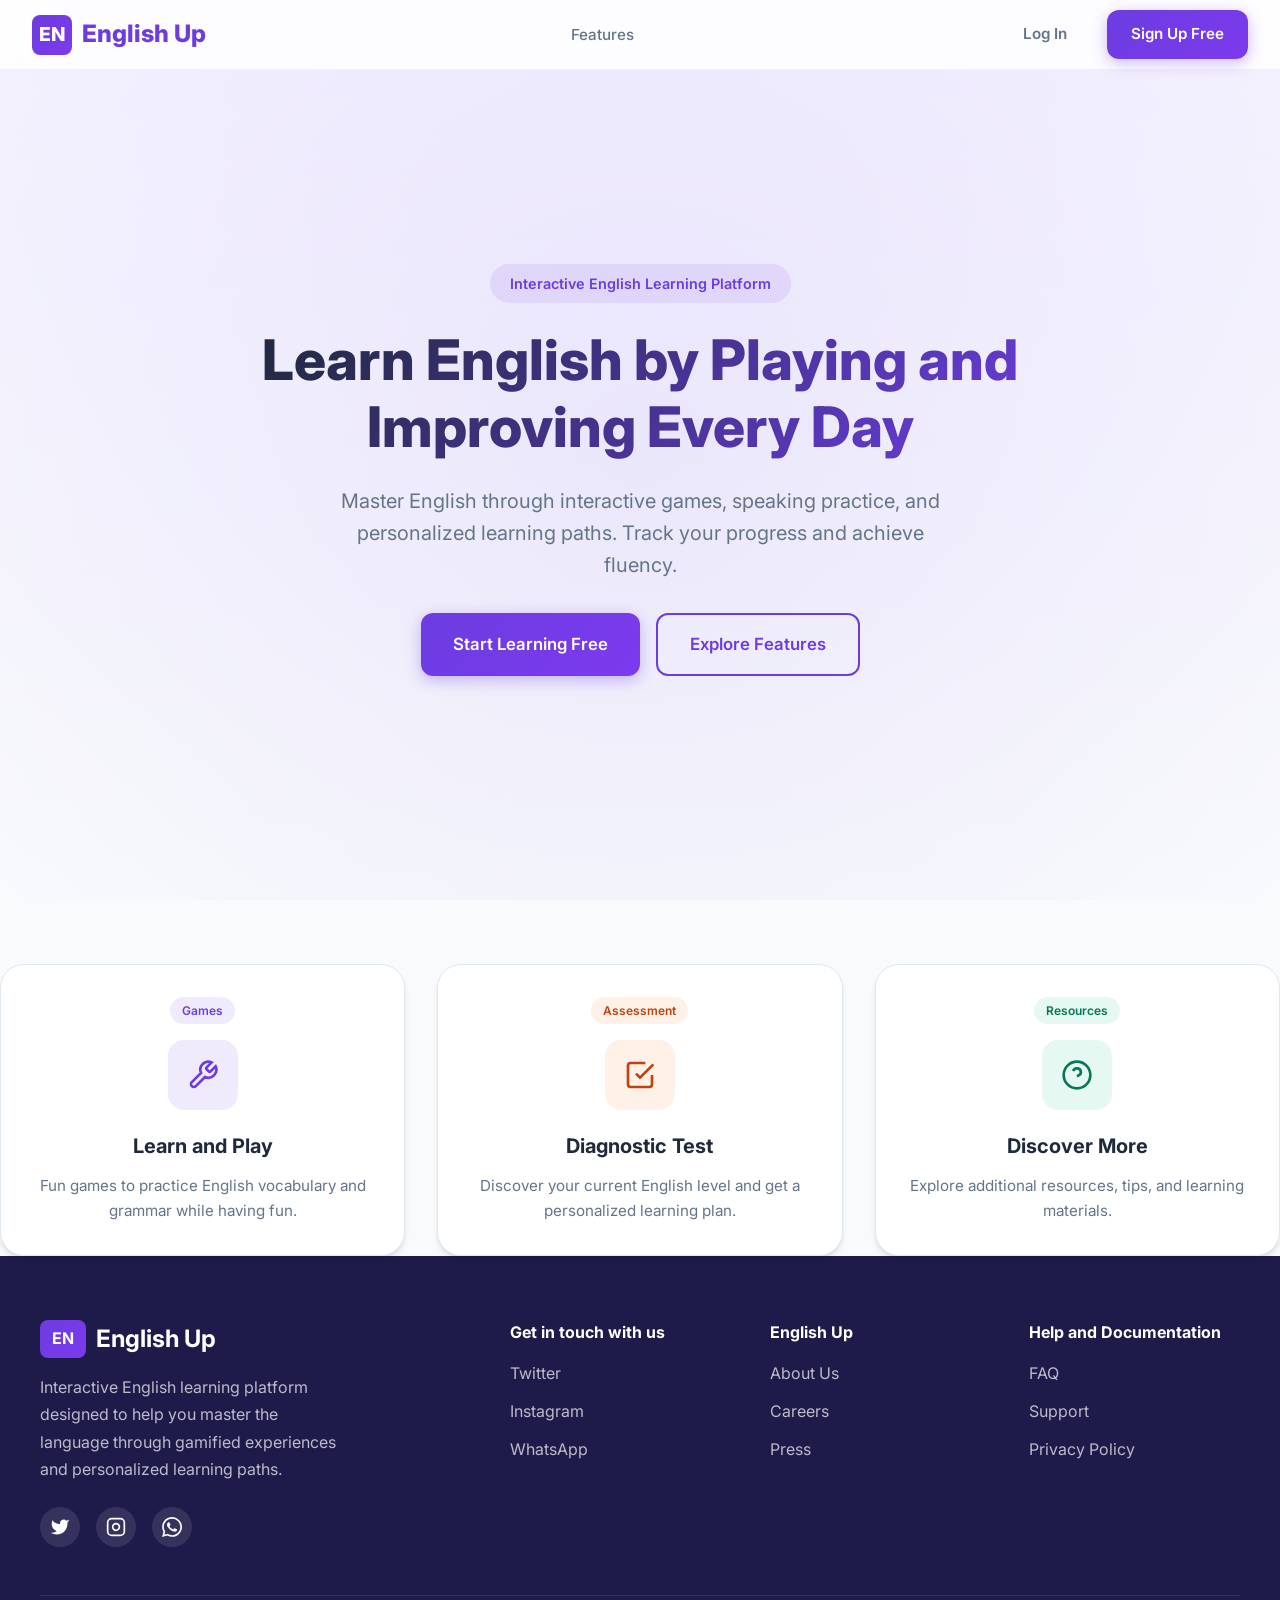
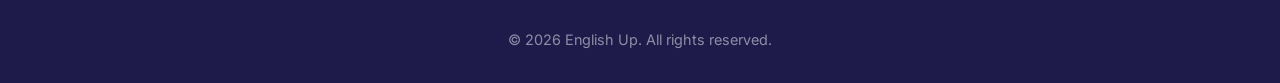
<file: index.html>
<!DOCTYPE html>
<html lang="en-US">
<head>
  <meta charset="UTF-8">
  <meta name="viewport" content="width=device-width, initial-scale=1.0">
  <title>English Up - Learn English by Playing</title>
  <link rel="preconnect" href="https://fonts.googleapis.com">
  <link rel="preconnect" href="https://fonts.gstatic.com" crossorigin>
  <link href="https://fonts.googleapis.com/css2?family=Inter:wght@400;500;600;700;800&display=swap" rel="stylesheet">
  <link rel="stylesheet" href="css/styles.css">
  <script>
    (function redirectAuthCallback() {
      const authParams = window.location.search + window.location.hash;
      const hasAuthCallback = /access_token|refresh_token|type=(signup|recovery)|error=/.test(authParams);
      if (hasAuthCallback) window.location.replace('login.html' + window.location.search + window.location.hash);
    })();
  </script></head>
<body>
  <a href="#main-content" class="skip-link">Skip to main content</a>
  <header>
  <nav class="navbar" id="navbar" aria-label="Main navigation">
    <a href="index.html" class="nav-brand">
      <span class="brand-icon" aria-hidden="true">EN</span>
      English Up
    </a>
    <ul class="nav-links">
      <li><a href="#features">Features</a></li>
    </ul>
    <div class="nav-actions">
      <a href="login.html" class="btn btn-ghost">Log In</a>
      <a href="login.html?mode=signup" class="btn btn-primary">Sign Up Free</a>
    </div>
  </nav>
  </header>

  <main id="main-content">
  <section class="hero">
    <div class="hero-content">
      <span class="hero-badge">Interactive English Learning Platform</span>
      <h1>Learn English by Playing and Improving Every Day</h1>
      <p>Master English through interactive games, speaking practice, and personalized learning paths. Track your progress and achieve fluency.</p>
      <div class="hero-buttons">
        <a href="login.html?mode=signup" class="btn btn-primary btn-lg">Start Learning Free</a>
        <a href="#features" class="btn btn-outline btn-lg">Explore Features</a>
      </div>
    </div>
  </section>

  <section class="hero-features" id="features" aria-label="Platform features">
    <div class="feature-card slide-up">
      <span class="feature-tag tag-purple">Games</span>
      <div class="feature-icon purple" aria-hidden="true">
        <svg width="32" height="32" fill="none" stroke="currentColor" stroke-width="2" viewBox="0 0 24 24"><path d="M14.7 6.3a1 1 0 0 0 0 1.4l1.6 1.6a1 1 0 0 0 1.4 0l3.77-3.77a6 6 0 0 1-7.94 7.94l-6.91 6.91a2.12 2.12 0 0 1-3-3l6.91-6.91a6 6 0 0 1 7.94-7.94l-3.76 3.76z"/></svg>
      </div>
      <h3>Learn and Play</h3>
      <p>Fun games to practice English vocabulary and grammar while having fun.</p>
    </div>
    <a href="login.html?mode=signup" class="feature-card slide-up" style="animation-delay: 0.1s; text-decoration: none; color: inherit;">
      <span class="feature-tag tag-orange">Assessment</span>
      <div class="feature-icon orange" aria-hidden="true">
        <svg width="32" height="32" fill="none" stroke="currentColor" stroke-width="2" viewBox="0 0 24 24"><path d="M9 11l3 3L22 4"/><path d="M21 12v7a2 2 0 0 1-2 2H5a2 2 0 0 1-2-2V5a2 2 0 0 1 2-2h11"/></svg>
      </div>
      <h3>Diagnostic Test</h3>
      <p>Discover your current English level and get a personalized learning plan.</p>
    </a>
    <div class="feature-card slide-up" style="animation-delay: 0.2s">
      <span class="feature-tag tag-green">Resources</span>
      <div class="feature-icon green" aria-hidden="true">
        <svg width="32" height="32" fill="none" stroke="currentColor" stroke-width="2" viewBox="0 0 24 24"><circle cx="12" cy="12" r="10"/><path d="M9.09 9a3 3 0 0 1 5.83 1c0 2-3 3-3 3"/><path d="M12 17h.01"/></svg>
      </div>
      <h3>Discover More</h3>
      <p>Explore additional resources, tips, and learning materials.</p>
    </div>
  </section>
  </main>

  <footer class="footer" id="footer" role="contentinfo">
    <div class="footer-content">
      <div class="footer-brand">
        <h3>
          <span class="brand-icon" style="background: var(--primary-gradient); color: white; padding: 6px 12px; border-radius: 8px; font-size: 1rem;" aria-hidden="true">EN</span>
          English Up
        </h3>
        <p>Interactive English learning platform designed to help you master the language through gamified experiences and personalized learning paths.</p>
        <div class="social-links">
          <span aria-hidden="true">
            <svg width="20" height="20" fill="currentColor" viewBox="0 0 24 24" aria-hidden="true"><path d="M23 3a10.9 10.9 0 0 1-3.14 1.53 4.48 4.48 0 0 0-7.86 3v1A10.66 10.66 0 0 1 3 4s-4 9 5 13a11.64 11.64 0 0 1-7 2c9 5 20 0 20-11.5a4.5 4.5 0 0 0-.08-.83A7.72 7.72 0 0 0 23 3z"/></svg>
          </span>
          <span aria-hidden="true">
            <svg width="20" height="20" fill="none" stroke="currentColor" stroke-width="2" viewBox="0 0 24 24" aria-hidden="true"><rect x="2" y="2" width="20" height="20" rx="5" ry="5"/><path d="M16 11.37A4 4 0 1 1 12.63 8 4 4 0 0 1 16 11.37z"/><line x1="17.5" y1="6.5" x2="17.51" y2="6.5"/></svg>
          </span>
          <span aria-hidden="true">
            <svg width="20" height="20" fill="currentColor" viewBox="0 0 24 24" aria-hidden="true"><path d="M17.472 14.382c-.297-.149-1.758-.867-2.03-.967-.273-.099-.471-.148-.67.15-.197.297-.767.966-.94 1.164-.173.199-.347.223-.644.075-.297-.15-1.255-.463-2.39-1.475-.883-.788-1.48-1.761-1.653-2.059-.173-.297-.018-.458.13-.606.134-.133.298-.347.446-.52.149-.174.198-.298.298-.497.099-.198.05-.371-.025-.52-.075-.149-.669-1.612-.916-2.207-.242-.579-.487-.5-.669-.51-.173-.008-.371-.01-.57-.01-.198 0-.52.074-.792.372-.272.297-1.04 1.016-1.04 2.479 0 1.462 1.065 2.875 1.213 3.074.149.198 2.096 3.2 5.077 4.487.709.306 1.262.489 1.694.625.712.227 1.36.195 1.871.118.571-.085 1.758-.719 2.006-1.413.248-.694.248-1.289.173-1.413-.074-.124-.272-.198-.57-.347m-5.421 7.403h-.004a9.87 9.87 0 01-5.031-1.378l-.361-.214-3.741.982.998-3.648-.235-.374a9.86 9.86 0 01-1.51-5.26c.001-5.45 4.436-9.884 9.888-9.884 2.64 0 5.122 1.03 6.988 2.898a9.825 9.825 0 012.893 6.994c-.003 5.45-4.437 9.884-9.885 9.884m8.413-18.297A11.815 11.815 0 0012.05 0C5.495 0 .16 5.335.157 11.892c0 2.096.547 4.142 1.588 5.945L.057 24l6.305-1.654a11.882 11.882 0 005.683 1.448h.005c6.554 0 11.89-5.335 11.893-11.893a11.821 11.821 0 00-3.48-8.413z"/></svg>
          </span>
        </div>
      </div>
      <div class="footer-links">
        <h4>Get in touch with us</h4>
        <ul>
          <li><span>Twitter</span></li>
          <li><span>Instagram</span></li>
          <li><span>WhatsApp</span></li>
        </ul>
      </div>
      <div class="footer-links">
        <h4>English Up</h4>
        <ul>
          <li><span>About Us</span></li>
          <li><span>Careers</span></li>
          <li><span>Press</span></li>
        </ul>
      </div>
      <div class="footer-links">
        <h4>Help and Documentation</h4>
        <ul>
          <li><span>FAQ</span></li>
          <li><span>Support</span></li>
          <li><span>Privacy Policy</span></li>
        </ul>
      </div>
    </div>
    <div class="footer-bottom">
      <p>&copy; <script>document.write(new Date().getFullYear())</script> English Up. All rights reserved.</p>
    </div>
  </footer>

  <script src="js/supabase.js"></script>
  <script src="js/supabase-config.js"></script>
  <script src="js/main.js"></script>
</body>
</html>
</file>
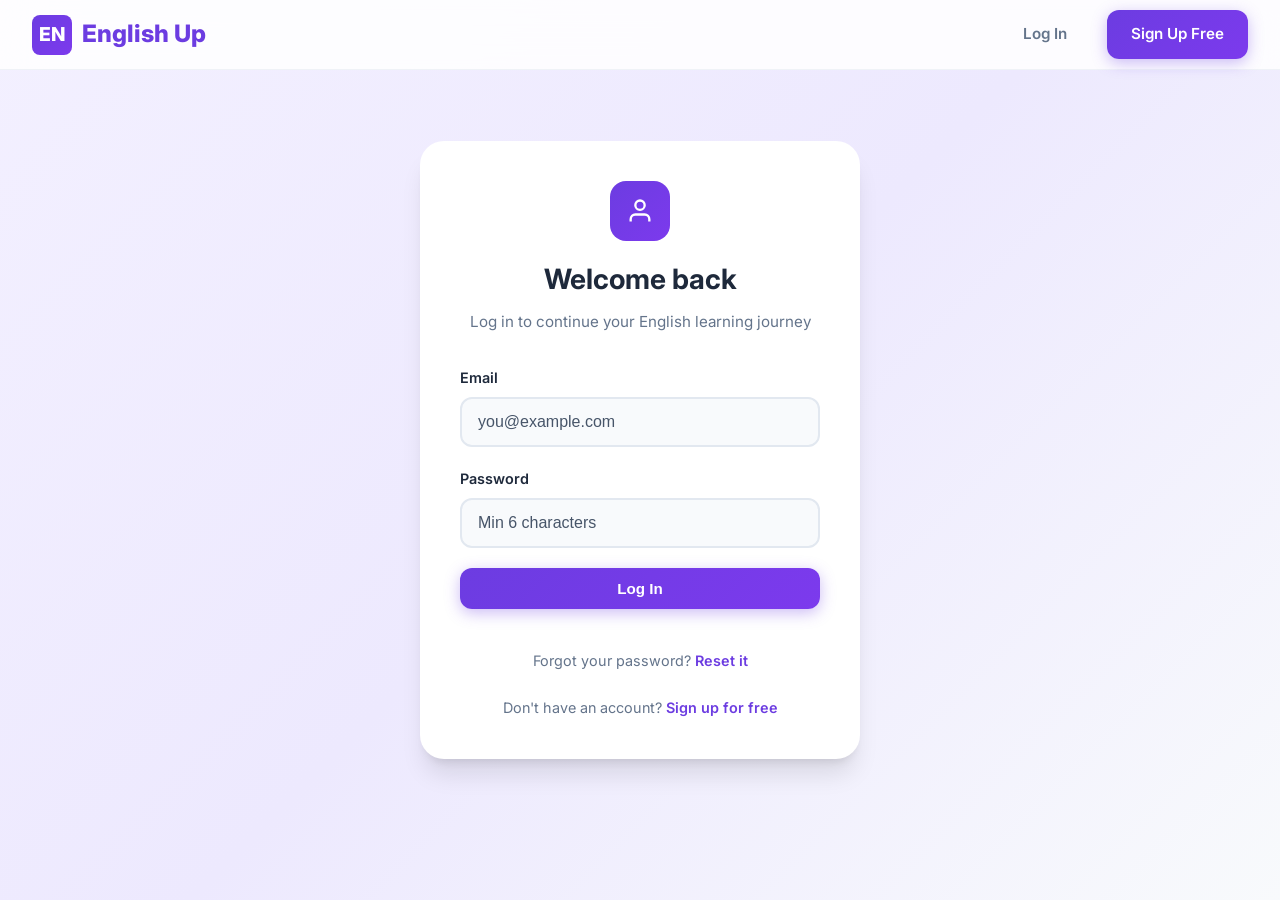
<file: activities.html>
<!DOCTYPE html>
<html lang="en-US">
<head>
  <meta charset="UTF-8">
  <meta name="viewport" content="width=device-width, initial-scale=1.0">
  <title>Activities - English Up</title>
  <link rel="preconnect" href="https://fonts.googleapis.com">
  <link rel="preconnect" href="https://fonts.gstatic.com" crossorigin>
  <link href="https://fonts.googleapis.com/css2?family=Inter:wght@400;500;600;700;800&display=swap" rel="stylesheet">
  <link rel="stylesheet" href="css/styles.css">
</head>
<body data-managed-page-focus>
  <a href="#main-content" class="skip-link">Skip to main content</a>
  <header>
  <nav class="navbar" id="navbar" aria-label="Main navigation">
    <a href="index.html" class="nav-brand">
      <span class="brand-icon" aria-hidden="true">EN</span>
      English Up
    </a>
    <ul class="nav-links">
      <li><a href="dashboard.html">Home</a></li>
      <li><a href="activities.html" class="active" aria-current="page">Activities</a></li>
      <li><a href="progress.html">Progress</a></li>
      <li><a href="speaking.html">Speaking</a></li>
      <li><a href="grammar.html">Writing</a></li>
      <li><a href="reading.html">Reading</a></li>
    </ul>
    <div class="nav-actions">
      <div class="nav-user" id="userMenu" aria-labelledby="userName">
        <div class="nav-user-avatar" id="userAvatar" aria-hidden="true">--</div>
        <span id="userName">Loading...</span>
      </div>
      <button class="btn btn-ghost btn-sm" onclick="handleLogout()" aria-label="Log out">
        <svg width="18" height="18" fill="none" stroke="currentColor" stroke-width="2" viewBox="0 0 24 24" aria-hidden="true"><path d="M9 21H5a2 2 0 0 1-2-2V5a2 2 0 0 1 2-2h4"/><polyline points="16 17 21 12 16 7"/><line x1="21" y1="12" x2="9" y2="12"/></svg>
      </button>
    </div>
  </nav>
  </header>

  <main id="main-content">
  <div class="activities-page">
    <div class="activities-container">
      <aside class="sidebar" aria-label="Module navigation">
        <p class="sidebar-title" id="modules-nav-title">Modules</p>
        <ul class="sidebar-menu" aria-labelledby="modules-nav-title">
          <li><a href="#" class="active" data-module="grammar" onclick="loadModule('grammar', this); return false;" aria-current="page">
            <svg width="18" height="18" fill="none" stroke="currentColor" stroke-width="2" viewBox="0 0 24 24" aria-hidden="true"><rect x="3" y="3" width="18" height="18" rx="2" ry="2"/><line x1="3" y1="9" x2="21" y2="9"/><line x1="9" y1="21" x2="9" y2="9"/></svg>
            Grammar
          </a></li>
          <li><a href="#" data-module="vocabulary" onclick="loadModule('vocabulary', this); return false;">
            <svg width="18" height="18" fill="none" stroke="currentColor" stroke-width="2" viewBox="0 0 24 24" aria-hidden="true"><path d="M4 19.5A2.5 2.5 0 0 1 6.5 17H20"/><path d="M6.5 2H20v20H6.5A2.5 2.5 0 0 1 4 19.5v-15A2.5 2.5 0 0 1 6.5 2z"/></svg>
            Vocabulary
          </a></li>
          <li><a href="#" data-module="writing" onclick="loadModule('writing', this); return false;">
            <svg width="18" height="18" fill="none" stroke="currentColor" stroke-width="2" viewBox="0 0 24 24" aria-hidden="true"><path d="M11 4H4a2 2 0 0 0-2 2v14a2 2 0 0 0 2 2h14a2 2 0 0 0 2-2v-7"/><path d="M18.5 2.5a2.121 2.121 0 0 1 3 3L12 15l-4 1 1-4 9.5-9.5z"/></svg>
            Writing
          </a></li>
        </ul>
      </aside>

      <div class="activity-main">
        <div class="activity-header">
          <h1 id="moduleTitle" tabindex="0">Grammar Exercises</h1>
          <span style="color: var(--text-secondary);" id="questionCounter" tabindex="0">Question 1 of 0</span>
        </div>

        <div class="activity-content" id="exerciseContent">
          <div style="text-align: center; padding: 3rem; color: var(--text-secondary);">
            <p>Loading exercises...</p>
          </div>
        </div>

        <div class="stats-sidebar" aria-label="Session statistics">
          <h3>
            <svg width="20" height="20" fill="none" stroke="currentColor" stroke-width="2" viewBox="0 0 24 24" aria-hidden="true"><path d="M18 20V10M12 20V4M6 20v-6"/></svg>
            Stats
          </h3>
          <div class="stat-row">
            <span class="stat-label">Correct Answers</span>
            <span class="stat-number green" id="correctCount">0</span>
          </div>
          <div class="stat-row">
            <span class="stat-label">Incorrect Answers</span>
            <span class="stat-number red" id="incorrectCount">0</span>
          </div>
          <div class="stat-row">
            <span class="stat-label">Practice Grade</span>
            <span class="stat-number" style="color: var(--primary);" id="practiceGrade">--</span>
          </div>
        </div>
      </div>
    </div>
  </main>

  <script src="js/supabase.js"></script>
  <script src="js/supabase-config.js"></script>
  <script src="js/main.js"></script>
  <script>
    let currentUser = null;
    let currentModule = 'grammar';
    let exercises = [];
    let currentIndex = 0;
    let correctAnswers = 0;
    let incorrectAnswers = 0;
    let userLevel = 'A1';
    let hasRenderedInitialExercise = false;

    async function init() {
      currentUser = await getUser();
      if (!currentUser) {
        window.location.href = 'login.html';
        return;
      }

      const diagnosticDone = await hasCompletedDiagnostic(currentUser.id);
      if (!diagnosticDone) {
        window.location.href = 'diagnostic.html';
        return;
      }

      let profile = await getProfile(currentUser.id);
      if (!profile) {
        profile = { full_name: currentUser.email, level: 'A1', streak: 0, total_exercises: 0, accuracy: 0 };
      }
      const initials = profile.full_name ? profile.full_name.split(' ').map(n => n[0]).join('').toUpperCase() : currentUser.email[0].toUpperCase();
      document.getElementById('userAvatar').textContent = initials;
      document.getElementById('userName').textContent = profile.full_name || currentUser.email;
      userLevel = profile.level || 'A1';

      const params = new URLSearchParams(window.location.search);
      const moduleParam = params.get('module');
      if (moduleParam) currentModule = moduleParam;

      document.querySelectorAll('.sidebar-menu a').forEach(a => {
        a.classList.remove('active');
        a.removeAttribute('aria-current');
      });
      const activeModuleLink = document.querySelector(`[data-module="${currentModule}"]`);
      activeModuleLink?.classList.add('active');
      activeModuleLink?.setAttribute('aria-current', 'page');
      await loadModule(currentModule);
    }

    async function loadModule(module, el) {
      if (el) {
        document.querySelectorAll('.sidebar-menu a').forEach(a => {
          a.classList.remove('active');
          a.removeAttribute('aria-current');
        });
        el.classList.add('active');
        el.setAttribute('aria-current', 'page');
      }
      currentModule = module;
      currentIndex = 0;
      correctAnswers = 0;
      incorrectAnswers = 0;
      updateStats();

      const titles = { grammar: 'Grammar Exercises', vocabulary: 'Vocabulary Exercises', writing: 'Writing Exercises' };
      document.getElementById('moduleTitle').textContent = titles[module] || 'Exercises';

      try {
        exercises = await getExercises(module, userLevel);
        if (exercises.length === 0) {
          document.getElementById('exerciseContent').innerHTML = '<div style="text-align:center;padding:3rem;color:var(--text-secondary);"><p>No exercises available yet for this module.</p></div>';
          document.getElementById('questionCounter').textContent = 'No exercises';
          return;
        }
        renderExercise();
      } catch (error) {
        console.error('Error loading exercises:', error);
      }
    }

    function renderExercise() {
      if (currentIndex >= exercises.length) {
        showResults();
        return;
      }

      const ex = exercises[currentIndex];
      const options = ex.options || [];
      document.getElementById('questionCounter').textContent = `Question ${currentIndex + 1} of ${exercises.length}`;

      let optionsHtml = '';
      if (options.length > 0) {
        optionsHtml = '<div class="options-list" aria-label="Answer choices">' + options.map((opt, i) =>
          `<button type="button" class="option-item" aria-pressed="false" data-value="${opt}" onclick="selectOption(this, '${opt.replace(/'/g, "\\'")}')">
            <div class="option-radio" aria-hidden="true"></div>
            <span class="option-text">${opt}</span>
          </button>`
        ).join('') + '</div>';
      }

      document.getElementById('exerciseContent').innerHTML = `
        <div class="question-card fade-in">
          <div class="question-number" id="activityQuestionNumber" tabindex="0">Question ${currentIndex + 1} of ${exercises.length}</div>
          <div class="question-text" tabindex="0">${ex.question}</div>
          ${optionsHtml}
        </div>
        <div id="feedbackArea" role="status" aria-live="polite" aria-atomic="true"></div>
        <div style="display: flex; gap: 1rem; margin-top: 1.5rem;">
          <button class="btn btn-ghost" onclick="prevExercise()" ${currentIndex === 0 ? 'disabled' : ''} style="flex:1;">
            <svg width="18" height="18" fill="none" stroke="currentColor" stroke-width="2" viewBox="0 0 24 24"><path d="M19 12H5M12 19l-7-7 7-7"/></svg>
            Previous
          </button>
          <button class="btn btn-primary" id="checkBtn" onclick="checkAnswer()" style="flex:2;">
            Check Answer
          </button>
        </div>
      `;

      if (!hasRenderedInitialExercise) {
        document.getElementById('moduleTitle')?.focus();
        hasRenderedInitialExercise = true;
      } else {
        document.getElementById('activityQuestionNumber')?.focus();
      }
    }

    function selectOption(el, value) {
      document.querySelectorAll('.option-item').forEach(o => {
        o.classList.remove('selected');
        o.setAttribute('aria-pressed', 'false');
      });
      el.classList.add('selected');
      el.setAttribute('aria-pressed', 'true');
    }

    async function checkAnswer() {
      const selected = document.querySelector('.option-item.selected');
      if (!selected) {
        document.getElementById('feedbackArea').textContent = 'Select an answer before checking.';
        return;
      }

      const ex = exercises[currentIndex];
      const answer = selected.dataset.value;
      const isCorrect = answer === ex.correct_answer;

      document.querySelectorAll('.option-item').forEach(opt => {
        opt.disabled = true;
        if (opt.dataset.value === ex.correct_answer) opt.classList.add('correct');
        else if (opt.classList.contains('selected') && !isCorrect) opt.classList.add('incorrect');
      });

      if (isCorrect) correctAnswers++;
      else incorrectAnswers++;

      try {
        await saveProgress(currentUser.id, ex.id, isCorrect, answer);
        await updateStreak(currentUser.id);
      } catch(e) { console.error(e); }

      const feedbackArea = document.getElementById('feedbackArea');
      feedbackArea.innerHTML = `
        <div class="feedback-box ${isCorrect ? 'correct' : 'incorrect'}" style="margin-top:1rem;" role="status" aria-live="polite">
          <div class="feedback-title">
            <svg width="20" height="20" fill="currentColor" viewBox="0 0 24 24">${isCorrect
              ? '<path d="M22 11.08V12a10 10 0 1 1-5.93-9.14"/><polyline points="22 4 12 14.01 9 11.01"/>'
              : '<circle cx="12" cy="12" r="10"/><line x1="15" y1="9" x2="9" y2="15"/><line x1="9" y1="9" x2="15" y2="15"/>'}
            </svg>
            ${isCorrect ? 'Correct!' : 'Incorrect'}
          </div>
          <p class="feedback-text">${ex.explanation || (isCorrect ? 'Well done!' : 'The correct answer is: ' + ex.correct_answer)}</p>
        </div>
      `;

      document.getElementById('checkBtn').textContent = 'Next Exercise';
      document.getElementById('checkBtn').onclick = nextExercise;

      updateStats();
    }

    function nextExercise() {
      currentIndex++;
      renderExercise();
    }

    function prevExercise() {
      if (currentIndex > 0) {
        currentIndex--;
        renderExercise();
      }
    }

    function updateStats() {
      document.getElementById('correctCount').textContent = correctAnswers;
      document.getElementById('incorrectCount').textContent = incorrectAnswers;
      const total = correctAnswers + incorrectAnswers;
      if (total > 0) {
        const grade = correctAnswers / total >= 0.9 ? 'A+' : correctAnswers / total >= 0.8 ? 'A' : correctAnswers / total >= 0.7 ? 'B' : correctAnswers / total >= 0.6 ? 'C' : 'D';
        document.getElementById('practiceGrade').textContent = grade;
      }
    }

    function showResults() {
      const percentage = exercises.length > 0 ? Math.round((correctAnswers / exercises.length) * 100) : 0;
      saveScore(currentUser.id, correctAnswers, exercises.length, currentModule).catch(console.error);

      document.getElementById('exerciseContent').innerHTML = `
        <div class="question-card fade-in" style="text-align:center;">
          <div style="font-size:4rem;margin-bottom:1rem;">${percentage >= 70 ? '🎉' : '📚'}</div>
          <h2 id="activityResultsTitle" tabindex="-1" style="margin-bottom:1rem;">Module Complete!</h2>
          <div class="stat-value green" style="font-size:3rem;margin-bottom:1rem;">${percentage}%</div>
          <p style="color:var(--text-secondary);margin-bottom:2rem;">You got ${correctAnswers} out of ${exercises.length} correct</p>
          <div style="display:flex;gap:1rem;justify-content:center;">
            <button class="btn btn-outline" onclick="loadModule('${currentModule}')">Try Again</button>
            <a href="dashboard.html" class="btn btn-primary">Back to Dashboard</a>
          </div>
        </div>
      `;
      document.getElementById('questionCounter').textContent = 'Complete!';
      document.getElementById('activityResultsTitle')?.focus();
    }

    async function handleLogout() {
      await signOut();
      window.location.href = 'index.html';
    }

    init();
  </script>
</body>
</html>
</file>
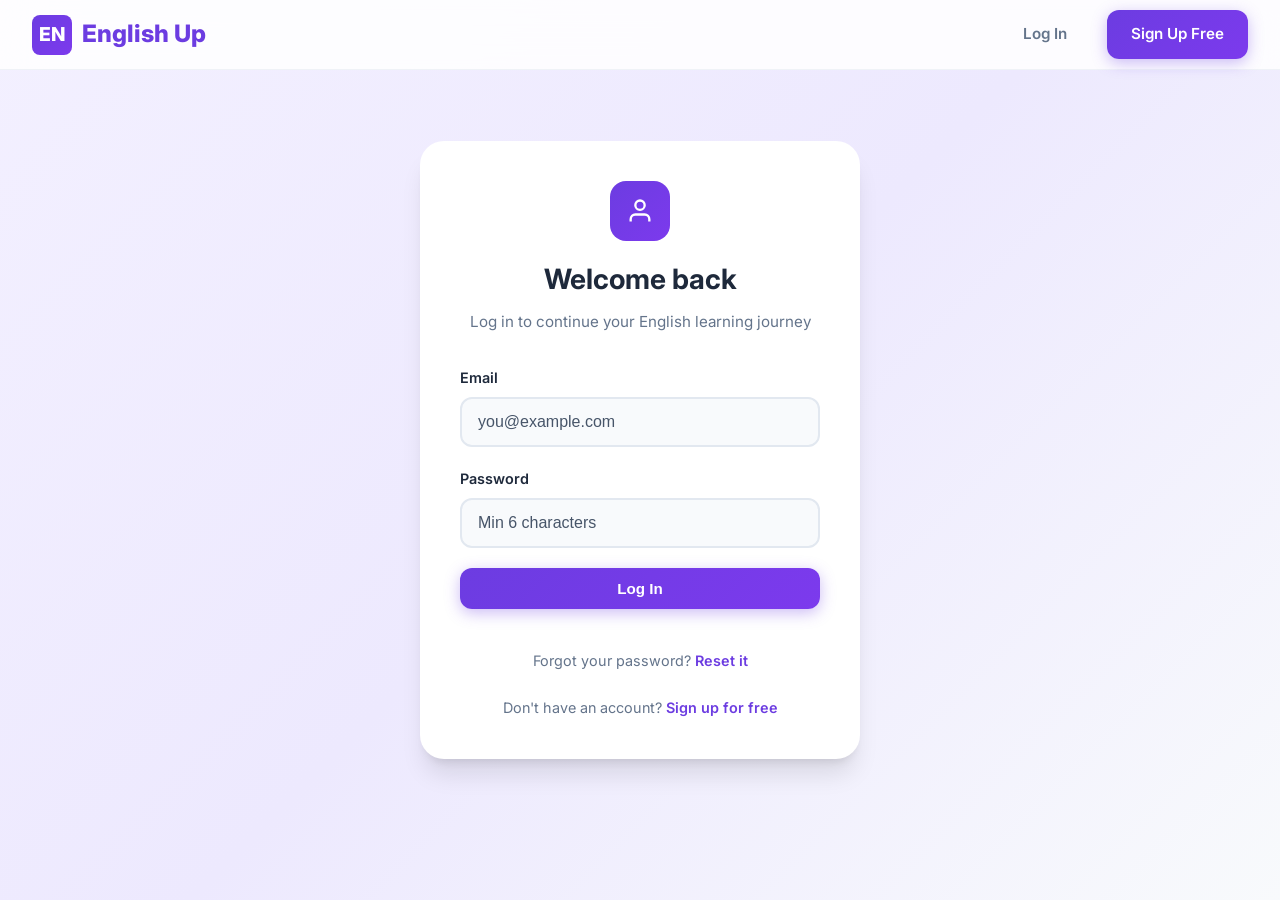
<file: dashboard.html>
<!DOCTYPE html>
<html lang="en-US">
<head>
  <meta charset="UTF-8">
  <meta name="viewport" content="width=device-width, initial-scale=1.0">
  <title>Dashboard - English Up</title>
  <link rel="preconnect" href="https://fonts.googleapis.com">
  <link rel="preconnect" href="https://fonts.gstatic.com" crossorigin>
  <link href="https://fonts.googleapis.com/css2?family=Inter:wght@400;500;600;700;800&display=swap" rel="stylesheet">
  <link rel="stylesheet" href="css/styles.css">
</head>
<body>
<a href="#main-content" class="skip-link">Skip to main content</a>
<header>
  <nav class="navbar" id="navbar" aria-label="Main navigation">
    <a href="index.html" class="nav-brand">
      <span class="brand-icon" aria-hidden="true">EN</span>
      English Up
    </a>
    <ul class="nav-links">
      <li><a href="dashboard.html" class="active" aria-current="page">Home</a></li>
      <li><a href="activities.html">Activities</a></li>
      <li><a href="progress.html">Progress</a></li>
      <li><a href="speaking.html">Speaking</a></li>
      <li><a href="grammar.html">Writing</a></li>
      <li><a href="reading.html">Reading</a></li>
    </ul>
    <div class="nav-actions">
      <div class="nav-user" id="userMenu" aria-labelledby="userName">
        <div class="nav-user-avatar" id="userAvatar" aria-hidden="true">--</div>
        <span id="userName">Loading...</span>
      </div>
      <button class="btn btn-ghost btn-sm" onclick="handleLogout()" aria-label="Log out">
        <svg width="18" height="18" fill="none" stroke="currentColor" stroke-width="2" viewBox="0 0 24 24" aria-hidden="true"><path d="M9 21H5a2 2 0 0 1-2-2V5a2 2 0 0 1 2-2h4"/><polyline points="16 17 21 12 16 7"/><line x1="21" y1="12" x2="9" y2="12"/></svg>
      </button>
    </div>
  </nav>
</header>

<main id="main-content" tabindex="-1">

  <div class="dashboard">
    <div class="dashboard-header">
      <h1>Welcome <span id="welcomeName">User</span></h1>
      <p>Keep learning by your side</p>
    </div>

    <div class="dashboard-content">
      <p class="section-title" id="modules-heading" role="heading" aria-level="2">Learn and Play</p>
      <div class="modules-grid" role="region" aria-labelledby="modules-heading">
        <a href="activities.html?module=grammar" class="module-card learn" style="text-decoration: none;">
          <div class="module-icon purple" aria-hidden="true">
            <svg width="24" height="24" fill="none" stroke="currentColor" stroke-width="2" viewBox="0 0 24 24"><polygon points="5 3 19 12 5 21 5 3"/></svg>
          </div>
          <h3>Learn & Play</h3>
          <p>Practice vocabulary and grammar through interactive exercises.</p>
          <div class="module-progress">
            <div class="progress-bar" role="progressbar" aria-valuenow="0" aria-valuemin="0" aria-valuemax="100" aria-label="Grammar progress">
              <div class="progress-fill" id="grammarProgress" style="width: 0%"></div>
            </div>
            <div class="progress-text">
              <span id="grammarText">Loading...</span>
              <span id="grammarPercent">0%</span>
            </div>
          </div>
        </a>

        <a href="speaking.html" class="module-card speaking" style="text-decoration: none; color: inherit;">
          <div class="module-icon green" aria-hidden="true">
            <svg width="24" height="24" fill="none" stroke="currentColor" stroke-width="2" viewBox="0 0 24 24"><path d="M12 1a3 3 0 0 0-3 3v8a3 3 0 0 0 6 0V4a3 3 0 0 0-3-3z"/><path d="M19 10v2a7 7 0 0 1-14 0v-2"/><line x1="12" y1="19" x2="12" y2="23"/><line x1="8" y1="23" x2="16" y2="23"/></svg>
          </div>
          <h3>Speaking</h3>
          <p>Improve your pronunciation with AI-powered feedback.</p>
          <div class="module-progress">
            <div class="progress-bar" role="progressbar" aria-valuenow="0" aria-valuemin="0" aria-valuemax="100" aria-label="Speaking progress">
              <div class="progress-fill green" id="speakingProgress" style="width: 0%"></div>
            </div>
            <div class="progress-text">
              <span id="speakingText">Loading...</span>
              <span id="speakingPercent">0%</span>
            </div>
          </div>
        </a>

        <a href="activities.html?module=vocabulary" class="module-card writing" style="text-decoration: none; color: inherit;">
          <div class="module-icon yellow" aria-hidden="true">
            <svg width="24" height="24" fill="none" stroke="currentColor" stroke-width="2" viewBox="0 0 24 24"><path d="M11 4H4a2 2 0 0 0-2 2v14a2 2 0 0 0 2 2h14a2 2 0 0 0 2-2v-7"/><path d="M18.5 2.5a2.121 2.121 0 0 1 3 3L12 15l-4 1 1-4 9.5-9.5z"/></svg>
          </div>
          <h3>Vocabulary</h3>
          <p>Build your vocabulary with fun exercises and quizzes.</p>
          <div class="module-progress">
            <div class="progress-bar" role="progressbar" aria-valuenow="0" aria-valuemin="0" aria-valuemax="100" aria-label="Vocabulary progress">
              <div class="progress-fill yellow" id="vocabProgress" style="width: 0%"></div>
            </div>
            <div class="progress-text">
              <span id="vocabText">Loading...</span>
              <span id="vocabPercent">0%</span>
            </div>
          </div>
        </a>

        <a href="activities.html?module=writing" class="module-card challenge" style="text-decoration: none; color: inherit;">
          <div class="module-icon red" aria-hidden="true">
            <svg width="24" height="24" fill="none" stroke="currentColor" stroke-width="2" viewBox="0 0 24 24"><polygon points="13 2 3 14 12 14 11 22 21 10 12 10 13 2"/></svg>
          </div>
          <h3>Writing</h3>
          <p>Practice writing skills with guided exercises.</p>
          <div class="module-progress">
            <div class="progress-bar" role="progressbar" aria-valuenow="0" aria-valuemin="0" aria-valuemax="100" aria-label="Writing progress">
              <div class="progress-fill red" id="writingProgress" style="width: 0%"></div>
            </div>
            <div class="progress-text">
              <span id="writingText">Loading...</span>
              <span id="writingPercent">0%</span>
            </div>
          </div>
        </a>

        <a href="reading.html" class="module-card" style="text-decoration: none; color: inherit; border: 1px solid var(--border);">
          <div class="module-icon orange" aria-hidden="true">
            <svg width="24" height="24" fill="none" stroke="currentColor" stroke-width="2" viewBox="0 0 24 24"><path d="M4 19.5A2.5 2.5 0 0 1 6.5 17H20"/><path d="M6.5 2H20v20H6.5A2.5 2.5 0 0 1 4 19.5v-15A2.5 2.5 0 0 1 6.5 2z"/></svg>
          </div>
          <h3>Reading</h3>
          <p>Practice reading comprehension with passages.</p>
          <div class="module-progress">
            <div class="progress-bar" role="progressbar" aria-valuenow="0" aria-valuemin="0" aria-valuemax="100" aria-label="Reading progress">
              <div class="progress-fill" id="readingProgress" style="width: 0%"></div>
            </div>
            <div class="progress-text">
              <span id="readingText">0 exercises done</span>
              <span id="readingPercent">0%</span>
            </div>
          </div>
        </a>
      </div>

      <div class="challenge-banner">
        <div class="challenge-info" tabindex="0" aria-labelledby="challengeTitle" aria-describedby="challengeDescription">
          <h3 id="challengeTitle">
            <svg width="24" height="24" fill="currentColor" viewBox="0 0 24 24" aria-hidden="true"><polygon points="13 2 3 14 12 14 11 22 21 10 12 10 13 2"/></svg>
            Challenge of the Day
          </h3>
          <p id="challengeDescription">Test your skills with today's special challenge and earn bonus points!</p>
        </div>
        <div>
          <div class="challenge-timer" id="challengeTimer" tabindex="0">
            <svg width="16" height="16" fill="none" stroke="currentColor" stroke-width="2" viewBox="0 0 24 24" aria-hidden="true"><circle cx="12" cy="12" r="10"/><polyline points="12 6 12 12 16 14"/></svg>
            Expires in 14h 32m
          </div>
          <a href="activities.html?module=grammar" class="btn btn-secondary btn-sm" style="margin-top: 0.5rem;">Accept Challenge</a>
        </div>
      </div>

      <p class="section-title" id="stats-heading" role="heading" aria-level="2" tabindex="0">Your Stats</p>
      <div class="stats-row">
        <div class="stat-card" tabindex="0" aria-labelledby="accuracyHeading" aria-describedby="statAccuracy">
          <h4 id="accuracyHeading" role="heading" aria-level="3">Overall Accuracy</h4>
          <div class="stat-value green" id="statAccuracy">0%</div>
        </div>
        <div class="stat-card" tabindex="0" aria-labelledby="exercisesHeading" aria-describedby="statExercises">
          <h4 id="exercisesHeading" role="heading" aria-level="3">Exercises Done</h4>
          <div class="stat-value" id="statExercises">0</div>
        </div>
        <div class="stat-card" tabindex="0" aria-labelledby="levelHeading" aria-describedby="statLevel">
          <h4 id="levelHeading" role="heading" aria-level="3">Current Level</h4>
          <div class="stat-value orange" id="statLevel">A1</div>
        </div>
      </div>

      <p class="section-title" id="streak-heading" role="heading" aria-level="2" tabindex="0">Daily Streak</p>
      <div class="streak-section">
        <div class="streak-header">
          <h3 tabindex="0">
            <svg width="20" height="20" fill="currentColor" viewBox="0 0 24 24" aria-hidden="true"><path d="M13 2L3 14h9l-1 8 10-12h-9l1-8z"/></svg>
            <span id="streakText">0-day streak</span> — keep it going!
          </h3>
        </div>
        <div class="streak-days" id="streakDays" role="list" aria-label="Activity during the last seven days">
          <!-- Filled by JS -->
        </div>
      </div>
    </div>
  </div>
</main>

<script src="js/supabase.js"></script>
<script src="js/supabase-config.js"></script>
<script src="js/main.js"></script>
<script>
  async function waitForUser(maxAttempts = 5, delayMs = 150) {
    for (let attempt = 0; attempt < maxAttempts; attempt++) {
      const session = await getSession().catch(() => null);
      if (session?.user) return session.user;
      const user = await getUser().catch(() => null);
      if (user) return user;
      await new Promise(resolve => setTimeout(resolve, delayMs));
    }
    return null;
  }

  async function loadDashboard() {
    const user = await waitForUser();
    if (!user) {
      window.location.replace('login.html');
      return;
    }

    try {
      const diagnosticDone = await hasCompletedDiagnostic(user.id);
      if (!diagnosticDone) {
        window.location.replace('diagnostic.html');
        return;
      }

      let profile = await getProfile(user.id);
      if (!profile) {
        profile = { full_name: user.email, level: 'A1', streak: 0, total_exercises: 0, accuracy: 0 };
      }
      const initials = profile.full_name ? profile.full_name.split(' ').map(n => n[0]).join('').toUpperCase() : user.email[0].toUpperCase();

      document.getElementById('userAvatar').textContent = initials;
      document.getElementById('userName').textContent = profile.full_name || user.email;
      document.getElementById('welcomeName').textContent = profile.full_name || user.email;

      document.getElementById('statAccuracy').textContent = profile.accuracy + '%';
      document.getElementById('statExercises').textContent = profile.total_exercises;
      document.getElementById('statLevel').textContent = profile.level || 'A1';
      document.getElementById('streakText').textContent = (profile.streak || 0) + '-day streak';

      // Load module progress
      const modules = ['grammar', 'speaking', 'vocabulary', 'writing', 'reading'];
      const colors = ['', 'green', 'yellow', 'red'];
      const ids = ['grammar', 'speaking', 'vocab', 'writing', 'reading'];

      for (let i = 0; i < modules.length; i++) {
        try {
          const progress = await getModuleProgress(user.id, modules[i]);
          document.getElementById(ids[i] + 'Progress').style.width = progress.percentage + '%';
          document.getElementById(ids[i] + 'Progress').parentElement.setAttribute('aria-valuenow', progress.percentage);
          document.getElementById(ids[i] + 'Text').textContent = progress.completed + ' exercises done';
          document.getElementById(ids[i] + 'Percent').textContent = progress.percentage + '%';
        } catch(e) {
          document.getElementById(ids[i] + 'Text').textContent = '0 exercises done';
        }
      }

      // Load streak days
      const streakDates = await getStreakDays(user.id);
      const dayNames = ['Sun', 'Mon', 'Tue', 'Wed', 'Thu', 'Fri', 'Sat'];
      const streakContainer = document.getElementById('streakDays');
      streakContainer.innerHTML = '';

      for (let i = 6; i >= 0; i--) {
        const date = new Date(Date.now() - i * 86400000);
        const dateStr = date.toISOString().split('T')[0];
        const dayName = dayNames[date.getDay()];
        const isCompleted = streakDates.includes(dateStr);
        const isToday = i === 0;

        const dayEl = document.createElement('div');
        dayEl.className = 'streak-day' + (isCompleted ? ' completed' : '') + (isToday ? ' today' : '');
        dayEl.setAttribute('role', 'listitem');
        dayEl.setAttribute('tabindex', '0');
        dayEl.setAttribute('aria-label', dayName + ', day ' + (7 - i) + (isCompleted ? ', completed' : ', not completed') + (isToday ? ', today' : ''));
        dayEl.innerHTML = `<span class="day-label">${dayName}</span><span>${7 - i}</span>`;
        streakContainer.appendChild(dayEl);
      }

      if (window.announcePageContext) {
        window.announcePageContext();
      }

    } catch (error) {
      console.error('Error loading dashboard:', error);
    }
  }

  async function handleLogout() {
    await signOut();
    window.location.href = 'index.html';
  }

  loadDashboard();
</script>
</body>
</html>
</file>
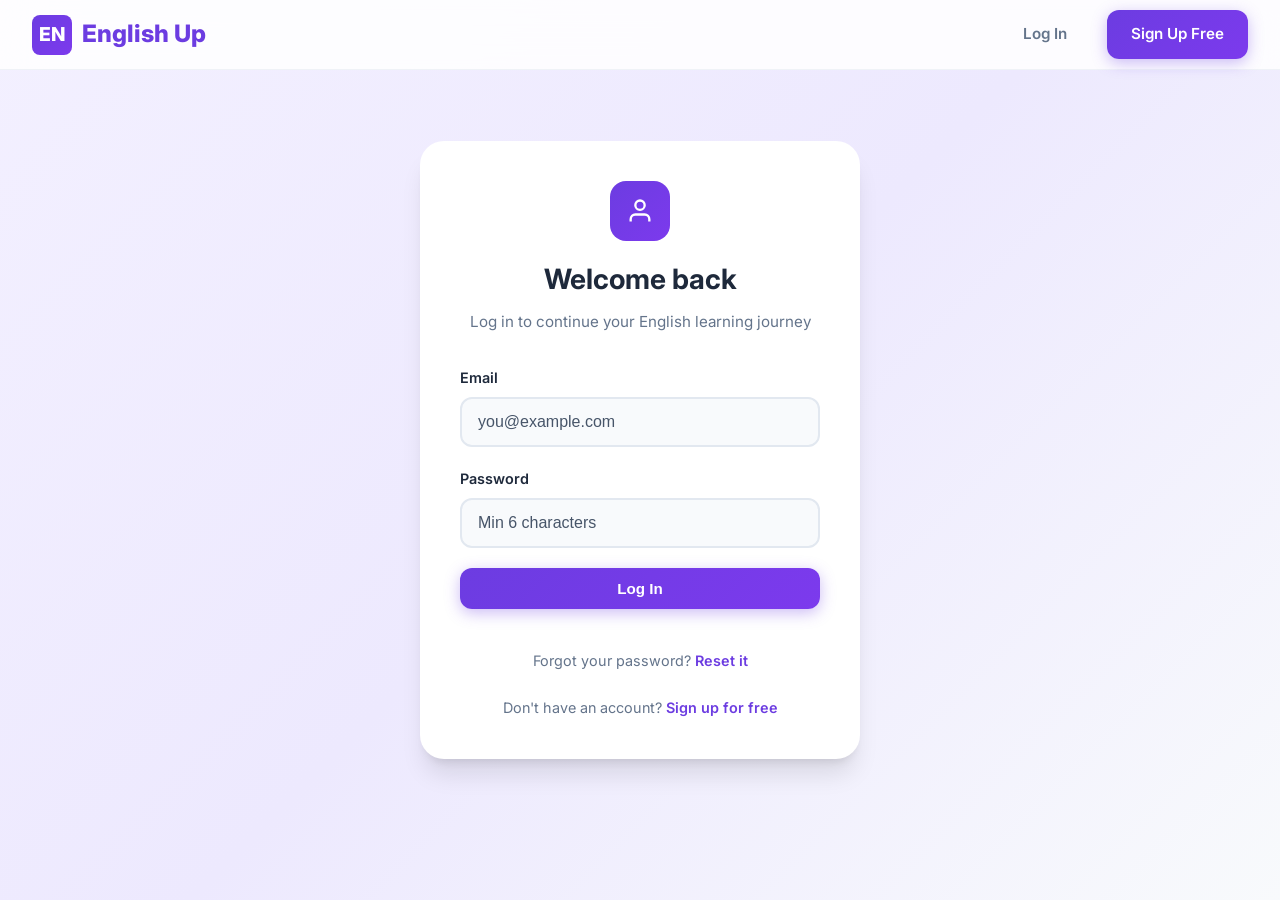
<file: diagnostic.html>
<!DOCTYPE html>
<html lang="en-US">
<head>
  <meta charset="UTF-8">
  <meta name="viewport" content="width=device-width, initial-scale=1.0">
  <title>Diagnostic Test - English Up</title>
  <link rel="preconnect" href="https://fonts.googleapis.com">
  <link rel="preconnect" href="https://fonts.gstatic.com" crossorigin>
  <link href="https://fonts.googleapis.com/css2?family=Inter:wght@400;500;600;700;800&display=swap" rel="stylesheet">
  <link rel="stylesheet" href="css/styles.css">
</head>
<body>
  <a href="#main-content" class="skip-link">Skip to main content</a>
  <header>
  <nav class="navbar" id="navbar" aria-label="Main navigation">
    <a href="index.html" class="nav-brand">
      <span class="brand-icon" aria-hidden="true">EN</span>
      English Up
    </a>
    <ul class="nav-links">
      <li><a href="dashboard.html">Home</a></li>
      <li><a href="activities.html">Activities</a></li>
      <li><a href="progress.html">Progress</a></li>
      <li><a href="speaking.html">Speaking</a></li>
      <li><a href="grammar.html">Writing</a></li>
      <li><a href="reading.html">Reading</a></li>
    </ul>
    <div class="nav-actions">
      <div class="nav-user" id="userMenu" aria-labelledby="userName">
        <div class="nav-user-avatar" id="userAvatar" aria-hidden="true">--</div>
        <span id="userName">Loading...</span>
      </div>
      <button class="btn btn-ghost btn-sm" onclick="handleLogout()" aria-label="Log out">
        <svg width="18" height="18" fill="none" stroke="currentColor" stroke-width="2" viewBox="0 0 24 24" aria-hidden="true"><path d="M9 21H5a2 2 0 0 1-2-2V5a2 2 0 0 1 2-2h4"/><polyline points="16 17 21 12 16 7"/><line x1="21" y1="12" x2="9" y2="12"/></svg>
      </button>
    </div>
  </nav>
  </header>

  <main id="main-content">
  <div class="test-page">
    <div class="test-container">
      <div class="test-header">
        <h1 id="diagnosticTitle" tabindex="0">Diagnostic Test</h1>
        <p id="diagnosticInstructions" tabindex="0">Answer all questions carefully. Your results will determine your starting level.</p>
      </div>

      <div id="diagnosticAnnounce" class="sr-only" lang="en-US" aria-live="polite" aria-atomic="true"></div>

      <div class="test-progress" id="testProgress" role="progressbar" tabindex="0" aria-valuenow="0" aria-valuemin="0" aria-valuemax="100" aria-label="Test progress">
        <div class="test-progress-bar">
          <div class="test-progress-fill" id="testProgressFill" style="width: 0%"></div>
        </div>
        <span class="test-progress-text" id="testProgressText">0/0</span>
      </div>

      <div id="questionContainer" lang="en-US">
        <div style="text-align: center; padding: 3rem; color: var(--text-secondary);">
          <p>Loading diagnostic questions...</p>
        </div>
      </div>

      <div class="question-nav">
        <button class="btn btn-ghost" id="prevBtn" onclick="prevQuestion()" disabled aria-label="Previous question">
          <svg width="20" height="20" fill="none" stroke="currentColor" stroke-width="2" viewBox="0 0 24 24" aria-hidden="true"><path d="M19 12H5M12 19l-7-7 7-7"/></svg>
          Previous
        </button>
        <button class="btn btn-primary" id="nextBtn" onclick="nextQuestion()" aria-label="Next question">
          Next question
          <svg width="20" height="20" fill="none" stroke="currentColor" stroke-width="2" viewBox="0 0 24 24" aria-hidden="true"><path d="M5 12h14M12 5l7 7-7 7"/></svg>
        </button>
      </div>
    </div>
  </div>
  </main>

  <script src="js/supabase.js"></script>
  <script src="js/supabase-config.js"></script>
  <script src="js/main.js"></script>
  <script>
    let currentUser = null;
    let questions = [];
    let currentQuestion = 0;
    let hasPositionedInitialFocus = false;
    let answers = {};
    let correctCount = 0;

    async function init() {
      currentUser = await getUser();
      if (!currentUser) {
        window.location.href = 'login.html';
        return;
      }

      let profile = await getProfile(currentUser.id);
      if (!profile) {
        profile = { full_name: currentUser.email, level: 'A1', streak: 0, total_exercises: 0, accuracy: 0 };
      }
      const initials = profile.full_name ? profile.full_name.split(' ').map(n => n[0]).join('').toUpperCase() : currentUser.email[0].toUpperCase();
      document.getElementById('userAvatar').textContent = initials;
      document.getElementById('userName').textContent = profile.full_name || currentUser.email;

      try {
        const grammarExercises = await getExercises('grammar');
        const vocabExercises = await getExercises('vocabulary');
        questions = [...grammarExercises.slice(0, 5), ...vocabExercises.slice(0, 5)];

        if (questions.length === 0) {
          document.getElementById('questionContainer').innerHTML = '<div style="text-align:center;padding:3rem;color:var(--text-secondary);"><p>No diagnostic questions available.</p><a href="dashboard.html" class="btn btn-primary" style="margin-top:1rem;">Go to Dashboard</a></div>';
          return;
        }

        document.getElementById('testProgressText').textContent = `0/${questions.length}`;
        document.getElementById('testProgressText').setAttribute('aria-label', 'Diagnostic test, question 0 of ' + questions.length);
        renderQuestion();
      } catch (error) {
        console.error('Error loading diagnostic:', error);
      }
    }

    function announceDiagnostic(message) {
      const liveRegion = document.getElementById('diagnosticAnnounce');
      if (!liveRegion) return;
      liveRegion.textContent = '';
      setTimeout(function() {
        liveRegion.textContent = message;
      }, 50);
    }

    function renderQuestion() {
      if (currentQuestion >= questions.length) {
        finishTest();
        return;
      }

      const q = questions[currentQuestion];
      const options = q.options || [];
      const progress = ((currentQuestion + 1) / questions.length) * 100;
      document.getElementById('testProgressFill').style.width = progress + '%';
      document.getElementById('testProgress').setAttribute('aria-valuenow', Math.round(progress));
      document.getElementById('testProgressText').textContent = `${currentQuestion + 1}/${questions.length}`;
      document.getElementById('testProgressText').setAttribute('aria-label', 'Diagnostic test, question ' + (currentQuestion + 1) + ' of ' + questions.length);

      document.getElementById('prevBtn').disabled = currentQuestion === 0;

      if (currentQuestion === questions.length - 1) {
        document.getElementById('nextBtn').innerHTML = 'Finish Test <svg width="20" height="20" fill="none" stroke="currentColor" stroke-width="2" viewBox="0 0 24 24"><path d="M20 6L9 17l-5-5"/></svg>';
      } else {
        document.getElementById('nextBtn').innerHTML = 'Next question <svg width="20" height="20" fill="none" stroke="currentColor" stroke-width="2" viewBox="0 0 24 24"><path d="M5 12h14M12 5l7 7-7 7"/></svg>';
      }

      const selectedAnswer = answers[q.id] || '';

      document.getElementById('questionContainer').innerHTML = `
        <div class="question-card fade-in" id="questionCard" tabindex="-1">
          <div class="question-number" id="questionNumber" tabindex="0">Question ${currentQuestion + 1} of ${questions.length}</div>
          <div class="question-text" id="questionText" lang="en-US" tabindex="0" role="heading" aria-level="2">${q.question}</div>
          <div class="options-list" aria-label="Answer choices for question ${currentQuestion + 1}">
            ${options.map(opt => `
              <button type="button" class="option-item ${selectedAnswer === opt ? 'selected' : ''}" lang="en-US" aria-pressed="${selectedAnswer === opt}" data-value="${opt}" onclick="selectAnswer('${q.id}', '${opt.replace(/'/g, "\\'")}', this)">
                <div class="option-radio" aria-hidden="true"></div>
                <span class="option-text">${opt}</span>
              </button>
            `).join('')}
          </div>
        </div>
      `;

      const questionNumber = document.getElementById('questionNumber');
      const questionText = document.getElementById('questionText');
      if (!hasPositionedInitialFocus) {
        const diagnosticTitle = document.getElementById('diagnosticTitle');
        if (diagnosticTitle) diagnosticTitle.focus();
        hasPositionedInitialFocus = true;
      } else {
        if (questionNumber) questionNumber.focus();
      }
    }

    function selectAnswer(qId, answer, el) {
      document.querySelectorAll('.option-item').forEach(o => {
        o.classList.remove('selected');
        o.setAttribute('aria-pressed', 'false');
      });
      el.classList.add('selected');
      el.setAttribute('aria-pressed', 'true');
      answers[qId] = answer;
    }

    function nextQuestion() {
      if (currentQuestion < questions.length - 1) {
        currentQuestion++;
        renderQuestion();
      } else {
        finishTest();
      }
    }

    function prevQuestion() {
      if (currentQuestion > 0) {
        currentQuestion--;
        renderQuestion();
      }
    }

    async function finishTest() {
      correctCount = 0;
      for (const q of questions) {
        if (answers[q.id] === q.correct_answer) {
          correctCount++;
          await saveProgress(currentUser.id, q.id, true, answers[q.id]);
        } else if (answers[q.id]) {
          await saveProgress(currentUser.id, q.id, false, answers[q.id]);
        }
      }

      const percentage = Math.round((correctCount / questions.length) * 100);
      let level = 'A1';
      if (percentage >= 90) level = 'C1';
      else if (percentage >= 80) level = 'B2';
      else if (percentage >= 70) level = 'B1+';
      else if (percentage >= 60) level = 'B1';
      else if (percentage >= 50) level = 'A2';

      await updateProfile(currentUser.id, { level });
      await saveScore(currentUser.id, correctCount, questions.length, 'diagnostic');
      await updateStreak(currentUser.id);

      document.getElementById('questionContainer').innerHTML = `
        <div class="question-card fade-in" style="text-align: center;">
          <div style="font-size: 4rem; margin-bottom: 1rem;">🏆</div>
          <h2 style="margin-bottom: 1rem;">Test Complete!</h2>
          <div class="stat-value green" style="font-size: 3rem; margin-bottom: 0.5rem;">${percentage}%</div>
          <p style="color: var(--text-secondary); margin-bottom: 1rem;">You got ${correctCount} out of ${questions.length} correct</p>
          <div class="level-badge" style="display: inline-flex; margin-bottom: 2rem;">
            Your Level: ${level}
          </div>
          <div style="display: flex; gap: 1rem; justify-content: center;">
            <a href="dashboard.html" class="btn btn-primary">Go to Dashboard</a>
            <a href="activities.html?module=grammar" class="btn btn-outline">Start Learning</a>
          </div>
        </div>
      `;

      document.getElementById('testProgressFill').style.width = '100%';
      document.getElementById('testProgress').setAttribute('aria-valuenow', '100');
      document.getElementById('testProgressText').textContent = 'Complete!';
      document.getElementById('testProgressText').setAttribute('aria-label', 'Diagnostic test complete');
      document.querySelector('.question-nav').style.display = 'none';
      announceDiagnostic('Diagnostic test complete. Your level is ' + level + '. You answered ' + correctCount + ' out of ' + questions.length + ' correctly.');
    }

    async function handleLogout() { await signOut(); window.location.href = 'index.html'; }

    init();
  </script>
</body>
</html>
</file>
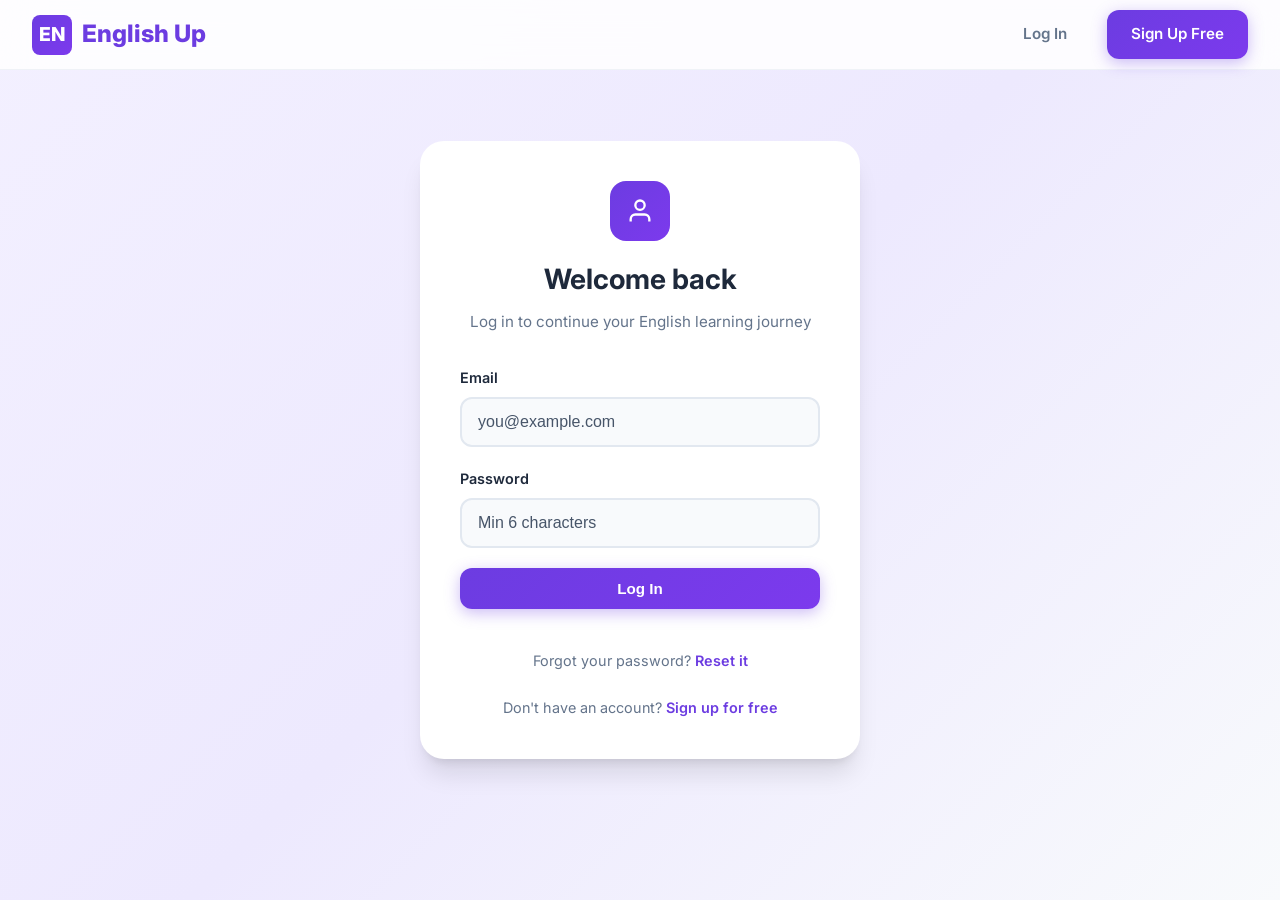
<file: grammar.html>
<!DOCTYPE html>
<html lang="en-US">
<head>
  <meta charset="UTF-8">
  <meta name="viewport" content="width=device-width, initial-scale=1.0">
  <title>Writing Practice - English Up</title>
  <link rel="preconnect" href="https://fonts.googleapis.com">
  <link rel="preconnect" href="https://fonts.gstatic.com" crossorigin>
  <link href="https://fonts.googleapis.com/css2?family=Inter:wght@400;500;600;700;800&display=swap" rel="stylesheet">
  <link rel="stylesheet" href="css/styles.css">
</head>
<body data-managed-page-focus>
  <a href="#main-content" class="skip-link">Skip to main content</a>
  <header>
  <nav class="navbar" id="navbar" aria-label="Main navigation">
    <a href="index.html" class="nav-brand">
      <span class="brand-icon" aria-hidden="true">EN</span>
      English Up
    </a>
    <ul class="nav-links">
      <li><a href="dashboard.html">Home</a></li>
      <li><a href="activities.html">Activities</a></li>
      <li><a href="progress.html">Progress</a></li>
      <li><a href="speaking.html">Speaking</a></li>
      <li><a href="grammar.html" class="active" aria-current="page">Writing</a></li>
      <li><a href="reading.html">Reading</a></li>
    </ul>
    <div class="nav-actions">
      <div class="nav-user" id="userMenu" aria-labelledby="userName">
        <div class="nav-user-avatar" id="userAvatar" aria-hidden="true">--</div>
        <span id="userName">Loading...</span>
      </div>
      <button class="btn btn-ghost btn-sm" onclick="handleLogout()" aria-label="Log out">
        <svg width="18" height="18" fill="none" stroke="currentColor" stroke-width="2" viewBox="0 0 24 24" aria-hidden="true"><path d="M9 21H5a2 2 0 0 1-2-2V5a2 2 0 0 1 2-2h4"/><polyline points="16 17 21 12 16 7"/><line x1="21" y1="12" x2="9" y2="12"/></svg>
      </button>
    </div>
  </nav>
  </header>

  <main id="main-content">
  <div class="activities-page">
    <div class="activities-container">
      <aside class="sidebar" aria-label="Writing module navigation">
        <p class="sidebar-title">Writing Module</p>
        <ul class="sidebar-menu">
          <li><a href="grammar.html" class="active" aria-current="page">
            <svg width="18" height="18" fill="none" stroke="currentColor" stroke-width="2" viewBox="0 0 24 24" aria-hidden="true"><path d="M11 4H4a2 2 0 0 0-2 2v14a2 2 0 0 0 2 2h14a2 2 0 0 0 2-2v-7"/><path d="M18.5 2.5a2.121 2.121 0 0 1 3 3L12 15l-4 1 1-4 9.5-9.5z"/></svg>
            Writing Exercises
          </a></li>
        </ul>
      </aside>

      <div class="activity-main">
        <div class="activity-header">
          <h1 id="writingTitle" tabindex="0">Writing Practice</h1>
          <span style="color: var(--text-secondary);" id="questionCounter" tabindex="0">Question 1 of 0</span>
        </div>

        <div class="activity-content" id="exerciseContent">
          <div style="text-align: center; padding: 3rem; color: var(--text-secondary);">
            <p>Loading exercises...</p>
          </div>
        </div>

        <div id="screenReaderAnnounce" class="sr-only" aria-live="assertive" aria-atomic="true"></div>

        <div class="stats-sidebar" aria-label="Session statistics">
          <h3>
            <svg width="20" height="20" fill="none" stroke="currentColor" stroke-width="2" viewBox="0 0 24 24" aria-hidden="true"><path d="M18 20V10M12 20V4M6 20v-6"/></svg>
            Stats
          </h3>
          <div class="stat-row">
            <span class="stat-label">Your Session</span>
            <span class="stat-number" style="color: var(--primary);" id="sessionTotal">0</span>
          </div>
          <div class="stat-row">
            <span class="stat-label">Correct</span>
            <span class="stat-number green" id="correctCount">0</span>
          </div>
          <div class="stat-row">
            <span class="stat-label">Incorrect</span>
            <span class="stat-number red" id="incorrectCount">0</span>
          </div>
          <div class="stat-row">
            <span class="stat-label">Grade</span>
            <span class="stat-number" style="color: var(--primary);" id="practiceGrade">--</span>
          </div>
        </div>
      </div>
    </div>
  </main>

  <script src="js/supabase.js"></script>
  <script src="js/supabase-config.js"></script>
  <script src="js/main.js"></script>
  <script>
    var currentUser = null;
    var exercises = [];
    var currentIndex = 0;
    var hasAnnouncedInitialContext = false;
    var correctAnswers = 0;
    var incorrectAnswers = 0;
    var announceTimeout = null;

    function announce(text) {
      var el = document.getElementById('screenReaderAnnounce');
      if (announceTimeout) clearTimeout(announceTimeout);
      el.textContent = '';
      announceTimeout = setTimeout(function() { el.textContent = text; }, 100);
    }

    async function init() {
      currentUser = await getUser();
      if (!currentUser) { window.location.href = 'login.html'; return; }

      var diagnosticDone = await hasCompletedDiagnostic(currentUser.id);
      if (!diagnosticDone) { window.location.href = 'diagnostic.html'; return; }

      var profile = await getProfile(currentUser.id);
      if (!profile) profile = { full_name: currentUser.email, level: 'A1', streak: 0, total_exercises: 0, accuracy: 0 };
      var initials = profile.full_name ? profile.full_name.split(' ').map(function(n) { return n[0]; }).join('').toUpperCase() : currentUser.email[0].toUpperCase();
      document.getElementById('userAvatar').textContent = initials;
      document.getElementById('userName').textContent = profile.full_name || currentUser.email;

      try {
        exercises = await getExercises('writing', profile.level);
        if (exercises.length === 0) {
          document.getElementById('exerciseContent').innerHTML = '<div style="text-align:center;padding:3rem;color:var(--text-secondary);"><p>No writing exercises available yet.</p></div>';
          return;
        }
        renderExercise();
      } catch (error) { console.error('Error loading writing exercises:', error); }
    }

    function normalizeAnswer(str) {
      return str.trim().replace(/\s+/g, ' ').replace(/[^a-zA-Z0-9\s'-]/g, '').toLowerCase();
    }

    function isAnswerCorrect(userAnswer, correctAnswer) {
      var normalized = normalizeAnswer(userAnswer);
      var correct = normalizeAnswer(correctAnswer);
      if (normalized === correct) return true;
      var normWords = normalized.split(/\s+/);
      var correctWords = correct.split(/\s+/);
      if (normWords.length === 1 && correctWords.length >= 3) {
        return normWords[0] === correctWords[0] || normWords[0] === correctWords[correctWords.length - 1];
      }
      if (correctWords.length >= 3) {
        var matchCount = 0;
        for (var i = 0; i < correctWords.length; i++) {
          for (var j = 0; j < normWords.length; j++) {
            if (normWords[j] === correctWords[i]) { matchCount++; break; }
          }
        }
        if (matchCount >= Math.ceil(correctWords.length * 0.6)) return true;
      }
      return false;
    }

    function renderExercise() {
      if (currentIndex >= exercises.length) { showResults(); return; }

      var ex = exercises[currentIndex];
      document.getElementById('questionCounter').textContent = 'Question ' + (currentIndex + 1) + ' of ' + exercises.length;
      document.getElementById('questionCounter').setAttribute('aria-label', 'Question ' + (currentIndex + 1) + ' of ' + exercises.length);
      document.getElementById('sessionTotal').textContent = currentIndex + 1;

      document.getElementById('exerciseContent').innerHTML =
        '<div class="question-card fade-in" role="region" aria-label="Exercise ' + (currentIndex + 1) + '" tabindex="-1" id="questionCard">' +
          '<div class="question-number" id="writingQuestionNumber" tabindex="0">Question ' + (currentIndex + 1) + ' of ' + exercises.length + '</div>' +
          '<div class="question-text" id="questionText" tabindex="0">' + ex.question + '</div>' +
          '<div style="margin-top: 1.5rem;">' +
            '<label for="answerInput" style="font-weight: 600; display: block; margin-bottom: 0.5rem;">Type your answer:</label>' +
            '<input type="text" id="answerInput" name="answer" autocomplete="off" spellcheck="true" ' +
              'style="width: 100%; padding: 0.85rem 1rem; font-size: 1rem; border: 2px solid var(--border); border-radius: var(--radius-md); background: var(--bg-card); color: var(--text-primary); transition: border-color 0.2s;" ' +
              'placeholder="Write your answer here..." aria-describedby="questionText">' +
          '</div>' +
        '</div>' +
        '<div id="feedbackArea" role="status" aria-live="polite" aria-atomic="true"></div>' +
        '<div style="display: flex; gap: 1rem; margin-top: 1.5rem;">' +
          '<button class="btn btn-ghost" onclick="prevExercise()" ' + (currentIndex === 0 ? 'disabled' : '') + ' style="flex:1;" aria-label="Previous exercise">' +
            '<svg width="18" height="18" fill="none" stroke="currentColor" stroke-width="2" viewBox="0 0 24 24" aria-hidden="true"><path d="M19 12H5M12 19l-7-7 7-7"/></svg>' +
            ' Previous' +
          '</button>' +
          '<button class="btn btn-primary" id="checkBtn" onclick="checkAnswer()" style="flex:2;">Check Answer</button>' +
        '</div>';

      var input = document.getElementById('answerInput');
      input.addEventListener('keydown', function(e) {
        if (e.key === 'Enter') {
          e.preventDefault();
          checkAnswer();
        }
      });
      if (!hasAnnouncedInitialContext) {
        document.getElementById('writingTitle').focus();
        hasAnnouncedInitialContext = true;
      } else {
        document.getElementById('writingQuestionNumber').focus();
      }
    }

    async function checkAnswer() {
      var input = document.getElementById('answerInput');
      if (!input) return;
      var userAnswer = input.value.trim();
      if (!userAnswer) {
        announce('Please type your answer before checking.');
        return;
      }

      var ex = exercises[currentIndex];
      var isCorrect = isAnswerCorrect(userAnswer, ex.correct_answer);

      input.disabled = true;
      input.style.borderColor = isCorrect ? 'var(--success)' : 'var(--danger)';

      if (isCorrect) correctAnswers++;
      else incorrectAnswers++;

      try {
        await saveProgress(currentUser.id, ex.id, isCorrect, userAnswer);
        await updateStreak(currentUser.id);
      } catch(e) { console.error(e); }

      var feedbackArea = document.getElementById('feedbackArea');
      feedbackArea.innerHTML =
        '<div class="feedback-box ' + (isCorrect ? 'correct' : 'incorrect') + '" style="margin-top:1rem;">' +
          '<div class="feedback-title">' +
            '<svg width="20" height="20" fill="currentColor" viewBox="0 0 24 24" aria-hidden="true">' + (isCorrect
              ? '<path d="M22 11.08V12a10 10 0 1 1-5.93-9.14"/><polyline points="22 4 12 14.01 9 11.01"/>'
              : '<circle cx="12" cy="12" r="10"/><line x1="15" y1="9" x2="9" y2="15"/><line x1="9" y1="9" x2="15" y2="15"/>') +
            '</svg>' +
            (isCorrect ? 'Correct!' : 'Incorrect') +
          '</div>' +
          '<p class="feedback-text">' + (isCorrect
            ? (ex.explanation || 'Well done!')
            : 'The correct answer is: <strong>' + ex.correct_answer + '</strong>. ' + (ex.explanation || '')) + '</p>' +
          '<p style="margin-top:0.5rem;font-size:0.85rem;color:var(--text-secondary);">Your answer: "' + userAnswer + '"</p>' +
        '</div>';

      var btn = document.getElementById('checkBtn');
      btn.textContent = 'Next Exercise';
      btn.onclick = nextExercise;
      btn.focus();
      updateStats();
      announce(isCorrect ? 'Correct! Moving to next exercise.' : 'Incorrect. The correct answer is ' + ex.correct_answer + '. Moving to next exercise.');
    }

    function nextExercise() {
      currentIndex++;
      renderExercise();
    }

    function prevExercise() {
      if (currentIndex > 0) { currentIndex--; renderExercise(); }
    }

    function updateStats() {
      document.getElementById('correctCount').textContent = correctAnswers;
      document.getElementById('incorrectCount').textContent = incorrectAnswers;
      var total = correctAnswers + incorrectAnswers;
      if (total > 0) {
        var grade = correctAnswers / total >= 0.9 ? 'A+' : correctAnswers / total >= 0.8 ? 'A' : correctAnswers / total >= 0.7 ? 'B' : correctAnswers / total >= 0.6 ? 'C' : 'D';
        document.getElementById('practiceGrade').textContent = grade;
      }
    }

    function showResults() {
      var percentage = exercises.length > 0 ? Math.round((correctAnswers / exercises.length) * 100) : 0;
      saveScore(currentUser.id, correctAnswers, exercises.length, 'writing').catch(console.error);

      document.getElementById('exerciseContent').innerHTML =
        '<div class="question-card fade-in" style="text-align:center;">' +
          '<div style="font-size:4rem;margin-bottom:1rem;" aria-hidden="true">' + (percentage >= 70 ? '\uD83C\uDF89' : '\uD83D\uDCDA') + '</div>' +
          '<h2 style="margin-bottom:1rem;">Module Complete!</h2>' +
          '<div class="stat-value green" style="font-size:3rem;margin-bottom:1rem;" role="text" aria-label="Score ' + percentage + ' percent">' + percentage + '%</div>' +
          '<p style="color:var(--text-secondary);margin-bottom:2rem;">You got ' + correctAnswers + ' out of ' + exercises.length + ' correct</p>' +
          '<div style="display:flex;gap:1rem;justify-content:center;">' +
            '<button class="btn btn-outline" onclick="location.reload()">Try Again</button>' +
            '<a href="dashboard.html" class="btn btn-primary">Back to Dashboard</a>' +
          '</div>' +
        '</div>';
      document.getElementById('questionCounter').textContent = 'Complete!';
      document.getElementById('questionCounter').setAttribute('aria-label', 'Module complete');
      announce('Module complete. You scored ' + percentage + ' percent.');
    }

    async function handleLogout() {
      await signOut();
      window.location.href = 'index.html';
    }

    init();
  </script>
</body>
</html>
</file>
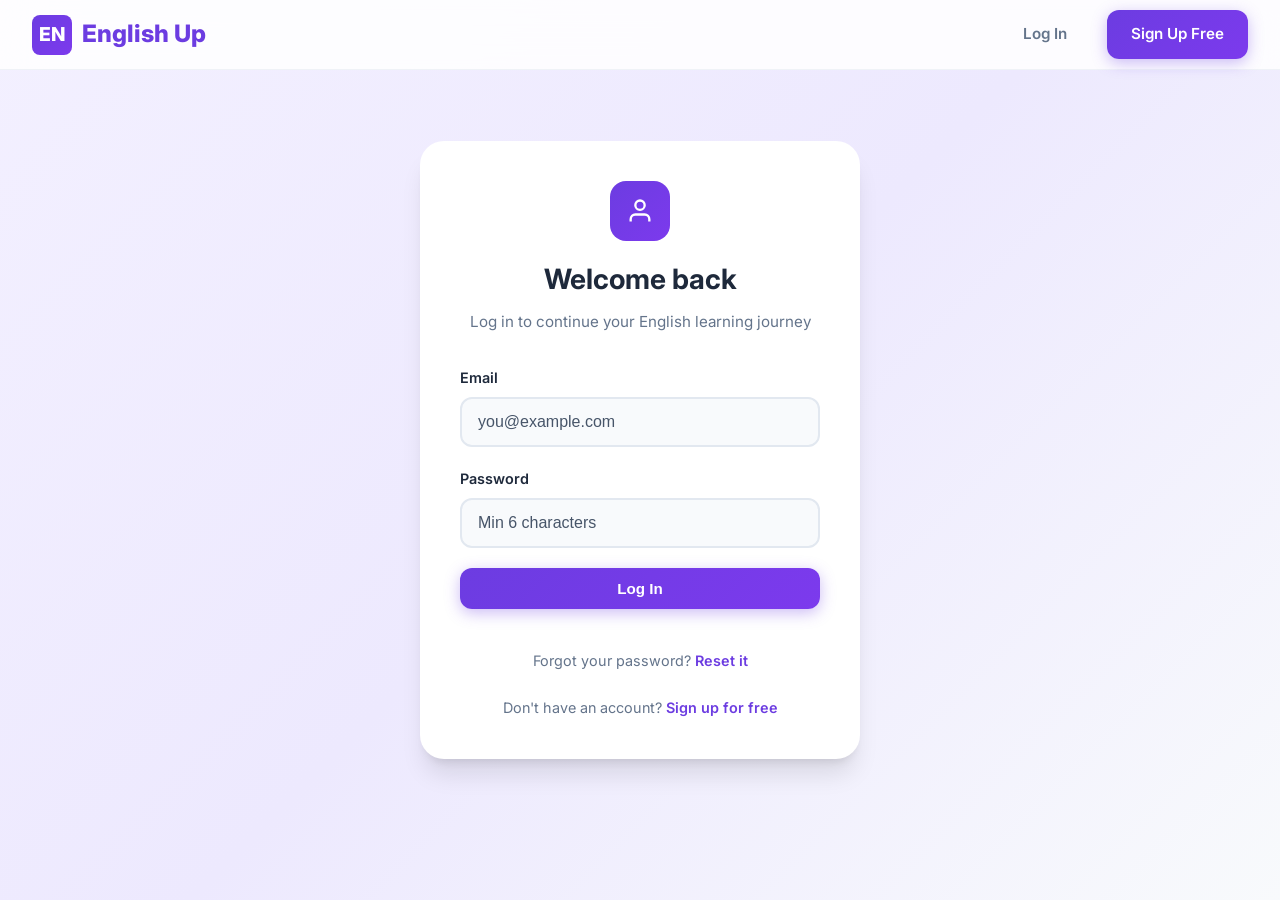
<file: login.html>
<!DOCTYPE html>
<html lang="en-US">
<head>
  <meta charset="UTF-8">
  <meta name="viewport" content="width=device-width, initial-scale=1.0">
  <title>Login - English Up</title>
  <link rel="preconnect" href="https://fonts.googleapis.com">
  <link rel="preconnect" href="https://fonts.gstatic.com" crossorigin>
  <link href="https://fonts.googleapis.com/css2?family=Inter:wght@400;500;600;700;800&display=swap" rel="stylesheet">
  <link rel="stylesheet" href="css/styles.css">
</head>
<body>
  <a href="#main-content" class="skip-link">Skip to main content</a>
  <header>
  <nav class="navbar" aria-label="Main navigation">
    <a href="index.html" class="nav-brand">
      <span class="brand-icon" aria-hidden="true">EN</span>
      English Up
    </a>
    <div class="nav-actions">
      <a href="login.html" class="btn btn-ghost">Log In</a>
      <a href="login.html?mode=signup" class="btn btn-primary">Sign Up Free</a>
    </div>
  </nav>
  </header>

  <main id="main-content">
  <div class="auth-page">
    <div class="auth-container">
      <div class="auth-card">
        <div class="auth-header">
          <div class="auth-icon" aria-hidden="true">
            <svg width="28" height="28" fill="none" stroke="currentColor" stroke-width="2" viewBox="0 0 24 24"><path d="M20 21v-2a4 4 0 0 0-4-4H8a4 4 0 0 0-4 4v2"/><circle cx="12" cy="7" r="4"/></svg>
          </div>
          <h1 id="authTitle">Welcome back</h1>
          <p id="authSubtitle">Log in to continue your English learning journey</p>
        </div>

        <div id="errorMsg" role="alert" aria-live="assertive" style="display:none;background:rgba(239,68,68,0.1);border:1px solid rgba(239,68,68,0.3);color:#EF4444;padding:12px;border-radius:8px;margin-bottom:1rem;font-size:0.9rem;"></div>
        <div id="successMsg" role="status" aria-live="polite" style="display:none;background:rgba(16,185,129,0.1);border:1px solid rgba(16,185,129,0.3);color:#10B981;padding:12px;border-radius:8px;margin-bottom:1rem;font-size:0.9rem;"></div>

        <form id="authForm">
          <div class="form-group" id="nameGroup" style="display:none;">
            <label for="fullName">Full name</label>
            <input type="text" id="fullName" class="form-input" placeholder="Your full name">
          </div>
          <div class="form-group">
            <label for="email">Email</label>
            <input type="email" id="email" class="form-input" placeholder="you@example.com" required>
          </div>
          <div class="form-group" id="passwordGroup">
            <label for="password">Password</label>
            <input type="password" id="password" class="form-input" placeholder="Min 6 characters" required minlength="6">
          </div>
          <div class="form-group" id="newPasswordGroup" style="display:none;">
            <label for="newPassword">New password</label>
            <input type="password" id="newPassword" class="form-input" placeholder="Min 6 characters" minlength="6">
          </div>
          <button type="submit" class="btn btn-primary" style="width:100%;margin-bottom:1rem;" id="submitBtn">
            <span id="submitText">Log In</span>
          </button>
        </form>

        <div class="auth-footer" id="forgotGroup" style="margin-bottom:0.75rem;">
          <span>Forgot your password?</span>
          <a href="#" id="forgotLink">Reset it</a>
        </div>
        <div class="auth-footer">
          <span id="toggleText">Don't have an account?</span>
          <a href="#" id="toggleLink">Sign up for free</a>
        </div>
        <div class="auth-footer" id="resendGroup" style="display:none;margin-top:0.75rem;">
          <span>Didn't get the email?</span>
          <a href="#" id="resendLink">Resend confirmation</a>
        </div>
      </div>
    </div>
  </div>
  </main>

  <script src="js/supabase.js"></script>
  <script src="js/supabase-config.js"></script>
  <script src="js/main.js"></script>
  <script>
    let isSignUp = false;
    let isResetMode = false;
    const $ = id => document.getElementById(id);

    async function waitForAuthenticatedUser(maxAttempts = 5, delayMs = 150) {
      for (let attempt = 0; attempt < maxAttempts; attempt++) {
        const user = await getUser().catch(() => null);
        if (user) return user;
        await new Promise(resolve => setTimeout(resolve, delayMs));
      }
      return null;
    }

    function showError(message) {
      $('errorMsg').textContent = message;
      $('errorMsg').style.display = 'block';
    }

    function showSuccess(message) {
      $('successMsg').textContent = message;
      $('successMsg').style.display = 'block';
    }

    function clearMessages() {
      $('errorMsg').style.display = 'none';
      $('successMsg').style.display = 'none';
    }

    function setMode(signup) {
      isSignUp = signup;
      isResetMode = false;
      $('authTitle').textContent = signup ? 'Create account' : 'Welcome back';
      $('authSubtitle').textContent = signup ? 'Start your English learning journey' : 'Log in to continue';
      $('submitText').textContent = signup ? 'Sign Up' : 'Log In';
      $('toggleText').textContent = signup ? 'Already have an account?' : "Don't have an account?";
      $('toggleLink').textContent = signup ? 'Log in' : 'Sign up for free';
      $('nameGroup').style.display = signup ? 'block' : 'none';
      $('passwordGroup').style.display = 'block';
      $('newPasswordGroup').style.display = 'none';
      $('forgotGroup').style.display = signup ? 'none' : 'block';
      $('resendGroup').style.display = 'none';
      $('password').required = true;
      $('newPassword').required = false;
      clearMessages();
    }

    function setResetMode() {
      isSignUp = false;
      isResetMode = true;
      $('authTitle').textContent = 'Create new password';
      $('authSubtitle').textContent = 'Enter your new password to recover access';
      $('submitText').textContent = 'Update Password';
      $('toggleText').textContent = 'Remember your password?';
      $('toggleLink').textContent = 'Log in';
      $('nameGroup').style.display = 'none';
      $('passwordGroup').style.display = 'none';
      $('newPasswordGroup').style.display = 'block';
      $('forgotGroup').style.display = 'none';
      $('resendGroup').style.display = 'none';
      $('password').required = false;
      $('newPassword').required = true;
      clearMessages();
    }

    function getAuthParams() {
      const search = new URLSearchParams(window.location.search);
      const hash = new URLSearchParams(window.location.hash.replace(/^#/, ''));
      return { search, hash };
    }

    function isExistingAccountResponse(data) {
      return Boolean(data?.user && Array.isArray(data.user.identities) && data.user.identities.length === 0);
    }

    $('toggleLink').addEventListener('click', function(e) {
      e.preventDefault();
      setMode(isResetMode ? false : !isSignUp);
    });

    $('forgotLink').addEventListener('click', async function(e) {
      e.preventDefault();
      clearMessages();

      const email = $('email').value.trim();
      if (!email) {
        showError('Enter your email first, then request the password reset.');
        return;
      }

      try {
        if (!initSupabase()) throw new Error('Supabase client failed to initialize. Reload the page.');
        await resetPassword(email);
        showSuccess('Password reset email sent. Check your inbox and spam folder.');
      } catch (err) {
        showError(err.message || 'Could not send the password reset email. Try again later.');
      }
    });

    $('resendLink').addEventListener('click', async function(e) {
      e.preventDefault();
      clearMessages();

      const email = $('email').value.trim();
      if (!email) {
        showError('Enter your email first, then request the confirmation again.');
        return;
      }

      try {
        if (!initSupabase()) throw new Error('Supabase client failed to initialize. Reload the page.');
        await resendConfirmation(email);
        showSuccess('Confirmation email sent again. Check your inbox and spam folder.');
      } catch (err) {
        showError(err.message || 'Could not resend the confirmation email. Try again later.');
      }
    });

    $('authForm').addEventListener('submit', async function(e) {
      e.preventDefault();
      clearMessages();

      const email = $('email').value.trim();
      const password = $('password').value;
      const newPassword = $('newPassword').value;
      const btn = $('submitBtn');
      btn.disabled = true;
      btn.textContent = 'Processing...';

      try {
        if (!initSupabase()) throw new Error('Supabase client failed to initialize. Reload the page.');

        if (isResetMode) {
          if (newPassword.length < 6) throw new Error('Password must have at least 6 characters.');
          await updateUserPassword(newPassword);
          showSuccess('Password updated. You can log in with your new password.');
          $('newPassword').value = '';
          setTimeout(() => setMode(false), 2500);
        } else if (isSignUp) {
          const fullName = $('fullName').value || email.split('@')[0];
          const data = await signUp(email, password, fullName);
          if (isExistingAccountResponse(data)) {
            showError('Esta cuenta ya esta registrada. Inicia sesion o usa Reset it si olvidaste tu contrasena.');
            $('forgotGroup').style.display = 'block';
            setTimeout(() => setMode(false), 2500);
            return;
          }
          showSuccess('Account created! Check your email to confirm it. If it does not arrive, use Resend confirmation.');
          $('resendGroup').style.display = 'block';
          setTimeout(() => setMode(false), 4000);
        } else {
          const result = await signIn(email, password);
          const user = result?.session?.user || await waitForAuthenticatedUser();
          if (!user) throw new Error('Login succeeded, but the user session was not ready. Try again.');
          const diagnosticDone = await hasCompletedDiagnostic(user.id);
          if (!diagnosticDone) {
            window.location.replace('diagnostic.html');
          } else {
            window.location.replace('dashboard.html');
          }
        }
      } catch (err) {
        const message = (err.message || '').toLowerCase();
        if (isSignUp && (message.includes('already') || message.includes('registered') || message.includes('exists'))) {
          showError('Esta cuenta ya esta registrada. Inicia sesion o usa Reset it si olvidaste tu contrasena.');
          $('forgotGroup').style.display = 'block';
          setTimeout(() => setMode(false), 2500);
        } else {
          showError(err.message || 'Something went wrong. Try again.');
        }
      } finally {
        btn.disabled = false;
        btn.innerHTML = '<span id="submitText">' + (isResetMode ? 'Update Password' : isSignUp ? 'Sign Up' : 'Log In') + '</span>';
      }
    });

    document.addEventListener('DOMContentLoaded', async function() {
      const { search, hash } = getAuthParams();
      if (search.get('mode') === 'signup') setMode(true);

      if (search.get('type') === 'recovery' || hash.get('type') === 'recovery') {
        setResetMode();
        showSuccess('Email verified. Set your new password.');
      } else if (search.get('type') === 'signup' || hash.get('type') === 'signup') {
        showSuccess('Email confirmed. You can log in now.');
      }

      if (!initSupabase()) {
        showError('Supabase library not loaded. Reload the page.');
      }
    });
  </script>
</body>
</html>
</file>
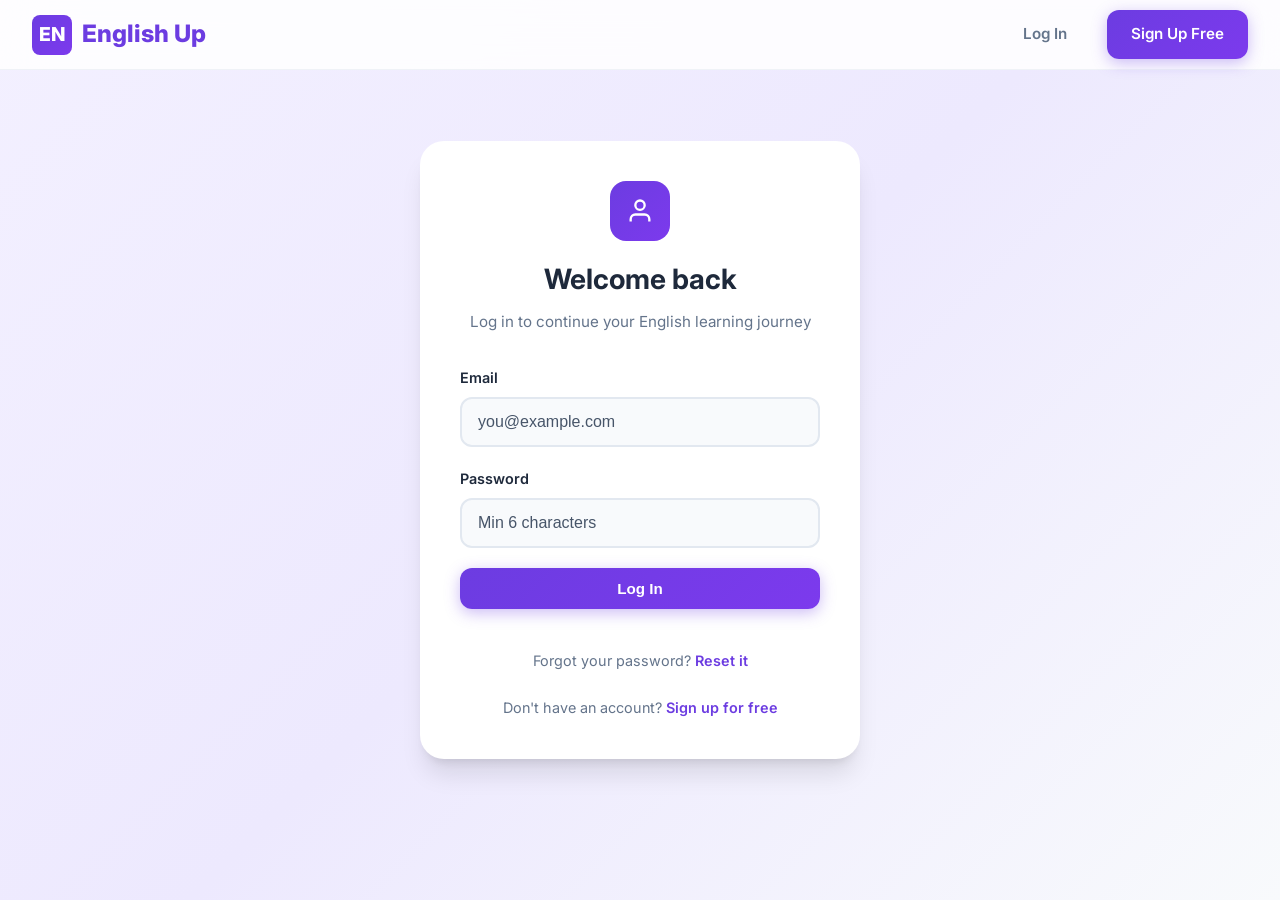
<file: progress.html>
<!DOCTYPE html>
<html lang="en-US">
<head>
  <meta charset="UTF-8">
  <meta name="viewport" content="width=device-width, initial-scale=1.0">
  <title>Progress - English Up</title>
  <link rel="preconnect" href="https://fonts.googleapis.com">
  <link rel="preconnect" href="https://fonts.gstatic.com" crossorigin>
  <link href="https://fonts.googleapis.com/css2?family=Inter:wght@400;500;600;700;800&display=swap" rel="stylesheet">
  <link rel="stylesheet" href="css/styles.css">
</head>
<body data-managed-page-focus>
  <a href="#main-content" class="skip-link">Skip to main content</a>
  <header>
  <nav class="navbar" id="navbar" aria-label="Main navigation">
    <a href="index.html" class="nav-brand">
      <span class="brand-icon" aria-hidden="true">EN</span>
      English Up
    </a>
    <ul class="nav-links">
      <li><a href="dashboard.html">Home</a></li>
      <li><a href="activities.html">Activities</a></li>
      <li><a href="progress.html" class="active" aria-current="page">Progress</a></li>
      <li><a href="speaking.html">Speaking</a></li>
      <li><a href="grammar.html">Writing</a></li>
      <li><a href="reading.html">Reading</a></li>
    </ul>
    <div class="nav-actions">
      <div class="nav-user" id="userMenu" aria-labelledby="userName">
        <div class="nav-user-avatar" id="userAvatar" aria-hidden="true">--</div>
        <span id="userName">Loading...</span>
      </div>
      <button class="btn btn-ghost btn-sm" onclick="handleLogout()" aria-label="Log out">
        <svg width="18" height="18" fill="none" stroke="currentColor" stroke-width="2" viewBox="0 0 24 24" aria-hidden="true"><path d="M9 21H5a2 2 0 0 1-2-2V5a2 2 0 0 1 2-2h4"/><polyline points="16 17 21 12 16 7"/><line x1="21" y1="12" x2="9" y2="12"/></svg>
      </button>
    </div>
  </nav>
  </header>

  <main id="main-content">
  <div class="progress-page">
    <div class="progress-container">
      <div class="progress-header">
        <h1 id="progressTitle" tabindex="0">Your Learning Progress</h1>
        <div class="progress-tabs" role="tablist" aria-label="Progress view tabs">
          <button class="progress-tab active" role="tab" tabindex="0" aria-selected="true" aria-controls="resumeContent" id="tab-resume" onclick="showTab('resume', this)">Resume</button>
          <button class="progress-tab" role="tab" tabindex="-1" aria-selected="false" aria-controls="modulesContent" id="tab-modules" onclick="showTab('modules', this)">By Module</button>
          <button class="progress-tab" role="tab" tabindex="-1" aria-selected="false" aria-controls="historyContent" id="tab-history" onclick="showTab('history', this)">History</button>
        </div>
      </div>

      <div class="level-badge" tabindex="0">
        Current level: <span id="currentLevel">A1</span>
      </div>

      <div class="overview-grid">
        <div class="overview-card" tabindex="0">
          <div class="icon purple" aria-hidden="true">
            <svg width="24" height="24" fill="none" stroke="currentColor" stroke-width="2" viewBox="0 0 24 24"><rect x="3" y="4" width="18" height="18" rx="2" ry="2"/><line x1="16" y1="2" x2="16" y2="6"/><line x1="8" y1="2" x2="8" y2="6"/><line x1="3" y1="10" x2="21" y2="10"/></svg>
          </div>
          <div class="value" id="totalActivities">0</div>
          <div class="label">Activities carried out</div>
        </div>
        <div class="overview-card" tabindex="0">
          <div class="icon green" aria-hidden="true">
            <svg width="24" height="24" fill="none" stroke="currentColor" stroke-width="2" viewBox="0 0 24 24"><path d="M22 11.08V12a10 10 0 1 1-5.93-9.14"/><polyline points="22 4 12 14.01 9 11.01"/></svg>
          </div>
          <div class="value" id="overallAccuracy">0%</div>
          <div class="label">Overall Accuracy</div>
        </div>
        <div class="overview-card" tabindex="0">
          <div class="icon orange" aria-hidden="true">
            <svg width="24" height="24" fill="none" stroke="currentColor" stroke-width="2" viewBox="0 0 24 24"><path d="M13 2L3 14h9l-1 8 10-12h-9l1-8z"/></svg>
          </div>
          <div class="value" id="currentStreak">0</div>
          <div class="label">Day Streak</div>
        </div>
        <div class="overview-card" tabindex="0">
          <div class="icon blue" aria-hidden="true">
            <svg width="24" height="24" fill="none" stroke="currentColor" stroke-width="2" viewBox="0 0 24 24"><polygon points="12 2 15.09 8.26 22 9.27 17 14.14 18.18 21.02 12 17.77 5.82 21.02 7 14.14 2 9.27 8.91 8.26 12 2"/></svg>
          </div>
          <div class="value" id="bestScore">0%</div>
          <div class="label">Best Score</div>
        </div>
      </div>

      <div id="resumeContent" role="tabpanel" tabindex="0" aria-labelledby="tab-resume">
        <div class="modules-overview">
          <div class="module-overview-card" tabindex="0">
            <div class="module-overview-header">
              <h3>Grammar</h3>
              <span class="percentage" id="grammarPercent">0%</span>
            </div>
            <div class="progress-bar" role="progressbar" aria-valuenow="0" aria-valuemin="0" aria-valuemax="100" aria-label="Grammar progress">
              <div class="progress-fill" id="grammarBar" style="width: 0%"></div>
            </div>
          </div>
          <div class="module-overview-card" tabindex="0">
            <div class="module-overview-header">
              <h3>Vocabulary</h3>
              <span class="percentage" id="vocabPercent">0%</span>
            </div>
            <div class="progress-bar" role="progressbar" aria-valuenow="0" aria-valuemin="0" aria-valuemax="100" aria-label="Vocabulary progress">
              <div class="progress-fill green" id="vocabBar" style="width: 0%"></div>
            </div>
          </div>
          <div class="module-overview-card" tabindex="0">
            <div class="module-overview-header">
              <h3>Speaking</h3>
              <span class="percentage" id="speakingPercent">0%</span>
            </div>
            <div class="progress-bar" role="progressbar" aria-valuenow="0" aria-valuemin="0" aria-valuemax="100" aria-label="Speaking progress">
              <div class="progress-fill yellow" id="speakingBar" style="width: 0%"></div>
            </div>
          </div>
          <div class="module-overview-card" tabindex="0">
            <div class="module-overview-header">
              <h3>Writing</h3>
              <span class="percentage" id="writingPercent">0%</span>
            </div>
            <div class="progress-bar" role="progressbar" aria-valuenow="0" aria-valuemin="0" aria-valuemax="100" aria-label="Writing progress">
              <div class="progress-fill" id="writingBar" style="width: 0%"></div>
            </div>
          </div>
        </div>

        <div class="card" style="margin-bottom: 2rem;">
          <h3 style="font-size: 1.1rem; font-weight: 700; margin-bottom: 1.5rem;">Accuracy by Skill</h3>
          <div class="accuracy-bars">
            <div class="accuracy-item" tabindex="0">
              <span class="label">Grammar</span>
              <div class="bar"><div class="fill purple" id="grammarAccuracy" style="width: 0%"></div></div>
              <span class="value" id="grammarAccVal">0%</span>
            </div>
            <div class="accuracy-item" tabindex="0">
              <span class="label">Vocabulary</span>
              <div class="bar"><div class="fill green" id="vocabAccuracy" style="width: 0%"></div></div>
              <span class="value" id="vocabAccVal">0%</span>
            </div>
            <div class="accuracy-item" tabindex="0">
              <span class="label">Speaking</span>
              <div class="bar"><div class="fill yellow" id="speakingAccuracy" style="width: 0%"></div></div>
              <span class="value" id="speakingAccVal">0%</span>
            </div>
            <div class="accuracy-item" tabindex="0">
              <span class="label">Writing</span>
              <div class="bar"><div class="fill blue" id="writingAccuracy" style="width: 0%"></div></div>
              <span class="value" id="writingAccVal">0%</span>
            </div>
          </div>
        </div>
      </div>

      <div id="modulesContent" hidden role="tabpanel" tabindex="0" aria-labelledby="tab-modules">
        <div class="card">
          <h3 style="font-size: 1.1rem; font-weight: 700; margin-bottom: 1.5rem;">Module Progress</h3>
          <div id="moduleDetails"></div>
        </div>
      </div>

      <div id="historyContent" hidden role="tabpanel" tabindex="0" aria-labelledby="tab-history">
        <div class="card">
          <h3 style="font-size: 1.1rem; font-weight: 700; margin-bottom: 1.5rem;">Recent Activity</h3>
          <div id="historyList"></div>
        </div>
      </div>
    </div>
  </div>
  </main>

  <script src="js/supabase.js"></script>
  <script src="js/supabase-config.js"></script>
  <script src="js/main.js"></script>
  <script>
    let currentUser = null;

    function showTab(tab, el) {
      document.querySelectorAll('.progress-tab').forEach(t => {
        t.classList.remove('active');
        t.setAttribute('aria-selected', 'false');
        t.setAttribute('tabindex', '-1');
      });
      el.classList.add('active');
      el.setAttribute('aria-selected', 'true');
      el.setAttribute('tabindex', '0');
      document.getElementById('resumeContent').hidden = tab !== 'resume';
      document.getElementById('modulesContent').hidden = tab !== 'modules';
      document.getElementById('historyContent').hidden = tab !== 'history';
    }

    async function loadProgress() {
      currentUser = await getUser();
      if (!currentUser) {
        window.location.href = 'login.html';
        return;
      }

      try {
        const diagnosticDone = await hasCompletedDiagnostic(currentUser.id);
        if (!diagnosticDone) {
          window.location.href = 'diagnostic.html';
          return;
        }

        let profile = await getProfile(currentUser.id);
      if (!profile) {
        profile = { full_name: currentUser.email, level: 'A1', streak: 0, total_exercises: 0, accuracy: 0 };
      }
        const initials = profile.full_name ? profile.full_name.split(' ').map(n => n[0]).join('').toUpperCase() : currentUser.email[0].toUpperCase();
        document.getElementById('userAvatar').textContent = initials;
        document.getElementById('userName').textContent = profile.full_name || currentUser.email;

        document.getElementById('currentLevel').textContent = profile.level || 'A1';
        document.getElementById('totalActivities').textContent = profile.total_exercises || 0;
        document.getElementById('overallAccuracy').textContent = (profile.accuracy || 0) + '%';
        document.getElementById('currentStreak').textContent = profile.streak || 0;

        // Load module progress
        const modules = ['grammar', 'vocabulary', 'speaking', 'writing'];
        const barIds = ['grammar', 'vocab', 'speaking', 'writing'];
        let bestScore = 0;

        for (let i = 0; i < modules.length; i++) {
          try {
            const progress = await getModuleProgress(currentUser.id, modules[i]);
            document.getElementById(barIds[i] + 'Bar').style.width = progress.percentage + '%';
            document.getElementById(barIds[i] + 'Bar').parentElement.setAttribute('aria-valuenow', progress.percentage);
            document.getElementById(barIds[i] + 'Percent').textContent = progress.percentage + '%';
          } catch(e) {}
        }

        // Load scores for accuracy and history
        const scores = await getUserScores(currentUser.id);
        if (scores.length > 0) {
          bestScore = Math.max(...scores.map(s => s.percentage));
          document.getElementById('bestScore').textContent = bestScore + '%';

          // Module accuracy from scores
          const moduleScores = {};
          scores.forEach(s => {
            if (!moduleScores[s.module]) moduleScores[s.module] = [];
            moduleScores[s.module].push(s.percentage);
          });

          const accModules = ['grammar', 'vocabulary', 'speaking', 'writing'];
          const accIds = ['grammar', 'vocab', 'speaking', 'writing'];
          for (let i = 0; i < accModules.length; i++) {
            const modScores = moduleScores[accModules[i]] || [];
            const avg = modScores.length > 0 ? Math.round(modScores.reduce((a, b) => a + b, 0) / modScores.length) : 0;
            document.getElementById(accIds[i] + 'Accuracy').style.width = avg + '%';
            document.getElementById(accIds[i] + 'AccVal').textContent = avg + '%';
          }

          // History
          const historyHtml = scores.slice(0, 10).map(s => `
            <div tabindex="0" style="display:flex;justify-content:space-between;align-items:center;padding:12px 0;border-bottom:1px solid var(--border);">
              <div>
                <strong style="text-transform:capitalize;">${s.module || 'General'}</strong>
                <span style="color:var(--text-secondary);font-size:0.85rem;margin-left:8px;">${new Date(s.created_at).toLocaleDateString()}</span>
              </div>
              <div style="display:flex;align-items:center;gap:12px;">
                <span style="color:var(--text-secondary);">${s.score}/${s.total_questions}</span>
                <strong style="color:${s.percentage >= 70 ? 'var(--success)' : 'var(--danger)'};">${s.percentage}%</strong>
              </div>
            </div>
          `).join('');
          document.getElementById('historyList').innerHTML = historyHtml || '<p style="color:var(--text-secondary);text-align:center;padding:2rem;">No activity yet</p>';

          // Module details
          const moduleDetailsHtml = accModules.map((mod, i) => {
            const modScores = moduleScores[mod] || [];
            const avg = modScores.length > 0 ? Math.round(modScores.reduce((a, b) => a + b, 0) / modScores.length) : 0;
            return `
              <div tabindex="0" style="display:flex;justify-content:space-between;align-items:center;padding:16px 0;border-bottom:1px solid var(--border);">
                <div>
                  <strong style="text-transform:capitalize;">${mod}</strong>
                  <span style="color:var(--text-secondary);font-size:0.85rem;margin-left:8px;">${modScores.length} exercises</span>
                </div>
                <div style="display:flex;align-items:center;gap:12px;">
                  <div style="width:120px;height:8px;background:var(--bg-main);border-radius:9999px;overflow:hidden;">
                    <div style="width:${avg}%;height:100%;background:var(--primary-gradient);border-radius:9999px;"></div>
                  </div>
                  <strong style="min-width:45px;text-align:right;">${avg}%</strong>
                </div>
              </div>
            `;
          }).join('');
          document.getElementById('moduleDetails').innerHTML = moduleDetailsHtml;
        } else {
          document.getElementById('bestScore').textContent = '0%';
          document.getElementById('historyList').innerHTML = '<p style="color:var(--text-secondary);text-align:center;padding:2rem;">No activity yet. Start learning!</p>';
          document.getElementById('moduleDetails').innerHTML = '<p style="color:var(--text-secondary);text-align:center;padding:2rem;">No module data yet.</p>';
        }

        document.getElementById('progressTitle').focus();

      } catch (error) {
        console.error('Error loading progress:', error);
      }
    }

    async function handleLogout() {
      await signOut();
      window.location.href = 'index.html';
    }

    loadProgress();
  </script>
</body>
</html>
</file>
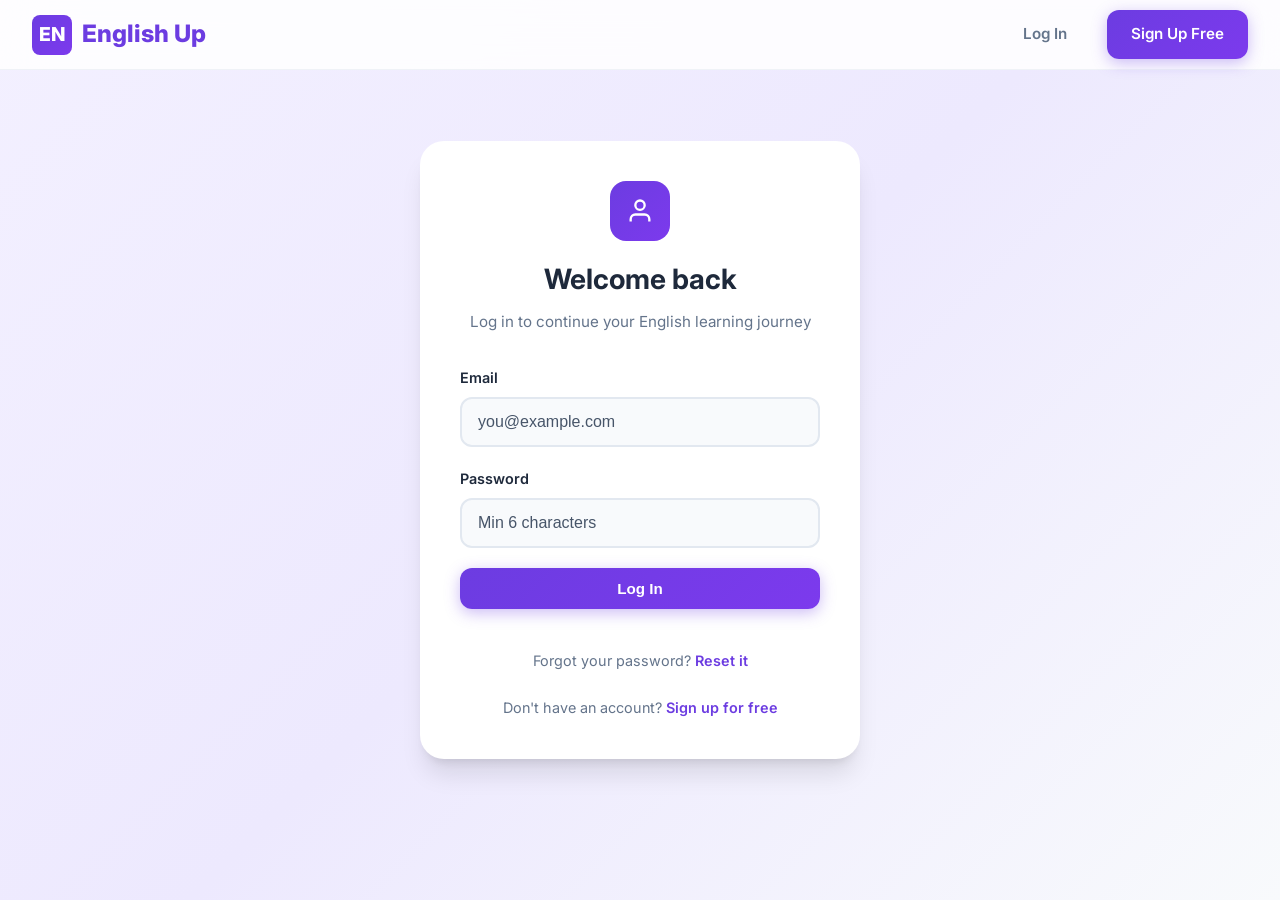
<file: reading.html>
<!DOCTYPE html>
<html lang="en-US">
<head>
  <meta charset="UTF-8">
  <meta name="viewport" content="width=device-width, initial-scale=1.0">
  <title>Reading Aloud - English Up</title>
  <link rel="preconnect" href="https://fonts.googleapis.com">
  <link rel="preconnect" href="https://fonts.gstatic.com" crossorigin>
  <link href="https://fonts.googleapis.com/css2?family=Inter:wght@400;500;600;700;800&display=swap" rel="stylesheet">
  <link rel="stylesheet" href="css/styles.css">
</head>
<body data-managed-page-focus>
  <a href="#main-content" class="skip-link">Skip to main content</a>
  <header>
  <nav class="navbar" id="navbar" aria-label="Main navigation">
    <a href="index.html" class="nav-brand">
      <span class="brand-icon" aria-hidden="true">EN</span>
      English Up
    </a>
    <ul class="nav-links">
      <li><a href="dashboard.html">Home</a></li>
      <li><a href="activities.html">Activities</a></li>
      <li><a href="progress.html">Progress</a></li>
      <li><a href="speaking.html">Speaking</a></li>
      <li><a href="grammar.html">Writing</a></li>
      <li><a href="reading.html" class="active" aria-current="page">Reading</a></li>
    </ul>
    <div class="nav-actions">
      <div class="nav-user" id="userMenu" aria-labelledby="userName">
        <div class="nav-user-avatar" id="userAvatar" aria-hidden="true">--</div>
        <span id="userName">Loading...</span>
      </div>
      <button class="btn btn-ghost btn-sm" onclick="handleLogout()" aria-label="Log out">
        <svg width="18" height="18" fill="none" stroke="currentColor" stroke-width="2" viewBox="0 0 24 24" aria-hidden="true"><path d="M9 21H5a2 2 0 0 1-2-2V5a2 2 0 0 1 2-2h4"/><polyline points="16 17 21 12 16 7"/><line x1="21" y1="12" x2="9" y2="12"/></svg>
      </button>
    </div>
  </nav>
  </header>

  <main id="main-content">
  <div class="speaking-page">
    <div class="speaking-container">
      <div class="speaking-content">
        <div style="display: flex; justify-content: space-between; align-items: center; margin-bottom: 2rem;">
          <h1 id="readingTitle" tabindex="0" style="font-size: 1.5rem; font-weight: 700;">Reading Aloud</h1>
          <span style="color: var(--text-secondary);" id="exerciseCounter" tabindex="0">1 / 0</span>
        </div>

        <div class="instruction-box" role="region" tabindex="0" aria-label="How this works">
          <h3 style="font-size: 1rem;">Reading Exercise</h3>
          <p>Read the sentence aloud and press the Record button. The browser will analyze your pronunciation and show a score.</p>
        </div>

        <div class="sentence-display" id="sentenceDisplay" role="heading" aria-level="2" tabindex="0">
          Loading...
        </div>

        <div class="recording-section" role="region" aria-label="Recording controls">
          <div class="mic-status" role="list" aria-label="Recording status steps">
            <div class="mic-indicator" role="listitem">
              <div class="mic-dot idle" id="micReady">
                <svg width="20" height="20" fill="none" stroke="currentColor" stroke-width="2" viewBox="0 0 24 24" aria-hidden="true"><path d="M12 1a3 3 0 0 0-3 3v8a3 3 0 0 0 6 0V4a3 3 0 0 0-3-3z"/></svg>
              </div>
              <span class="mic-label" id="micReadyLabel">Ready</span>
            </div>
            <div class="mic-indicator" role="listitem">
              <div class="mic-dot" id="micRecording">
                <svg width="20" height="20" fill="none" stroke="currentColor" stroke-width="2" viewBox="0 0 24 24" aria-hidden="true"><path d="M12 1a3 3 0 0 0-3 3v8a3 3 0 0 0 6 0V4a3 3 0 0 0-3-3z"/><path d="M19 10v2a7 7 0 0 1-14 0v-2"/></svg>
              </div>
              <span class="mic-label" id="micRecordingLabel">Listening</span>
            </div>
            <div class="mic-indicator" role="listitem">
              <div class="mic-dot" id="micComplete">
                <svg width="20" height="20" fill="none" stroke="currentColor" stroke-width="2" viewBox="0 0 24 24" aria-hidden="true"><path d="M22 11.08V12a10 10 0 1 1-5.93-9.14"/><polyline points="22 4 12 14.01 9 11.01"/></svg>
              </div>
              <span class="mic-label" id="micCompleteLabel">Complete</span>
            </div>
            <div class="mic-indicator" role="listitem">
              <div class="mic-dot" id="micAnalyzing">
                <svg width="20" height="20" fill="none" stroke="currentColor" stroke-width="2" viewBox="0 0 24 24" aria-hidden="true"><circle cx="12" cy="12" r="10"/><polyline points="12 6 12 12 16 14"/></svg>
              </div>
              <span class="mic-label" id="micAnalyzingLabel">Analyzing</span>
            </div>
          </div>

          <div id="screenReaderAnnounce" class="sr-only" aria-live="assertive" aria-atomic="true"></div>

          <div style="text-align: center;">
            <button class="record-btn" id="recordBtn" onclick="toggleRecording()" aria-label="Start recording">
              <svg width="32" height="32" fill="currentColor" viewBox="0 0 24 24" aria-hidden="true" focusable="false"><path d="M12 1a3 3 0 0 0-3 3v8a3 3 0 0 0 6 0V4a3 3 0 0 0-3-3z"/><path d="M19 10v2a7 7 0 0 1-14 0v-2"/></svg>
            </button>
            <p style="margin-top: 1rem; color: var(--text-secondary); font-size: 0.9rem;" id="recordLabel" aria-live="polite" aria-atomic="true">Press the Record button to start recording</p>
          </div>
        </div>

        <div class="pronunciation-score" id="scoreSection" style="display: none;" role="status" aria-live="polite" aria-atomic="true">
          <div class="score-value" id="scoreValue" role="text" aria-label="Score">0%</div>
          <div class="score-label">Pronunciation Accuracy</div>
        </div>

        <div class="tips-box" id="tipBox" role="region" aria-label="Pronunciation tip and feedback">
          <h3 style="font-size: 0.95rem;">
            <svg width="16" height="16" fill="currentColor" viewBox="0 0 24 24" aria-hidden="true"><path d="M12 2C6.48 2 2 6.48 2 12s4.48 10 10 10 10-4.48 10-10S17.52 2 12 2zm1 15h-2v-6h2v6zm0-8h-2V7h2v2z"/></svg>
            Pronunciation Feedback
          </h3>
          <div id="tipText" aria-live="polite" aria-atomic="true">Press Record and read the sentence aloud. Then press Stop to see your score.</div>
        </div>

        <div style="display: flex; gap: 1rem; margin-top: 1.5rem;">
          <button class="btn btn-ghost" onclick="listenExample()" style="flex: 1;" aria-label="Listen to example pronunciation">
            <svg width="18" height="18" fill="none" stroke="currentColor" stroke-width="2" viewBox="0 0 24 24" aria-hidden="true" focusable="false"><polygon points="19 20 9 12 19 4 19 20"/><line x1="5" y1="19" x2="5" y2="5"/></svg>
            Listen to example
          </button>
          <button class="btn btn-primary" onclick="nextExercise()" style="flex: 1;" aria-label="Next reading exercise">
            Next exercise
            <svg width="18" height="18" fill="none" stroke="currentColor" stroke-width="2" viewBox="0 0 24 24" aria-hidden="true" focusable="false"><path d="M5 12h14M12 5l7 7-7 7"/></svg>
          </button>
        </div>
      </div>
    </div>
  </div>
  </main>

  <script src="js/supabase.js"></script>
  <script src="js/supabase-config.js"></script>
  <script src="js/main.js"></script>
  <script>
    var currentUser = null;
    var exercises = [];
    var currentIndex = 0;
    var hasAnnouncedInitialContext = false;
    var isRecording = false;
    var liveTranscript = '';
    var announceTimeout = null;

    var SpeechRecognition = window.SpeechRecognition || window.webkitSpeechRecognition;
    var recognition = null;
    if (SpeechRecognition) {
      recognition = new SpeechRecognition();
      recognition.continuous = true;
      recognition.interimResults = true;
      recognition.lang = 'en-US';
    }

    function announce(text) {
      var el = document.getElementById('screenReaderAnnounce');
      if (announceTimeout) clearTimeout(announceTimeout);
      el.textContent = '';
      announceTimeout = setTimeout(function() { el.textContent = text; }, 100);
    }

    async function init() {
      currentUser = await getUser();
      if (!currentUser) { window.location.href = 'login.html'; return; }

      var diagnosticDone = await hasCompletedDiagnostic(currentUser.id);
      if (!diagnosticDone) { window.location.href = 'diagnostic.html'; return; }

      var profile = await getProfile(currentUser.id);
      if (!profile) profile = { full_name: currentUser.email, level: 'A1', streak: 0, total_exercises: 0, accuracy: 0 };
      var initials = profile.full_name ? profile.full_name.split(' ').map(function(n) { return n[0]; }).join('').toUpperCase() : currentUser.email[0].toUpperCase();
      document.getElementById('userAvatar').textContent = initials;
      document.getElementById('userName').textContent = profile.full_name || currentUser.email;

      try {
        exercises = await getExercises('speaking', profile.level);
        if (exercises.length === 0) {
          document.getElementById('sentenceDisplay').textContent = 'No reading exercises available yet.';
          return;
        }
        renderExercise();
      } catch (error) { console.error('Error loading reading exercises:', error); }
    }

    function renderExercise() {
      if (currentIndex >= exercises.length) {
        document.getElementById('sentenceDisplay').textContent = 'All exercises completed! Great job!';
        document.getElementById('exerciseCounter').textContent = 'Complete';
        document.getElementById('exerciseCounter').setAttribute('aria-label', 'All exercises complete');
        announce('All exercises completed. Great job!');
        return;
      }

      var ex = exercises[currentIndex];
      var cleanText = ex.question.replace('Read aloud: ', '').replace(/"/g, '');
      document.getElementById('exerciseCounter').textContent = (currentIndex + 1) + ' / ' + exercises.length;
      document.getElementById('exerciseCounter').setAttribute('aria-label', 'Exercise ' + (currentIndex + 1) + ' of ' + exercises.length);
      document.getElementById('sentenceDisplay').textContent = cleanText;

      document.getElementById('scoreSection').style.display = 'none';
      document.getElementById('scoreSection').setAttribute('aria-hidden', 'true');
      document.getElementById('tipText').innerHTML = ex.explanation || 'Press Record and read the sentence aloud. Then press Stop to see your score.';

      resetMicStatus();
      document.getElementById('recordLabel').textContent = 'Press the Record button to start recording';
      if (!hasAnnouncedInitialContext) {
        document.getElementById('readingTitle').focus();
        hasAnnouncedInitialContext = true;
      } else {
        document.getElementById('sentenceDisplay').focus();
      }
    }

    function resetMicStatus() {
      document.getElementById('micReady').className = 'mic-dot idle';
      document.getElementById('micReady').setAttribute('aria-current', 'step');
      document.getElementById('micRecording').className = 'mic-dot';
      document.getElementById('micRecording').removeAttribute('aria-current');
      document.getElementById('micComplete').className = 'mic-dot';
      document.getElementById('micComplete').removeAttribute('aria-current');
      document.getElementById('micAnalyzing').className = 'mic-dot';
      document.getElementById('micAnalyzing').removeAttribute('aria-current');
    }

    function toggleRecording() {
      if (!recognition) {
        var msg = 'Speech Recognition is not supported in this browser. Please use Google Chrome or Microsoft Edge for pronunciation analysis.';
        announce(msg);
        alert(msg);
        return;
      }

      if (!isRecording) {
        liveTranscript = '';
        startRecognition();
        isRecording = true;

        document.getElementById('recordBtn').classList.add('recording');
        document.getElementById('recordBtn').innerHTML = '<svg width="32" height="32" fill="currentColor" viewBox="0 0 24 24" aria-hidden="true"><rect x="6" y="6" width="12" height="12" rx="2"/></svg>';
        document.getElementById('recordBtn').setAttribute('aria-label', 'Stop recording');
        document.getElementById('recordLabel').textContent = 'Listening. Read the sentence aloud, then press Stop.';
        document.getElementById('micReady').className = 'mic-dot active';
        document.getElementById('micReady').setAttribute('aria-current', 'step');
        document.getElementById('micRecording').className = 'mic-dot recording';
        document.getElementById('micRecording').setAttribute('aria-current', 'step');

        announce('Recording started. Read the sentence aloud, then press the Stop button.');
      } else {
        stopRecognition();
        isRecording = false;

        document.getElementById('recordBtn').classList.remove('recording');
        document.getElementById('recordBtn').innerHTML = '<svg width="32" height="32" fill="currentColor" viewBox="0 0 24 24" aria-hidden="true"><path d="M12 1a3 3 0 0 0-3 3v8a3 3 0 0 0 6 0V4a3 3 0 0 0-3-3z"/><path d="M19 10v2a7 7 0 0 1-14 0v-2"/></svg>';
        document.getElementById('recordBtn').setAttribute('aria-label', 'Start recording');
        document.getElementById('recordLabel').textContent = 'Analyzing pronunciation...';
        document.getElementById('micRecording').className = 'mic-dot';
        document.getElementById('micRecording').removeAttribute('aria-current');
        document.getElementById('micAnalyzing').className = 'mic-dot pending';
        document.getElementById('micAnalyzing').setAttribute('aria-current', 'step');

        announce('Recording stopped. Analyzing your pronunciation.');
        setTimeout(function() { analyzeRecording(); }, 500);
      }
    }

    function startRecognition() {
      recognition.onresult = function(event) {
        var interim = '';
        for (var i = event.resultIndex; i < event.results.length; i++) {
          if (event.results[i].isFinal) {
            liveTranscript += event.results[i][0].transcript + ' ';
          } else {
            interim += event.results[i][0].transcript;
          }
        }
      };

      recognition.onerror = function(event) {
        if (event.error === 'not-allowed') {
          var msg = 'Microphone access was denied. Please allow microphone access in your browser settings, then try again.';
          announce(msg);
          alert(msg);
          isRecording = false;
          document.getElementById('recordBtn').classList.remove('recording');
          document.getElementById('recordBtn').innerHTML = '<svg width="32" height="32" fill="currentColor" viewBox="0 0 24 24" aria-hidden="true"><path d="M12 1a3 3 0 0 0-3 3v8a3 3 0 0 0 6 0V4a3 3 0 0 0-3-3z"/><path d="M19 10v2a7 7 0 0 1-14 0v-2"/></svg>';
          document.getElementById('recordBtn').setAttribute('aria-label', 'Start recording');
          document.getElementById('recordLabel').textContent = 'Press the Record button to start recording';
          resetMicStatus();
        }
      };

      recognition.onend = function() {
        if (isRecording) { try { recognition.start(); } catch(e) {} }
      };

      try { recognition.start(); } catch(e) {}
    }

    function stopRecognition() {
      recognition.onend = null;
      try { recognition.stop(); } catch(e) {}
    }

    async function analyzeRecording() {
      document.getElementById('micAnalyzing').className = 'mic-dot pending';

      var ex = exercises[currentIndex];
      var expected = ex.question.replace('Read aloud: ', '').replace(/"/g, '');

      try {
        var score = calculateScore(liveTranscript, expected);
        displayResults(score, liveTranscript, expected);

        await saveProgress(currentUser.id, ex.id, score >= 70, 'pronunciation_' + score);
        await updateStreak(currentUser.id);
      } catch (err) {
        console.error('Analysis error:', err);
        document.getElementById('micAnalyzing').className = 'mic-dot';
        document.getElementById('micComplete').className = 'mic-dot active';
        document.getElementById('recordLabel').textContent = 'Could not analyze. Try again.';
        document.getElementById('tipText').innerHTML = 'Sorry, an error occurred during analysis. Please try recording again.';
        announce('Analysis error. Please try recording again.');
      }
    }

    function calculateScore(transcript, expected) {
      var normalize = function(s) { return s.toLowerCase().replace(/[^a-z0-9\s]/g, '').trim(); };
      var t = normalize(transcript);
      var e = normalize(expected);

      if (!t) return 0;
      if (t === e) return 100;

      var distance = levenshtein(t, e);
      var maxLen = Math.max(t.length, e.length);
      return Math.round(((maxLen - distance) / maxLen) * 100);
    }

    function levenshtein(a, b) {
      var matrix = [];
      for (var i = 0; i <= a.length; i++) {
        matrix[i] = [];
        for (var j = 0; j <= b.length; j++) {
          if (i === 0) { matrix[i][j] = j; }
          else if (j === 0) { matrix[i][j] = i; }
          else {
            var cost = a[i-1] === b[j-1] ? 0 : 1;
            matrix[i][j] = Math.min(
              matrix[i-1][j] + 1,
              matrix[i][j-1] + 1,
              matrix[i-1][j-1] + cost
            );
          }
        }
      }
      return matrix[a.length][b.length];
    }

    function displayResults(score, transcript, expected) {
      var color = score >= 80 ? 'var(--success)' : score >= 60 ? 'var(--warning)' : 'var(--danger)';
      var gradeText = score >= 80 ? 'Great pronunciation' : score >= 60 ? 'Good effort' : 'Keep practicing';

      document.getElementById('micAnalyzing').className = 'mic-dot';
      document.getElementById('micAnalyzing').removeAttribute('aria-current');
      document.getElementById('micComplete').className = 'mic-dot active';
      document.getElementById('micComplete').setAttribute('aria-current', 'step');
      document.getElementById('recordLabel').textContent = 'Analysis complete!';

      var scoreSection = document.getElementById('scoreSection');
      scoreSection.style.display = 'block';
      scoreSection.removeAttribute('aria-hidden');
      document.getElementById('scoreValue').textContent = score + '%';
      document.getElementById('scoreValue').style.color = color;
      document.getElementById('scoreValue').setAttribute('aria-label', 'Score ' + score + ' percent. ' + gradeText + '.');

      var expectedWords = expected.split(/\s+/);
      var transcriptWords = (transcript || '').split(/\s+/).map(function(w) {
        return w.toLowerCase().replace(/[^a-z]/g, '');
      });

      var wordCount = 0;
      var foundCount = 0;
      var wordFeedback = expectedWords.map(function(word) {
        var clean = word.toLowerCase().replace(/[^a-z]/g, '');
        var found = transcriptWords.indexOf(clean) !== -1;
        wordCount++;
        if (found) foundCount++;
        var icon = found ? '\u2713' : '\u2717';
        var iconLabel = found ? 'Pronounced' : 'Not detected';
        return '<span style="color:' + (found ? 'var(--success)' : 'var(--danger)') + ';font-weight:600;" role="img" aria-label="' + iconLabel + ' ' + word + '">' + icon + ' ' + word + '</span>';
      }).join(' ');

      document.getElementById('tipText').innerHTML =
        '<p style="font-weight: 600; margin-bottom: 0.75rem;">' + gradeText + '! Score: ' + score + '%</p>' +
        '<p><strong>Words detected:</strong> ' + foundCount + ' of ' + wordCount + '</p>' +
        '<p style="margin-top: 0.75rem;"><strong>You said:</strong><br>"' + (transcript || 'No speech detected') + '"</p>' +
        '<p style="margin-top: 0.75rem;"><strong>Word analysis:</strong><br>' + wordFeedback + '</p>';

      announce('Analysis complete. Score ' + score + ' percent. ' + gradeText + '. You said ' + (transcript ? transcript.split(/\s+/).length + ' words' : 'no speech detected') + '.');
    }

    function listenExample() {
      if ('speechSynthesis' in window && currentIndex < exercises.length) {
        var text = document.getElementById('sentenceDisplay').textContent;
        var utterance = new SpeechSynthesisUtterance(text);
        utterance.lang = 'en-US';
        utterance.rate = 0.9;
        speechSynthesis.speak(utterance);
        announce('Playing example pronunciation.');
      } else {
        var msg = 'Text-to-speech is not supported in your browser.';
        announce(msg);
        alert(msg);
      }
    }

    function nextExercise() {
      currentIndex++;
      renderExercise();
    }

    async function handleLogout() {
      await signOut();
      window.location.href = 'index.html';
    }

    init();
  </script>
</body>
</html>
</file>
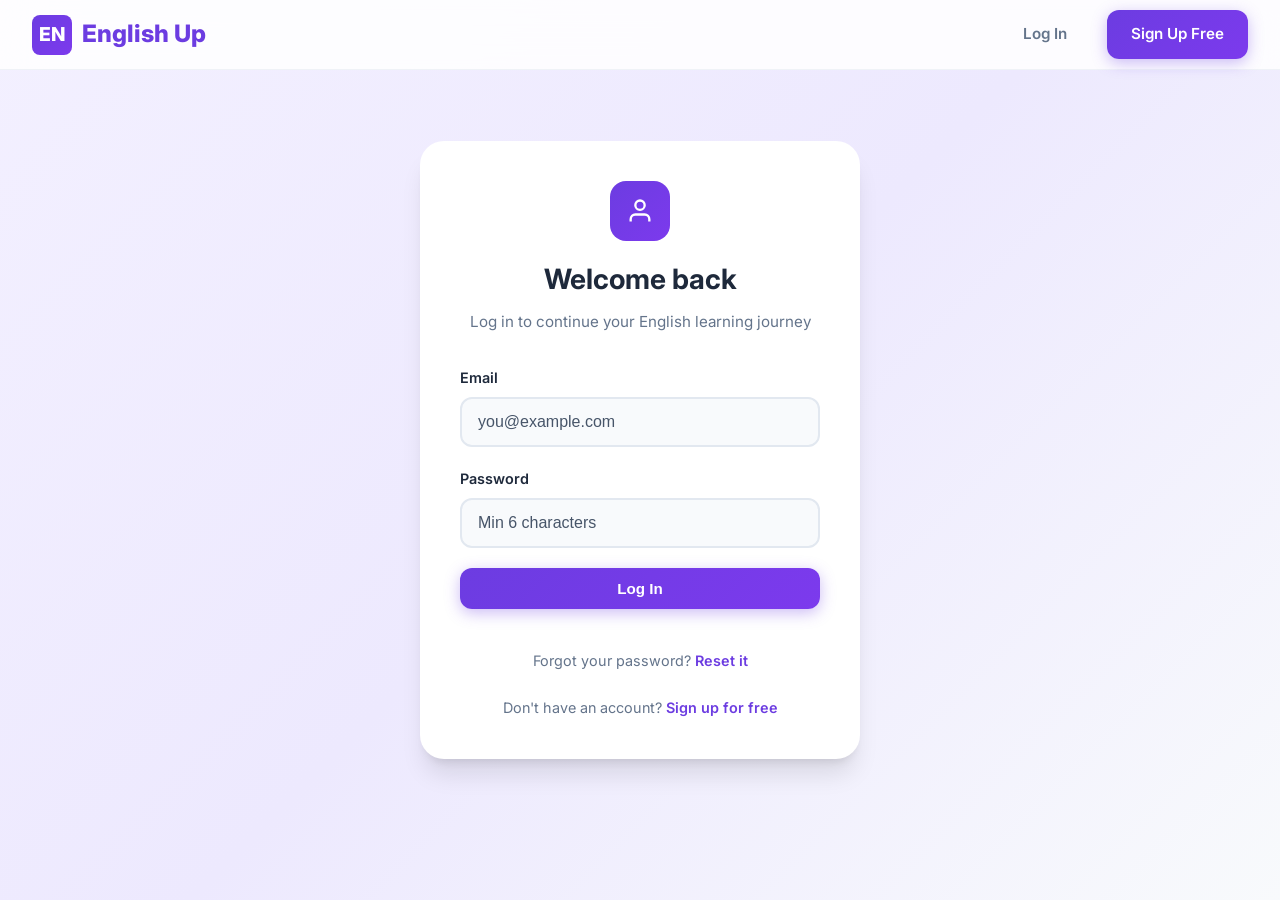
<file: speaking.html>
<!DOCTYPE html>
<html lang="en-US">
<head>
  <meta charset="UTF-8">
  <meta name="viewport" content="width=device-width, initial-scale=1.0">
  <title>Speaking Practice - English Up</title>
  <link rel="preconnect" href="https://fonts.googleapis.com">
  <link rel="preconnect" href="https://fonts.gstatic.com" crossorigin>
  <link href="https://fonts.googleapis.com/css2?family=Inter:wght@400;500;600;700;800&display=swap" rel="stylesheet">
  <link rel="stylesheet" href="css/styles.css">
</head>
<body data-managed-page-focus>
  <a href="#main-content" class="skip-link">Skip to main content</a>
  <header>
  <nav class="navbar" id="navbar" aria-label="Main navigation">
    <a href="index.html" class="nav-brand">
      <span class="brand-icon" aria-hidden="true">EN</span>
      English Up
    </a>
    <ul class="nav-links">
      <li><a href="dashboard.html">Home</a></li>
      <li><a href="activities.html">Activities</a></li>
      <li><a href="progress.html">Progress</a></li>
      <li><a href="speaking.html" class="active" aria-current="page">Speaking</a></li>
      <li><a href="grammar.html">Writing</a></li>
      <li><a href="reading.html">Reading</a></li>
    </ul>
    <div class="nav-actions">
      <div class="nav-user" id="userMenu" aria-labelledby="userName">
        <div class="nav-user-avatar" id="userAvatar" aria-hidden="true">--</div>
        <span id="userName">Loading...</span>
      </div>
      <button class="btn btn-ghost btn-sm" onclick="handleLogout()" aria-label="Log out">
        <svg width="18" height="18" fill="none" stroke="currentColor" stroke-width="2" viewBox="0 0 24 24" aria-hidden="true"><path d="M9 21H5a2 2 0 0 1-2-2V5a2 2 0 0 1 2-2h4"/><polyline points="16 17 21 12 16 7"/><line x1="21" y1="12" x2="9" y2="12"/></svg>
      </button>
    </div>
  </nav>
  </header>

  <main id="main-content">
  <div class="speaking-page">
    <div class="speaking-container">
      <div class="speaking-content" style="text-align: left;">
        <div style="display: flex; justify-content: space-between; align-items: center; margin-bottom: 2rem;">
          <h1 id="speakingTitle" tabindex="0" style="font-size: 1.5rem; font-weight: 700;">Speaking Practice</h1>
          <span style="color: var(--text-secondary); font-size: 0.9rem;" id="topicCounter" tabindex="0" aria-label="Topic 1 of 0">1 / 0</span>
        </div>

        <div class="instruction-box" role="region" tabindex="0" aria-label="How this works">
          <h2 style="font-size: 1rem;">Free Speaking Exercise</h2>
          <p>You will be given a topic. Speak freely using the suggested structures. Press Record, talk, then press Stop. Your speech will be evaluated automatically.</p>
        </div>

        <div class="question-card" id="topicCard" style="margin-bottom: 1.5rem;" role="region" aria-labelledby="topicTitle" aria-describedby="topicPrompt" tabindex="0">
          <div class="question-number" id="topicNumber" aria-hidden="true">1</div>
          <h2 style="margin-bottom: 0.75rem;" id="topicTitle">Loading...</h2>
          <p style="color: var(--text-secondary); margin-bottom: 1rem;" id="topicPrompt"></p>
          <div style="background: var(--bg-main); border-radius: var(--radius-md); padding: 1.25rem; margin-top: 1rem;">
            <p style="font-weight: 600; margin-bottom: 0.75rem; font-size: 0.9rem;">Try using these structures:</p>
            <ul style="list-style: none; padding: 0;" id="structureList" aria-label="Suggested structures to include in your speech"></ul>
          </div>
        </div>

        <div class="recording-section" style="margin-bottom: 0;" role="region" aria-label="Recording controls">
          <div class="mic-status" role="list" aria-label="Recording status steps">
            <div class="mic-indicator" role="listitem">
              <div class="mic-dot idle" id="micReady">
                <svg width="20" height="20" fill="none" stroke="currentColor" stroke-width="2" viewBox="0 0 24 24" aria-hidden="true"><path d="M12 1a3 3 0 0 0-3 3v8a3 3 0 0 0 6 0V4a3 3 0 0 0-3-3z"/></svg>
              </div>
              <span class="mic-label" id="micReadyLabel">Ready</span>
            </div>
            <div class="mic-indicator" role="listitem">
              <div class="mic-dot" id="micRecording">
                <svg width="20" height="20" fill="none" stroke="currentColor" stroke-width="2" viewBox="0 0 24 24" aria-hidden="true"><path d="M12 1a3 3 0 0 0-3 3v8a3 3 0 0 0 6 0V4a3 3 0 0 0-3-3z"/><path d="M19 10v2a7 7 0 0 1-14 0v-2"/></svg>
              </div>
              <span class="mic-label" id="micRecordingLabel">Listening</span>
            </div>
            <div class="mic-indicator" role="listitem">
              <div class="mic-dot" id="micComplete">
                <svg width="20" height="20" fill="none" stroke="currentColor" stroke-width="2" viewBox="0 0 24 24"><path d="M22 11.08V12a10 10 0 1 1-5.93-9.14"/><polyline points="22 4 12 14.01 9 11.01"/></svg>
              </div>
              <span class="mic-label" id="micCompleteLabel">Complete</span>
            </div>
            <div class="mic-indicator" role="listitem">
              <div class="mic-dot" id="micAnalyzing">
                <svg width="20" height="20" fill="none" stroke="currentColor" stroke-width="2" viewBox="0 0 24 24"><circle cx="12" cy="12" r="10"/><polyline points="12 6 12 12 16 14"/></svg>
              </div>
              <span class="mic-label" id="micAnalyzingLabel">Analyzing</span>
            </div>
          </div>

          <div id="screenReaderAnnounce" class="sr-only" aria-live="assertive" aria-atomic="true"></div>

          <div style="text-align: center;">
            <button class="record-btn" id="recordBtn" onclick="toggleRecording()" aria-label="Start recording">
              <svg width="32" height="32" fill="currentColor" viewBox="0 0 24 24" aria-hidden="true" focusable="false"><path d="M12 1a3 3 0 0 0-3 3v8a3 3 0 0 0 6 0V4a3 3 0 0 0-3-3z"/><path d="M19 10v2a7 7 0 0 1-14 0v-2"/></svg>
            </button>
            <p style="margin-top: 1rem; color: var(--text-secondary); font-size: 0.9rem;" id="recordLabel" aria-live="polite" aria-atomic="true">Press the Record button to start recording</p>
          </div>
        </div>

        <div class="pronunciation-score" id="scoreSection" style="display: none;" role="status" aria-live="polite" aria-atomic="true">
          <div class="score-value" id="scoreValue" role="text" aria-label="Score">0%</div>
          <div class="score-label">Speaking Score</div>
        </div>

        <div class="tips-box" id="feedbackBox" role="region" aria-label="Feedback">
          <h3 style="font-size: 0.95rem;">
            <svg width="16" height="16" fill="currentColor" viewBox="0 0 24 24" aria-hidden="true"><path d="M12 2C6.48 2 2 6.48 2 12s4.48 10 10 10 10-4.48 10-10S17.52 2 12 2zm1 15h-2v-6h2v6zm0-8h-2V7h2v2z"/></svg>
            Feedback
          </h3>
          <div id="feedbackContent" aria-live="polite" aria-atomic="true">
            <p id="feedbackText">Record yourself speaking about the topic. Try to use the suggested structures.</p>
          </div>
        </div>

        <div style="display: flex; gap: 1rem; margin-top: 1.5rem;">
          <button class="btn btn-primary" onclick="nextTopic()" style="flex: 1;" aria-label="Next Topic">
            Next Topic
            <svg width="18" height="18" fill="none" stroke="currentColor" stroke-width="2" viewBox="0 0 24 24" aria-hidden="true" focusable="false"><path d="M5 12h14M12 5l7 7-7 7"/></svg>
          </button>
        </div>
      </div>
    </div>
  </div>
  </main>

  <script src="js/supabase.js"></script>
  <script src="js/supabase-config.js"></script>
  <script src="js/main.js"></script>
  <script>
    var currentUser = null;
    var currentIndex = 0;
    var hasAnnouncedInitialContext = false;
    var isRecording = false;
    var liveTranscript = '';
    var announceTimeout = null;

    var SpeechRecognition = window.SpeechRecognition || window.webkitSpeechRecognition;
    var recognition = null;
    if (SpeechRecognition) {
      recognition = new SpeechRecognition();
      recognition.continuous = true;
      recognition.interimResults = true;
      recognition.lang = 'en-US';
    }

    var topics = [
      {
        id: 'family', level: 'A1',
        title: 'Talk About Your Family',
        prompt: 'Describe your family. Talk about who lives with you, their personalities, and what you enjoy doing together.',
        structures: [
          { phrase: 'There are ___ people in my family', keywords: ['there are', 'there is', 'there\'s'] },
          { phrase: 'My mother / father / parents are ___', keywords: ['mother', 'father', 'parent', 'mom', 'dad'] },
          { phrase: 'I have ___ brother(s) / sister(s)', keywords: ['brother', 'sister', 'sibling'] },
          { phrase: 'We like / love to ___ together', keywords: ['we like', 'we love', 'together', 'we enjoy'] },
          { phrase: 'My ___ is very ___', keywords: ['is very', 'is really', 'are very', 'is so'] }
        ],
        minWords: 30
      },
      {
        id: 'hobbies', level: 'A1',
        title: 'Talk About Your Hobbies',
        prompt: 'What do you like to do in your free time? Talk about your hobbies, how often you do them, and why you enjoy them.',
        structures: [
          { phrase: 'In my free time, I ___', keywords: ['in my free time', 'my free time', 'after work', 'on weekends'] },
          { phrase: 'I like / love / enjoy ___', keywords: ['i like', 'i love', 'i enjoy', 'i really like'] },
          { phrase: 'I usually ___ on ___', keywords: ['usually', 'sometimes', 'often', 'every'] },
          { phrase: 'It is ___ because ___', keywords: ['because', 'it is', 'it\'s so', 'it makes me'] },
          { phrase: 'I have been ___ for ___', keywords: ['for', 'years', 'since', 'have been'] }
        ],
        minWords: 35
      },
      {
        id: 'routine', level: 'A1',
        title: 'Talk About Your Daily Routine',
        prompt: 'Describe a typical day in your life. What do you do in the morning, afternoon, and evening?',
        structures: [
          { phrase: 'I wake up at ___', keywords: ['wake up', 'get up', 'i wake', 'i get up'] },
          { phrase: 'I have breakfast / lunch / dinner', keywords: ['breakfast', 'lunch', 'dinner', 'have breakfast', 'eat'] },
          { phrase: 'I go to ___', keywords: ['i go to', 'i go', 'i go to work', 'i go to school'] },
          { phrase: 'After that, I ___', keywords: ['after that', 'then', 'after', 'next'] },
          { phrase: 'In the evening, I ___', keywords: ['evening', 'at night', 'come home', 'go home'] }
        ],
        minWords: 40
      },
      {
        id: 'vacation', level: 'A2',
        title: 'Talk About a Vacation',
        prompt: 'Tell me about a vacation or trip you remember. Where did you go? What did you do? Did you enjoy it?',
        structures: [
          { phrase: 'I went to ___', keywords: ['i went to', 'i went', 'we went', 'we traveled'] },
          { phrase: 'I visited ___', keywords: ['i visited', 'we visited', 'saw', 'we saw'] },
          { phrase: 'The weather was ___', keywords: ['weather', 'sunny', 'rainy', 'beautiful', 'hot', 'cold'] },
          { phrase: 'I stayed there for ___', keywords: ['stayed', 'for', 'days', 'weeks', 'were there'] },
          { phrase: 'It was a ___ experience', keywords: ['was a', 'it was', 'amazing', 'wonderful', 'great', 'fantastic'] }
        ],
        minWords: 45
      },
      {
        id: 'job', level: 'A2',
        title: 'Talk About Your Job or Studies',
        prompt: 'Describe your job or what you study. What do you do? What do you like about it? What are the challenges?',
        structures: [
          { phrase: 'I work as / I study ___', keywords: ['i work', 'i study', 'i am a', 'i am an'] },
          { phrase: 'My job / studies involve(s) ___', keywords: ['my job', 'my work', 'my studies', 'my major', 'i do'] },
          { phrase: 'I have been working / studying for ___', keywords: ['been working', 'been studying', 'for', 'years'] },
          { phrase: 'What I like most is ___', keywords: ['like most', 'love about', 'enjoy about', 'best part'] },
          { phrase: 'The biggest challenge is ___', keywords: ['challenge', 'difficult', 'hard part', 'struggle'] }
        ],
        minWords: 50
      },
      {
        id: 'city', level: 'A2',
        title: 'Talk About Your City or Neighborhood',
        prompt: 'Describe the city or neighborhood where you live. What places are there? What do you like about it? What would you change?',
        structures: [
          { phrase: 'I live in ___', keywords: ['i live in', 'i live', 'i\'m from', 'i am from'] },
          { phrase: 'There is / are ___', keywords: ['there is', 'there are', 'there\'s', 'has a', 'has an'] },
          { phrase: 'The best thing about ___', keywords: ['best thing', 'i like about', 'what i love', 'my favorite'] },
          { phrase: 'You can ___', keywords: ['you can', 'you can go', 'can find', 'you can visit'] },
          { phrase: 'One problem is ___', keywords: ['problem', 'don\'t like', 'wish there was', 'traffic', 'noisy'] }
        ],
        minWords: 45
      },
      {
        id: 'future', level: 'B1',
        title: 'Talk About Your Future Plans',
        prompt: 'What are your plans for the future? Talk about your career, travel, personal goals, or dreams you want to achieve.',
        structures: [
          { phrase: 'I am going to ___', keywords: ['going to', 'gonna', 'plan to', 'planning to'] },
          { phrase: 'I would like to ___', keywords: ['would like to', 'i\'d like to', 'i hope to', 'i want to'] },
          { phrase: 'In five years, I ___', keywords: ['in five years', 'in the future', 'next year', 'in ten years'] },
          { phrase: 'I hope that ___', keywords: ['i hope', 'i wish', 'hopefully', 'i dream'] },
          { phrase: 'First I need to ___', keywords: ['first i need', 'before that', 'first i have to', 'need to'] }
        ],
        minWords: 55
      },
      {
        id: 'friend', level: 'A2',
        title: 'Describe Your Best Friend',
        prompt: 'Tell me about your best friend. How did you meet? What is their personality like? What do you do together?',
        structures: [
          { phrase: 'My best friend is ___', keywords: ['best friend', 'my friend', 'close friend'] },
          { phrase: 'We met ___', keywords: ['we met', 'met in', 'met at', 'known each other'] },
          { phrase: 'She / He is very ___', keywords: ['is very', 'is really', 'is so', 'very kind', 'very funny'] },
          { phrase: 'We like to ___ together', keywords: ['we like to', 'we love to', 'we enjoy', 'together'] },
          { phrase: 'I admire ___ because ___', keywords: ['admire', 'respect', 'look up to', 'always there'] }
        ],
        minWords: 40
      },
      {
        id: 'technology', level: 'B1',
        title: 'Talk About Technology in Your Life',
        prompt: 'How do you use technology every day? Talk about your phone, computer, social media, and how technology has changed your habits.',
        structures: [
          { phrase: 'I use my phone / computer for ___', keywords: ['use my', 'my phone', 'my computer', 'i use'] },
          { phrase: 'Social media helps me ___', keywords: ['social media', 'instagram', 'facebook', 'whatsapp', 'tiktok'] },
          { phrase: 'On one hand ___, but on the other ___', keywords: ['on one hand', 'on the other hand', 'however', 'although'] },
          { phrase: 'Technology has changed ___', keywords: ['has changed', 'changed the way', 'made it easier'] },
          { phrase: 'Without my phone, I ___', keywords: ['without', 'can\'t imagine', 'would be', 'is hard'] }
        ],
        minWords: 55
      },
      {
        id: 'opinion', level: 'B1',
        title: 'Give Your Opinion on Education',
        prompt: 'What do you think about the education system? Talk about online learning, the subjects that matter most, or how schools could improve.',
        structures: [
          { phrase: 'In my opinion, ___', keywords: ['in my opinion', 'i think', 'i believe', 'personally'] },
          { phrase: 'I agree / disagree that ___', keywords: ['i agree', 'i disagree', 'i think that', 'i don\'t think'] },
          { phrase: 'One advantage is ___', keywords: ['advantage', 'benefit', 'positive', 'good thing'] },
          { phrase: 'However, one disadvantage ___', keywords: ['however', 'disadvantage', 'negative', 'bad thing', 'on the other'] },
          { phrase: 'For example, ___', keywords: ['for example', 'for instance', 'such as', 'like'] }
        ],
        minWords: 60
      }
    ];

    function announceToScreenReader(text) {
      var el = document.getElementById('screenReaderAnnounce');
      if (announceTimeout) clearTimeout(announceTimeout);
      el.textContent = '';
      announceTimeout = setTimeout(function() {
        el.textContent = text;
      }, 100);
    }

    async function init() {
      currentUser = await getUser();
      if (!currentUser) {
        window.location.href = 'login.html';
        return;
      }

      var diagnosticDone = await hasCompletedDiagnostic(currentUser.id);
      if (!diagnosticDone) {
        window.location.href = 'diagnostic.html';
        return;
      }

      var profile = await getProfile(currentUser.id);
      if (!profile) {
        profile = { full_name: currentUser.email, level: 'A1', streak: 0, total_exercises: 0, accuracy: 0 };
      }
      window._userLevel = profile.level || 'A1';
      var initials = profile.full_name ? profile.full_name.split(' ').map(function(n) { return n[0]; }).join('').toUpperCase() : currentUser.email[0].toUpperCase();
      document.getElementById('userAvatar').textContent = initials;
      document.getElementById('userName').textContent = profile.full_name || currentUser.email;

      renderTopic();
    }

    function getFilteredTopics() {
      var userLevel = window._userLevel || 'A1';
      var order = ['A1','A2','B1','B1+','B2','C1','C2'];
      var uIdx = order.indexOf(userLevel);
      if (uIdx === -1) return topics;
      return topics.filter(function(t) {
        var tIdx = order.indexOf(t.level);
        return tIdx <= uIdx + 1;
      });
    }

    function renderTopic() {
      var filtered = getFilteredTopics();
      if (currentIndex >= filtered.length) {
        currentIndex = 0;
      }

      var topic = filtered[currentIndex];
      var total = filtered.length;

      document.getElementById('topicCounter').textContent = (currentIndex + 1) + ' / ' + total;
      document.getElementById('topicCounter').setAttribute('aria-label', 'Topic ' + (currentIndex + 1) + ' of ' + total);
      document.getElementById('topicNumber').textContent = '' + (currentIndex + 1);
      document.getElementById('topicTitle').textContent = topic.title;
      document.getElementById('topicPrompt').textContent = topic.prompt;

      var list = document.getElementById('structureList');
      list.innerHTML = '';
      for (var i = 0; i < topic.structures.length; i++) {
        var li = document.createElement('li');
        li.style.cssText = 'padding: 6px 0; display: flex; align-items: center; gap: 8px; font-size: 0.9rem;';
        var bullet = document.createElement('span');
        bullet.style.color = 'var(--primary)';
        bullet.setAttribute('aria-hidden', 'true');
        bullet.textContent = '\u2022';
        var text = document.createElement('span');
        text.style.color = 'var(--text-primary)';
        text.textContent = topic.structures[i].phrase;
        li.appendChild(bullet);
        li.appendChild(text);
        list.appendChild(li);
      }

      document.getElementById('scoreSection').style.display = 'none';
      document.getElementById('scoreSection').setAttribute('aria-hidden', 'true');
      document.getElementById('feedbackContent').innerHTML = '<p id="feedbackText">Record yourself speaking about the topic. Try to use the suggested structures.</p>';
      resetMicStatus();
      document.getElementById('recordLabel').textContent = 'Press the Record button to start recording';

      var card = document.getElementById('topicCard');
      if (!hasAnnouncedInitialContext) {
        document.getElementById('speakingTitle').focus();
        hasAnnouncedInitialContext = true;
      } else {
        card.focus();
      }
    }

    function resetMicStatus() {
      var ready = document.getElementById('micReady');
      ready.className = 'mic-dot idle';
      ready.setAttribute('aria-current', 'step');
      document.getElementById('micRecording').className = 'mic-dot';
      document.getElementById('micRecording').removeAttribute('aria-current');
      document.getElementById('micComplete').className = 'mic-dot';
      document.getElementById('micComplete').removeAttribute('aria-current');
      document.getElementById('micAnalyzing').className = 'mic-dot';
      document.getElementById('micAnalyzing').removeAttribute('aria-current');
    }

    function toggleRecording() {
      if (!recognition) {
        var msg = 'Speech Recognition is not supported in this browser. Please use Google Chrome or Microsoft Edge.';
        announceToScreenReader(msg);
        alert(msg);
        return;
      }

      if (!isRecording) {
        liveTranscript = '';
        startRecognition();
        isRecording = true;

        document.getElementById('recordBtn').classList.add('recording');
        document.getElementById('recordBtn').innerHTML = '<svg width="32" height="32" fill="currentColor" viewBox="0 0 24 24" aria-hidden="true"><rect x="6" y="6" width="12" height="12" rx="2"/></svg>';
        document.getElementById('recordBtn').setAttribute('aria-label', 'Stop recording');
        document.getElementById('recordLabel').textContent = 'Listening. Speak now, then press Stop to finish.';
        document.getElementById('micReady').className = 'mic-dot active';
        document.getElementById('micReady').setAttribute('aria-current', 'step');

        document.getElementById('micRecording').className = 'mic-dot recording';
        document.getElementById('micRecording').setAttribute('aria-current', 'step');

        announceToScreenReader('Recording started. Speak now. Press the Stop button when you are finished.');
      } else {
        stopRecognition();
        isRecording = false;

        document.getElementById('recordBtn').classList.remove('recording');
        document.getElementById('recordBtn').innerHTML = '<svg width="32" height="32" fill="currentColor" viewBox="0 0 24 24" aria-hidden="true"><path d="M12 1a3 3 0 0 0-3 3v8a3 3 0 0 0 6 0V4a3 3 0 0 0-3-3z"/><path d="M19 10v2a7 7 0 0 1-14 0v-2"/></svg>';
        document.getElementById('recordBtn').setAttribute('aria-label', 'Start recording');
        document.getElementById('recordLabel').textContent = 'Analyzing your speech...';

        document.getElementById('micRecording').className = 'mic-dot';
        document.getElementById('micRecording').removeAttribute('aria-current');
        document.getElementById('micAnalyzing').className = 'mic-dot pending';
        document.getElementById('micAnalyzing').setAttribute('aria-current', 'step');

        announceToScreenReader('Recording stopped. Analyzing your speech.');

        setTimeout(function() { analyzeSpeaking(); }, 500);
      }
    }

    function startRecognition() {
      recognition.onresult = function(event) {
        var interim = '';
        for (var i = event.resultIndex; i < event.results.length; i++) {
          if (event.results[i].isFinal) {
            liveTranscript += event.results[i][0].transcript + ' ';
          } else {
            interim += event.results[i][0].transcript;
          }
        }
      };

      recognition.onerror = function(event) {
        if (event.error === 'not-allowed') {
          var msg = 'Microphone access was denied. Please allow microphone access in your browser settings, then try again.';
          announceToScreenReader(msg);
          alert(msg);
          isRecording = false;
          document.getElementById('recordBtn').classList.remove('recording');
          document.getElementById('recordBtn').innerHTML = '<svg width="32" height="32" fill="currentColor" viewBox="0 0 24 24" aria-hidden="true"><path d="M12 1a3 3 0 0 0-3 3v8a3 3 0 0 0 6 0V4a3 3 0 0 0-3-3z"/><path d="M19 10v2a7 7 0 0 1-14 0v-2"/></svg>';
          document.getElementById('recordBtn').setAttribute('aria-label', 'Start recording');
          document.getElementById('recordLabel').textContent = 'Press the Record button to start recording';
          resetMicStatus();
        }
      };

      recognition.onend = function() {
        if (isRecording) {
          try { recognition.start(); } catch(e) {}
        }
      };

      try { recognition.start(); } catch(e) {}
    }

    function stopRecognition() {
      recognition.onend = null;
      try { recognition.stop(); } catch(e) {}
    }

    function analyzeSpeaking() {
      document.getElementById('micAnalyzing').className = 'mic-dot pending';

      var transcript = liveTranscript.trim();
      var words = transcript ? transcript.split(/\s+/) : [];
      var wordCount = words.length;

      var filtered = getFilteredTopics();
      var topic = filtered[currentIndex];
      var transcriptLower = transcript.toLowerCase();

      var foundCount = 0;
      var results = [];

      for (var s = 0; s < topic.structures.length; s++) {
        var matched = false;
        for (var k = 0; k < topic.structures[s].keywords.length; k++) {
          if (transcriptLower.indexOf(topic.structures[s].keywords[k].toLowerCase()) !== -1) {
            matched = true;
            break;
          }
        }
        if (matched) {
          foundCount++;
          results.push({ phrase: topic.structures[s].phrase, found: true });
        } else {
          results.push({ phrase: topic.structures[s].phrase, found: false });
        }
      }

      var structureScore = topic.structures.length > 0 ? (foundCount / topic.structures.length) * 60 : 0;
      var lengthScore = wordCount >= topic.minWords ? 30 : Math.round((wordCount / topic.minWords) * 30);
      var bonus = wordCount >= topic.minWords * 1.5 ? 10 : 0;
      var totalScore = Math.min(Math.round(structureScore + lengthScore + bonus), 100);

      displayResults(totalScore, transcript, wordCount, results, topic, foundCount);

      saveProgress(currentUser.id, topic.id, totalScore >= 60, 'speaking_' + totalScore).catch(function() {});
      updateStreak(currentUser.id).catch(function() {});
    }

    function displayResults(score, transcript, wordCount, results, topic, foundCount) {
      var color = score >= 80 ? 'var(--success)' : score >= 60 ? 'var(--warning)' : 'var(--danger)';
      var gradeText = score >= 80 ? 'Excellent' : score >= 60 ? 'Good effort' : score < 40 ? 'Keep practicing' : 'Not bad';

      document.getElementById('micAnalyzing').className = 'mic-dot';
      document.getElementById('micAnalyzing').removeAttribute('aria-current');
      document.getElementById('micComplete').className = 'mic-dot active';
      document.getElementById('micComplete').setAttribute('aria-current', 'step');
      document.getElementById('recordLabel').textContent = 'Analysis complete!';

      var scoreSection = document.getElementById('scoreSection');
      scoreSection.style.display = 'block';
      scoreSection.removeAttribute('aria-hidden');
      document.getElementById('scoreValue').textContent = score + '%';
      document.getElementById('scoreValue').style.color = color;
      document.getElementById('scoreValue').setAttribute('aria-label', 'Score ' + score + ' percent. ' + gradeText + '.');

      var structureHtml = '';
      var structureText = '';
      for (var r = 0; r < results.length; r++) {
        var icon = results[r].found ? '\u2713' : '\u2717';
        var iconLabel = results[r].found ? 'Used' : 'Not used';
        var itemColor = results[r].found ? 'var(--success)' : 'var(--text-secondary)';
        structureHtml += '<li style="padding: 6px 0; display: flex; align-items: center; gap: 8px; font-size: 0.9rem;">' +
          '<span style="color: ' + itemColor + '; font-weight: bold;" role="img" aria-label="' + iconLabel + '">' + icon + '</span>' +
          '<span class="sr-only">' + iconLabel + ': </span>' +
          '<span style="color: ' + itemColor + ';">' + results[r].phrase + '</span></li>';
        structureText += '\n' + iconLabel + ': ' + results[r].phrase;
      }

      var displayTranscript = transcript || 'No speech detected';

      document.getElementById('feedbackContent').innerHTML =
        '<p style="font-weight: 600; margin-bottom: 0.75rem;">' + gradeText + '! Score: ' + score + '%</p>' +
        '<p><strong>Words spoken:</strong> ' + wordCount + ' (aim for ' + topic.minWords + ')</p>' +
        '<p><strong>Structures used:</strong> ' + foundCount + ' of ' + topic.structures.length + '</p>' +
        '<div style="margin-top: 0.75rem;"><p style="font-weight: 600; margin-bottom: 0.5rem;">What you said:</p>' +
        '<p style="background: var(--bg-main); padding: 0.75rem; border-radius: var(--radius-md); font-style: italic;" aria-label="Your recorded speech">"' +
        displayTranscript + '"</p></div>' +
        '<div style="margin-top: 0.75rem;"><p style="font-weight: 600; margin-bottom: 0.5rem;">Structures:</p>' +
        '<ul style="list-style: none; padding: 0;" aria-label="Structure usage results">' + structureHtml + '</ul></div>';

      var announceText = 'Analysis complete. Score ' + score + ' percent. ' + gradeText + '. You spoke ' + wordCount + ' words. You used ' + foundCount + ' of ' + topic.structures.length + ' suggested structures.';
      announceToScreenReader(announceText);
    }

    function nextTopic() {
      var filtered = getFilteredTopics();
      if (currentIndex < filtered.length - 1) {
        currentIndex++;
      } else {
        currentIndex = 0;
      }
      renderTopic();
    }

    async function handleLogout() {
      await signOut();
      window.location.href = 'index.html';
    }

    init();
  </script>
</body>
</html>
</file>
<file: css/styles.css>
:root {
  --primary: #6C3CE1;
  --primary-dark: #5A2CC0;
  --primary-light: #7C3AED;
  --primary-gradient: linear-gradient(135deg, #6C3CE1 0%, #7C3AED 100%);
  --secondary: #C2410C;
  --secondary-light: #9A3412;
  --success: #047857;
  --danger: #B91C1C;
  --warning: #B45309;
  --bg-main: #F8FAFC;
  --bg-card: #FFFFFF;
  --bg-dark: #1E1B4B;
  --text-primary: #1E293B;
  --text-secondary: #64748B;
  --text-light: #475569;
  --border: #E2E8F0;
  --shadow-sm: 0 1px 2px rgba(0,0,0,0.05);
  --shadow-md: 0 4px 6px -1px rgba(0,0,0,0.1), 0 2px 4px -2px rgba(0,0,0,0.1);
  --shadow-lg: 0 10px 15px -3px rgba(0,0,0,0.1), 0 4px 6px -4px rgba(0,0,0,0.1);
  --shadow-xl: 0 20px 25px -5px rgba(0,0,0,0.1), 0 8px 10px -6px rgba(0,0,0,0.1);
  --shadow-glow: 0 0 40px rgba(108, 60, 225, 0.3);
  --radius-sm: 8px;
  --radius-md: 12px;
  --radius-lg: 16px;
  --radius-xl: 24px;
  --radius-full: 9999px;
  --transition: all 0.3s cubic-bezier(0.4, 0, 0.2, 1);
}

* {
  margin: 0;
  padding: 0;
  box-sizing: border-box;
}

body {
  font-family: 'Inter', -apple-system, BlinkMacSystemFont, 'Segoe UI', Roboto, sans-serif;
  background: var(--bg-main);
  color: var(--text-primary);
  line-height: 1.6;
  overflow-x: hidden;
}

/* ===== HEADER / NAVBAR ===== */
.navbar {
  position: fixed;
  top: 0;
  left: 0;
  right: 0;
  z-index: 1000;
  background: rgba(255, 255, 255, 0.85);
  backdrop-filter: blur(20px);
  -webkit-backdrop-filter: blur(20px);
  border-bottom: 1px solid rgba(226, 232, 240, 0.5);
  padding: 0 2rem;
  height: 70px;
  display: flex;
  align-items: center;
  justify-content: space-between;
  transition: var(--transition);
}

.navbar.scrolled {
  box-shadow: var(--shadow-md);
}

.nav-brand {
  display: flex;
  align-items: center;
  gap: 10px;
  font-size: 1.5rem;
  font-weight: 800;
  color: var(--primary);
  text-decoration: none;
}

.nav-brand .brand-icon {
  width: 40px;
  height: 40px;
  background: var(--primary-gradient);
  border-radius: var(--radius-sm);
  display: flex;
  align-items: center;
  justify-content: center;
  color: white;
  font-size: 1.2rem;
}

.nav-links {
  display: flex;
  align-items: center;
  gap: 2rem;
  list-style: none;
}

.nav-links a {
  text-decoration: none;
  color: var(--text-secondary);
  font-weight: 500;
  font-size: 0.95rem;
  transition: var(--transition);
  position: relative;
}

.nav-links a:hover {
  color: var(--primary);
}

.nav-links a::after {
  content: '';
  position: absolute;
  bottom: -4px;
  left: 0;
  width: 0;
  height: 2px;
  background: var(--primary-gradient);
  transition: var(--transition);
}

.nav-links a:hover::after {
  width: 100%;
}

.nav-actions {
  display: flex;
  align-items: center;
  gap: 1rem;
}

.nav-user {
  display: flex;
  align-items: center;
  gap: 8px;
  padding: 6px 12px;
  border-radius: var(--radius-full);
  background: var(--bg-main);
  cursor: default;
  transition: var(--transition);
}

.nav-user:hover {
  background: var(--bg-main);
}

.nav-user-avatar {
  width: 32px;
  height: 32px;
  border-radius: 50%;
  background: var(--primary-gradient);
  display: flex;
  align-items: center;
  justify-content: center;
  color: white;
  font-weight: 600;
  font-size: 0.85rem;
}

/* ===== BUTTONS ===== */
.btn {
  display: inline-flex;
  align-items: center;
  justify-content: center;
  gap: 8px;
  padding: 12px 24px;
  border: none;
  border-radius: var(--radius-md);
  font-weight: 600;
  font-size: 0.95rem;
  cursor: pointer;
  transition: var(--transition);
  text-decoration: none;
}

.btn-primary {
  background: var(--primary-gradient);
  color: white;
  box-shadow: 0 4px 15px rgba(108, 60, 225, 0.35);
}

.btn-primary:hover {
  transform: translateY(-2px);
  box-shadow: 0 8px 25px rgba(108, 60, 225, 0.45);
}

.btn-secondary {
  background: var(--secondary);
  color: white;
  box-shadow: 0 4px 15px rgba(249, 115, 22, 0.35);
}

.btn-secondary:hover {
  background: var(--secondary-light);
  transform: translateY(-2px);
}

.btn-outline {
  background: transparent;
  color: var(--primary);
  border: 2px solid var(--primary);
}

.btn-outline:hover {
  background: var(--primary);
  color: white;
}

.btn-ghost {
  background: transparent;
  color: var(--text-secondary);
}

.btn-ghost:hover {
  background: var(--bg-main);
  color: var(--primary);
}

.btn-lg {
  padding: 16px 32px;
  font-size: 1.05rem;
}

.btn-sm {
  padding: 8px 16px;
  font-size: 0.85rem;
}

.btn-icon {
  width: 44px;
  height: 44px;
  padding: 0;
  border-radius: var(--radius-full);
}

/* ===== CARDS ===== */
.card {
  background: var(--bg-card);
  border-radius: var(--radius-lg);
  padding: 1.5rem;
  box-shadow: var(--shadow-sm);
  border: 1px solid var(--border);
  transition: var(--transition);
}

.card:hover {
  box-shadow: var(--shadow-lg);
  transform: translateY(-4px);
}

.card-glass {
  background: rgba(255, 255, 255, 0.7);
  backdrop-filter: blur(20px);
  border: 1px solid rgba(255, 255, 255, 0.3);
}

.card-gradient {
  background: var(--primary-gradient);
  color: white;
  border: none;
}

.card-gradient:hover {
  box-shadow: var(--shadow-glow);
}

/* ===== LANDING PAGE ===== */
.hero {
  min-height: 100vh;
  display: flex;
  align-items: center;
  justify-content: center;
  text-align: center;
  padding: 100px 2rem 60px;
  background: linear-gradient(180deg, #F3F0FF 0%, var(--bg-main) 100%);
  position: relative;
  overflow: hidden;
}

.hero::before {
  content: '';
  position: absolute;
  top: -50%;
  left: -50%;
  width: 200%;
  height: 200%;
  background: radial-gradient(circle, rgba(108, 60, 225, 0.08) 0%, transparent 50%);
  animation: pulse 8s ease-in-out infinite;
}

@keyframes pulse {
  0%, 100% { transform: scale(1); opacity: 0.5; }
  50% { transform: scale(1.1); opacity: 0.8; }
}

.hero-content {
  max-width: 800px;
  position: relative;
  z-index: 1;
}

.hero-badge {
  display: inline-flex;
  align-items: center;
  gap: 8px;
  padding: 8px 20px;
  background: rgba(108, 60, 225, 0.1);
  color: var(--primary);
  border-radius: var(--radius-full);
  font-weight: 600;
  font-size: 0.9rem;
  margin-bottom: 1.5rem;
}

.hero h1 {
  font-size: 3.5rem;
  font-weight: 800;
  line-height: 1.2;
  margin-bottom: 1.5rem;
  background: linear-gradient(135deg, var(--text-primary) 0%, var(--primary) 100%);
  -webkit-background-clip: text;
  -webkit-text-fill-color: transparent;
  background-clip: text;
}

.hero p {
  font-size: 1.25rem;
  color: var(--text-secondary);
  margin-bottom: 2rem;
  max-width: 600px;
  margin-left: auto;
  margin-right: auto;
}

.hero-buttons {
  display: flex;
  gap: 1rem;
  justify-content: center;
  flex-wrap: wrap;
}

.hero-features {
  display: grid;
  grid-template-columns: repeat(3, 1fr);
  gap: 2rem;
  margin-top: 4rem;
}

.feature-card {
  background: var(--bg-card);
  border-radius: var(--radius-xl);
  padding: 2rem;
  text-align: center;
  box-shadow: var(--shadow-md);
  border: 1px solid var(--border);
  transition: var(--transition);
  position: relative;
  overflow: hidden;
}

.feature-card::before {
  content: '';
  position: absolute;
  top: 0;
  left: 0;
  right: 0;
  height: 4px;
  background: var(--primary-gradient);
  transform: scaleX(0);
  transition: var(--transition);
}

.feature-card:hover::before {
  transform: scaleX(1);
}

.feature-card:hover {
  transform: translateY(-8px);
  box-shadow: var(--shadow-xl);
}

.feature-icon {
  width: 70px;
  height: 70px;
  border-radius: var(--radius-lg);
  display: flex;
  align-items: center;
  justify-content: center;
  font-size: 2rem;
  margin: 0 auto 1.25rem;
}

.feature-icon.purple {
  background: rgba(108, 60, 225, 0.1);
  color: var(--primary);
}

.feature-icon.orange {
  background: rgba(249, 115, 22, 0.1);
  color: var(--secondary);
}

.feature-icon.green {
  background: rgba(16, 185, 129, 0.1);
  color: var(--success);
}

.feature-card h3 {
  font-size: 1.25rem;
  font-weight: 700;
  margin-bottom: 0.75rem;
  color: var(--text-primary);
}

.feature-card p {
  color: var(--text-secondary);
  font-size: 0.95rem;
  line-height: 1.6;
}

.feature-tag {
  display: inline-block;
  padding: 4px 12px;
  border-radius: var(--radius-full);
  font-size: 0.75rem;
  font-weight: 600;
  margin-bottom: 1rem;
}

.tag-purple {
  background: rgba(108, 60, 225, 0.1);
  color: var(--primary);
}

.tag-orange {
  background: rgba(249, 115, 22, 0.1);
  color: var(--secondary);
}

.tag-green {
  background: rgba(16, 185, 129, 0.1);
  color: var(--success);
}

/* ===== FOOTER ===== */
.footer {
  background: var(--bg-dark);
  color: white;
  padding: 4rem 2rem 2rem;
}

.footer-content {
  max-width: 1200px;
  margin: 0 auto;
  display: grid;
  grid-template-columns: 2fr 1fr 1fr 1fr;
  gap: 3rem;
}

.footer-brand {
  max-width: 300px;
}

.footer-brand h3 {
  font-size: 1.5rem;
  margin-bottom: 1rem;
  display: flex;
  align-items: center;
  gap: 10px;
}

.footer-brand p {
  color: rgba(255, 255, 255, 0.7);
  line-height: 1.7;
}

.footer-links h4 {
  font-size: 1rem;
  margin-bottom: 1rem;
  color: white;
}

.footer-links ul {
  list-style: none;
}

.footer-links li {
  margin-bottom: 0.75rem;
}

.footer-links a,
.footer-links span {
  color: rgba(255, 255, 255, 0.7);
  text-decoration: none;
  transition: var(--transition);
}

.footer-links a:hover {
  color: white;
}

.footer-bottom {
  max-width: 1200px;
  margin: 3rem auto 0;
  padding-top: 2rem;
  border-top: 1px solid rgba(255, 255, 255, 0.1);
  text-align: center;
  color: rgba(255, 255, 255, 0.5);
  font-size: 0.9rem;
}

.social-links {
  display: flex;
  gap: 1rem;
  margin-top: 1.5rem;
}

.social-links a,
.social-links span {
  width: 40px;
  height: 40px;
  border-radius: var(--radius-full);
  background: rgba(255, 255, 255, 0.1);
  display: flex;
  align-items: center;
  justify-content: center;
  color: white;
  text-decoration: none;
  transition: var(--transition);
}

.social-links a:hover {
  background: var(--primary);
  transform: translateY(-3px);
}

/* ===== LOGIN PAGE ===== */
.auth-page {
  min-height: 100vh;
  display: flex;
  align-items: center;
  justify-content: center;
  padding: 2rem;
  background: linear-gradient(135deg, #F3F0FF 0%, #EDE9FE 50%, #F8FAFC 100%);
  position: relative;
}

.auth-container {
  width: 100%;
  max-width: 440px;
  position: relative;
}

.auth-card {
  background: var(--bg-card);
  border-radius: var(--radius-xl);
  padding: 2.5rem;
  box-shadow: var(--shadow-xl);
}

.auth-header {
  text-align: center;
  margin-bottom: 2rem;
}

.auth-icon {
  width: 60px;
  height: 60px;
  border-radius: var(--radius-lg);
  background: var(--primary-gradient);
  display: flex;
  align-items: center;
  justify-content: center;
  font-size: 1.5rem;
  color: white;
  margin: 0 auto 1rem;
}

.auth-header h1 {
  font-size: 1.75rem;
  font-weight: 700;
  margin-bottom: 0.5rem;
}

.auth-header p {
  color: var(--text-secondary);
  font-size: 0.95rem;
}

.streak-badge {
  display: inline-flex;
  align-items: center;
  gap: 6px;
  padding: 6px 14px;
  background: rgba(249, 115, 22, 0.1);
  color: var(--secondary);
  border-radius: var(--radius-full);
  font-size: 0.85rem;
  font-weight: 600;
  margin-top: 0.75rem;
}

.form-group {
  margin-bottom: 1.25rem;
}

.form-group label {
  display: block;
  font-weight: 600;
  font-size: 0.9rem;
  margin-bottom: 0.5rem;
  color: var(--text-primary);
}

.form-input {
  width: 100%;
  padding: 14px 16px;
  border: 2px solid var(--border);
  border-radius: var(--radius-md);
  font-size: 1rem;
  transition: var(--transition);
  background: var(--bg-main);
}

.form-input:focus {
  outline: none;
  border-color: var(--primary);
  background: white;
  box-shadow: 0 0 0 4px rgba(108, 60, 225, 0.1);
}

.form-input::placeholder {
  color: var(--text-light);
}

.form-options {
  display: flex;
  align-items: center;
  justify-content: space-between;
  margin-bottom: 1.5rem;
}

.checkbox-label {
  display: flex;
  align-items: center;
  gap: 8px;
  cursor: pointer;
  font-size: 0.9rem;
  color: var(--text-secondary);
}

.checkbox-label input[type="checkbox"] {
  width: 18px;
  height: 18px;
  accent-color: var(--primary);
}

.forgot-link {
  color: var(--primary);
  text-decoration: none;
  font-size: 0.9rem;
  font-weight: 500;
}

.forgot-link:hover {
  text-decoration: underline;
}

.btn-google {
  width: 100%;
  padding: 14px;
  background: white;
  border: 2px solid var(--border);
  border-radius: var(--radius-md);
  font-weight: 600;
  display: flex;
  align-items: center;
  justify-content: center;
  gap: 10px;
  cursor: pointer;
  transition: var(--transition);
  font-size: 0.95rem;
}

.btn-google:hover {
  background: var(--bg-main);
  border-color: var(--text-light);
}

.auth-footer {
  text-align: center;
  margin-top: 1.5rem;
  font-size: 0.9rem;
  color: var(--text-secondary);
}

.auth-footer a {
  color: var(--primary);
  text-decoration: none;
  font-weight: 600;
}

.auth-divider {
  display: flex;
  align-items: center;
  gap: 1rem;
  margin: 1.5rem 0;
  color: var(--text-light);
  font-size: 0.85rem;
}

.auth-divider::before,
.auth-divider::after {
  content: '';
  flex: 1;
  height: 1px;
  background: var(--border);
}

.auth-features {
  display: flex;
  justify-content: center;
  gap: 2rem;
  margin-top: 1.5rem;
  flex-wrap: wrap;
}

.auth-feature {
  display: flex;
  align-items: center;
  gap: 6px;
  font-size: 0.8rem;
  color: var(--text-light);
}

.auth-feature svg {
  color: var(--success);
}

/* ===== DASHBOARD ===== */
.dashboard {
  padding-top: 90px;
  min-height: 100vh;
}

.dashboard-header {
  padding: 2rem;
  text-align: center;
}

.dashboard-header h1 {
  font-size: 2rem;
  font-weight: 700;
  margin-bottom: 0.5rem;
}

.dashboard-header p {
  color: var(--text-secondary);
}

.dashboard-content {
  max-width: 1200px;
  margin: 0 auto;
  padding: 0 2rem 2rem;
}

.section-title {
  font-size: 0.85rem;
  font-weight: 600;
  text-transform: uppercase;
  letter-spacing: 1px;
  color: var(--text-light);
  margin-bottom: 1rem;
  padding-left: 0.5rem;
}

.modules-grid {
  display: grid;
  grid-template-columns: repeat(4, 1fr);
  gap: 1.5rem;
  margin-bottom: 2rem;
}

.module-card {
  background: var(--bg-card);
  border-radius: var(--radius-xl);
  padding: 1.5rem;
  box-shadow: var(--shadow-md);
  border: 1px solid var(--border);
  transition: var(--transition);
  cursor: pointer;
  position: relative;
  overflow: hidden;
}

.module-card::after {
  content: '';
  position: absolute;
  top: 0;
  left: 0;
  right: 0;
  height: 4px;
  transition: var(--transition);
}

.module-card.learn::after { background: var(--primary-gradient); }
.module-card.speaking::after { background: linear-gradient(135deg, #10B981, #34D399); }
.module-card.writing::after { background: linear-gradient(135deg, #F59E0B, #FBBF24); }
.module-card.challenge::after { background: linear-gradient(135deg, #EF4444, #F87171); }

.module-card:hover {
  transform: translateY(-6px);
  box-shadow: var(--shadow-xl);
}

.module-icon {
  width: 50px;
  height: 50px;
  border-radius: var(--radius-md);
  display: flex;
  align-items: center;
  justify-content: center;
  font-size: 1.5rem;
  margin-bottom: 1rem;
}

.module-icon.purple { background: rgba(108, 60, 225, 0.1); color: var(--primary); }
.module-icon.green { background: rgba(16, 185, 129, 0.1); color: var(--success); }
.module-icon.yellow { background: rgba(245, 158, 11, 0.1); color: var(--warning); }
.module-icon.red { background: rgba(239, 68, 68, 0.1); color: var(--danger); }

.module-card h3 {
  font-size: 1.1rem;
  font-weight: 700;
  margin-bottom: 0.5rem;
}

.module-card p {
  font-size: 0.85rem;
  color: var(--text-secondary);
  margin-bottom: 1rem;
  line-height: 1.5;
}

.module-progress {
  margin-top: auto;
}

.progress-bar {
  height: 8px;
  background: var(--bg-main);
  border-radius: var(--radius-full);
  overflow: hidden;
  margin-bottom: 0.5rem;
}

.progress-fill {
  height: 100%;
  border-radius: var(--radius-full);
  background: var(--primary-gradient);
  transition: width 1s ease;
}

.progress-fill.green { background: linear-gradient(135deg, #10B981, #34D399); }
.progress-fill.yellow { background: linear-gradient(135deg, #F59E0B, #FBBF24); }
.progress-fill.red { background: linear-gradient(135deg, #EF4444, #F87171); }

.progress-text {
  display: flex;
  justify-content: space-between;
  font-size: 0.8rem;
  color: var(--text-secondary);
}

/* ===== CHALLENGE CARD ===== */
.challenge-banner {
  background: linear-gradient(135deg, #FEF3C7 0%, #FDE68A 100%);
  border-radius: var(--radius-xl);
  padding: 1.5rem;
  display: flex;
  align-items: center;
  justify-content: space-between;
  margin-bottom: 2rem;
  border: 1px solid #FCD34D;
}

.challenge-info h3 {
  font-size: 1.25rem;
  font-weight: 700;
  color: #92400E;
  display: flex;
  align-items: center;
  gap: 8px;
}

.challenge-info p {
  color: #A16207;
  font-size: 0.9rem;
  margin-top: 0.25rem;
}

.challenge-timer {
  display: flex;
  align-items: center;
  gap: 6px;
  color: #B45309;
  font-weight: 600;
}

/* ===== STATS ROW ===== */
.stats-row {
  display: grid;
  grid-template-columns: repeat(3, 1fr);
  gap: 1.5rem;
  margin-bottom: 2rem;
}

.stat-card {
  background: var(--bg-card);
  border-radius: var(--radius-lg);
  padding: 1.5rem;
  box-shadow: var(--shadow-sm);
  border: 1px solid var(--border);
  text-align: center;
}

.stat-card h4 {
  font-size: 0.85rem;
  font-weight: 600;
  color: var(--text-light);
  text-transform: uppercase;
  letter-spacing: 0.5px;
  margin-bottom: 0.5rem;
}

.stat-value {
  font-size: 2rem;
  font-weight: 800;
  color: var(--primary);
}

.stat-value.green { color: var(--success); }
.stat-value.orange { color: var(--secondary); }

/* ===== DAILY STREAK ===== */
.streak-section {
  background: var(--bg-card);
  border-radius: var(--radius-xl);
  padding: 1.5rem;
  box-shadow: var(--shadow-sm);
  border: 1px solid var(--border);
  margin-bottom: 2rem;
}

.streak-header {
  display: flex;
  align-items: center;
  justify-content: space-between;
  margin-bottom: 1rem;
}

.streak-header h3 {
  font-size: 1.1rem;
  font-weight: 700;
  display: flex;
  align-items: center;
  gap: 8px;
}

.streak-days {
  display: flex;
  gap: 8px;
}

.streak-day {
  width: 44px;
  height: 44px;
  border-radius: var(--radius-md);
  display: flex;
  flex-direction: column;
  align-items: center;
  justify-content: center;
  font-size: 0.7rem;
  font-weight: 600;
  border: 2px solid var(--border);
  background: var(--bg-main);
  color: var(--text-light);
}

.streak-day.completed {
  background: var(--primary-gradient);
  border-color: var(--primary);
  color: white;
}

.streak-day.today {
  border-color: var(--secondary);
  background: rgba(249, 115, 22, 0.1);
  color: var(--secondary);
}

.streak-day .day-label {
  font-size: 0.6rem;
  text-transform: uppercase;
}

/* ===== DIAGNOSTIC TEST ===== */
.test-page {
  padding-top: 90px;
  min-height: 100vh;
  background: var(--bg-main);
}

.test-container {
  max-width: 800px;
  margin: 0 auto;
  padding: 2rem;
}

.test-header {
  text-align: center;
  margin-bottom: 2rem;
}

.test-header h1 {
  font-size: 1.75rem;
  font-weight: 700;
  margin-bottom: 0.5rem;
}

.test-header p {
  color: var(--text-secondary);
}

.test-progress {
  display: flex;
  align-items: center;
  gap: 0.5rem;
  margin-bottom: 2rem;
}

.test-progress-bar {
  flex: 1;
  height: 8px;
  background: var(--border);
  border-radius: var(--radius-full);
  overflow: hidden;
}

.test-progress-fill {
  height: 100%;
  background: var(--primary-gradient);
  border-radius: var(--radius-full);
  transition: width 0.5s ease;
}

.test-progress-text {
  font-weight: 600;
  color: var(--primary);
  font-size: 0.9rem;
  min-width: 50px;
  text-align: right;
}

.question-card {
  background: var(--bg-card);
  border-radius: var(--radius-xl);
  padding: 2rem;
  box-shadow: var(--shadow-md);
  border: 1px solid var(--border);
  margin-bottom: 1.5rem;
}

.question-number {
  display: inline-flex;
  align-items: center;
  gap: 6px;
  padding: 4px 12px;
  background: rgba(108, 60, 225, 0.1);
  color: var(--primary);
  border-radius: var(--radius-full);
  font-size: 0.8rem;
  font-weight: 600;
  margin-bottom: 1rem;
}

.question-text {
  font-size: 1.1rem;
  font-weight: 600;
  margin-bottom: 1.5rem;
  line-height: 1.6;
}

.options-list {
  display: flex;
  flex-direction: column;
  gap: 0.75rem;
}

.option-item {
  display: flex;
  align-items: center;
  gap: 12px;
  padding: 14px 16px;
  border: 2px solid var(--border);
  border-radius: var(--radius-md);
  width: 100%;
  background: var(--bg-card);
  color: var(--text-primary);
  font: inherit;
  text-align: left;
  appearance: none;
  -webkit-appearance: none;
  cursor: pointer;
  transition: var(--transition);
}

.option-item:hover {
  border-color: var(--primary-light);
  background: rgba(108, 60, 225, 0.03);
}

.option-item.selected {
  border-color: var(--primary);
  background: rgba(108, 60, 225, 0.05);
}

.option-item.correct {
  border-color: var(--success);
  background: rgba(16, 185, 129, 0.05);
}

.option-item.incorrect {
  border-color: var(--danger);
  background: rgba(239, 68, 68, 0.05);
}

.option-radio {
  width: 22px;
  height: 22px;
  border: 2px solid var(--border);
  border-radius: 50%;
  display: flex;
  align-items: center;
  justify-content: center;
  flex-shrink: 0;
  transition: var(--transition);
}

.option-item.selected .option-radio {
  border-color: var(--primary);
  background: var(--primary);
}

.option-item.selected .option-radio::after {
  content: '';
  width: 8px;
  height: 8px;
  background: white;
  border-radius: 50%;
}

.option-text {
  font-weight: 500;
}

.question-nav {
  display: flex;
  justify-content: space-between;
  margin-top: 2rem;
}

/* ===== ACTIVITIES PAGE ===== */
.activities-page {
  padding-top: 90px;
  min-height: 100vh;
}

.activities-container {
  max-width: 1200px;
  margin: 0 auto;
  padding: 2rem;
  display: grid;
  grid-template-columns: 250px 1fr;
  gap: 2rem;
}

.sidebar {
  background: var(--bg-card);
  border-radius: var(--radius-xl);
  padding: 1.5rem;
  box-shadow: var(--shadow-sm);
  border: 1px solid var(--border);
  height: fit-content;
  position: sticky;
  top: 90px;
}

.sidebar-title {
  font-size: 0.85rem;
  font-weight: 600;
  text-transform: uppercase;
  letter-spacing: 1px;
  color: var(--text-light);
  margin-bottom: 1rem;
}

.sidebar-menu {
  list-style: none;
}

.sidebar-menu li {
  margin-bottom: 0.5rem;
}

.sidebar-menu a {
  display: flex;
  align-items: center;
  gap: 10px;
  padding: 12px 14px;
  border-radius: var(--radius-md);
  text-decoration: none;
  color: var(--text-secondary);
  font-weight: 500;
  transition: var(--transition);
}

.sidebar-menu a:hover {
  background: var(--bg-main);
  color: var(--primary);
}

.sidebar-menu a.active {
  background: var(--primary);
  color: white;
}

.activity-main {
  min-width: 0;
}

.activity-header {
  display: flex;
  align-items: center;
  justify-content: space-between;
  margin-bottom: 1.5rem;
}

.activity-header h1 {
  font-size: 1.5rem;
  font-weight: 700;
}

.activity-content {
  background: var(--bg-card);
  border-radius: var(--radius-xl);
  padding: 2rem;
  box-shadow: var(--shadow-md);
  border: 1px solid var(--border);
}

.instruction-box {
  background: var(--bg-main);
  border-radius: var(--radius-md);
  padding: 1.25rem;
  margin-bottom: 1.5rem;
  border-left: 4px solid var(--primary);
}

.instruction-box h4 {
  font-size: 0.85rem;
  color: var(--text-light);
  text-transform: uppercase;
  letter-spacing: 0.5px;
  margin-bottom: 0.5rem;
}

.instruction-box p {
  color: var(--text-primary);
  font-weight: 500;
}

.fill-blank {
  font-size: 1.1rem;
  line-height: 2;
  margin-bottom: 1.5rem;
}

.blank {
  display: inline-block;
  min-width: 120px;
  border-bottom: 2px dashed var(--primary);
  margin: 0 4px;
  padding: 2px 8px;
  color: var(--primary);
  font-weight: 600;
}

.answer-options {
  display: grid;
  grid-template-columns: repeat(2, 1fr);
  gap: 1rem;
  margin-bottom: 1.5rem;
}

.answer-option {
  padding: 14px 16px;
  border: 2px solid var(--border);
  border-radius: var(--radius-md);
  text-align: center;
  cursor: pointer;
  transition: var(--transition);
  font-weight: 500;
}

.answer-option:hover {
  border-color: var(--primary-light);
}

.answer-option.selected {
  border-color: var(--primary);
  background: rgba(108, 60, 225, 0.05);
}

.feedback-box {
  padding: 1.25rem;
  border-radius: var(--radius-md);
  margin-bottom: 1.5rem;
}

.feedback-box.correct {
  background: rgba(16, 185, 129, 0.1);
  border: 1px solid rgba(16, 185, 129, 0.3);
}

.feedback-box.incorrect {
  background: rgba(239, 68, 68, 0.1);
  border: 1px solid rgba(239, 68, 68, 0.3);
}

.feedback-title {
  display: flex;
  align-items: center;
  gap: 8px;
  font-weight: 700;
  margin-bottom: 0.5rem;
}

.feedback-box.correct .feedback-title { color: var(--success); }
.feedback-box.incorrect .feedback-title { color: var(--danger); }

.feedback-text {
  font-size: 0.9rem;
  color: var(--text-secondary);
  line-height: 1.6;
}

.stats-sidebar {
  background: var(--bg-card);
  border-radius: var(--radius-xl);
  padding: 1.5rem;
  box-shadow: var(--shadow-sm);
  border: 1px solid var(--border);
  margin-top: 1.5rem;
}

.stats-sidebar h3 {
  font-size: 1.1rem;
  font-weight: 700;
  margin-bottom: 1rem;
  display: flex;
  align-items: center;
  gap: 8px;
}

.stat-row {
  display: flex;
  justify-content: space-between;
  align-items: center;
  padding: 0.75rem 0;
  border-bottom: 1px solid var(--border);
}

.stat-row:last-child {
  border-bottom: none;
}

.stat-label {
  color: var(--text-secondary);
  font-size: 0.9rem;
}

.stat-number {
  font-weight: 700;
  font-size: 1.1rem;
}

.stat-number.green { color: var(--success); }
.stat-number.red { color: var(--danger); }

/* ===== SPEAKING PAGE ===== */
.speaking-page {
  padding-top: 90px;
  min-height: 100vh;
}

.speaking-container {
  max-width: 900px;
  margin: 0 auto;
  padding: 2rem;
}

.speaking-content {
  background: var(--bg-card);
  border-radius: var(--radius-xl);
  padding: 2rem;
  box-shadow: var(--shadow-md);
  border: 1px solid var(--border);
  text-align: center;
}

.sentence-display {
  background: var(--bg-main);
  border-radius: var(--radius-lg);
  padding: 2rem;
  margin-bottom: 2rem;
  font-size: 1.25rem;
  font-weight: 500;
  line-height: 1.6;
  color: var(--text-primary);
}

.recording-section {
  margin-bottom: 2rem;
}

.mic-status {
  display: flex;
  justify-content: center;
  gap: 2rem;
  margin-bottom: 1.5rem;
}

.mic-indicator {
  display: flex;
  flex-direction: column;
  align-items: center;
  gap: 0.5rem;
}

.mic-dot {
  width: 48px;
  height: 48px;
  border-radius: 50%;
  display: flex;
  align-items: center;
  justify-content: center;
  font-size: 1.25rem;
}

.mic-dot.active {
  background: rgba(16, 185, 129, 0.1);
  color: var(--success);
}

.mic-dot.recording {
  background: rgba(239, 68, 68, 0.1);
  color: var(--danger);
  animation: pulse-red 1.5s infinite;
}

.mic-dot.pending {
  background: rgba(245, 158, 11, 0.1);
  color: var(--warning);
}

.mic-dot.idle {
  background: var(--bg-main);
  color: var(--text-light);
}

@keyframes pulse-red {
  0%, 100% { transform: scale(1); box-shadow: 0 0 0 0 rgba(239, 68, 68, 0.4); }
  50% { transform: scale(1.05); box-shadow: 0 0 0 10px rgba(239, 68, 68, 0); }
}

.mic-label {
  font-size: 0.8rem;
  color: var(--text-secondary);
}

.record-btn {
  width: 80px;
  height: 80px;
  border-radius: 50%;
  background: var(--danger);
  border: none;
  color: white;
  font-size: 2rem;
  cursor: pointer;
  transition: var(--transition);
  box-shadow: 0 4px 20px rgba(239, 68, 68, 0.4);
}

.record-btn:hover {
  transform: scale(1.1);
}

.record-btn.recording {
  animation: pulse-record 1.5s infinite;
}

@keyframes pulse-record {
  0%, 100% { box-shadow: 0 0 0 0 rgba(239, 68, 68, 0.4); }
  50% { box-shadow: 0 0 0 20px rgba(239, 68, 68, 0); }
}

.pronunciation-score {
  background: var(--bg-main);
  border-radius: var(--radius-lg);
  padding: 1.5rem;
  margin-top: 1.5rem;
}

.score-value {
  font-size: 3rem;
  font-weight: 800;
  color: var(--success);
}

.score-label {
  font-size: 0.9rem;
  color: var(--text-secondary);
  margin-top: 0.25rem;
}

.tips-box {
  background: rgba(108, 60, 225, 0.05);
  border: 1px solid rgba(108, 60, 225, 0.2);
  border-radius: var(--radius-md);
  padding: 1.25rem;
  margin-top: 1.5rem;
  text-align: left;
}

.tips-box h4 {
  color: var(--primary);
  font-size: 0.9rem;
  margin-bottom: 0.5rem;
}

.tips-box p {
  font-size: 0.9rem;
  color: var(--text-secondary);
  line-height: 1.6;
}

/* ===== PROGRESS PAGE ===== */
.progress-page {
  padding-top: 90px;
  min-height: 100vh;
}

.progress-container {
  max-width: 1200px;
  margin: 0 auto;
  padding: 2rem;
}

.progress-header {
  display: flex;
  align-items: center;
  justify-content: space-between;
  margin-bottom: 2rem;
}

.progress-header h1 {
  font-size: 1.75rem;
  font-weight: 700;
}

.progress-tabs {
  display: flex;
  gap: 0.5rem;
}

.progress-tab {
  padding: 8px 20px;
  border-radius: var(--radius-full);
  border: none;
  background: var(--bg-card);
  color: var(--text-secondary);
  font-weight: 500;
  cursor: pointer;
  transition: var(--transition);
}

.progress-tab.active {
  background: var(--primary);
  color: white;
}

.progress-tab:hover:not(.active) {
  background: var(--bg-main);
}

.level-badge {
  display: inline-flex;
  align-items: center;
  gap: 8px;
  padding: 8px 20px;
  background: var(--primary-gradient);
  color: white;
  border-radius: var(--radius-full);
  font-weight: 700;
  font-size: 1.1rem;
  margin-bottom: 2rem;
}

.overview-grid {
  display: grid;
  grid-template-columns: repeat(4, 1fr);
  gap: 1.5rem;
  margin-bottom: 2rem;
}

.overview-card {
  background: var(--bg-card);
  border-radius: var(--radius-xl);
  padding: 1.5rem;
  box-shadow: var(--shadow-sm);
  border: 1px solid var(--border);
  text-align: center;
}

.overview-card .icon {
  width: 50px;
  height: 50px;
  border-radius: var(--radius-md);
  display: flex;
  align-items: center;
  justify-content: center;
  font-size: 1.5rem;
  margin: 0 auto 1rem;
}

.overview-card .icon.purple { background: rgba(108, 60, 225, 0.1); color: var(--primary); }
.overview-card .icon.green { background: rgba(16, 185, 129, 0.1); color: var(--success); }
.overview-card .icon.orange { background: rgba(249, 115, 22, 0.1); color: var(--secondary); }
.overview-card .icon.blue { background: rgba(59, 130, 246, 0.1); color: #3B82F6; }

.overview-card .value {
  font-size: 2rem;
  font-weight: 800;
  color: var(--text-primary);
  margin-bottom: 0.25rem;
}

.overview-card .label {
  font-size: 0.85rem;
  color: var(--text-secondary);
}

.modules-overview {
  display: grid;
  grid-template-columns: repeat(2, 1fr);
  gap: 1.5rem;
  margin-bottom: 2rem;
}

.module-overview-card {
  background: var(--bg-card);
  border-radius: var(--radius-xl);
  padding: 1.5rem;
  box-shadow: var(--shadow-sm);
  border: 1px solid var(--border);
}

.module-overview-header {
  display: flex;
  align-items: center;
  justify-content: space-between;
  margin-bottom: 1rem;
}

.module-overview-header h3 {
  font-size: 1.1rem;
  font-weight: 700;
}

.module-overview-header .percentage {
  font-weight: 700;
  color: var(--primary);
}

.accuracy-bars {
  display: flex;
  flex-direction: column;
  gap: 1rem;
}

.accuracy-item {
  display: flex;
  align-items: center;
  gap: 1rem;
}

.accuracy-item .label {
  min-width: 80px;
  font-size: 0.85rem;
  color: var(--text-secondary);
}

.accuracy-item .bar {
  flex: 1;
  height: 10px;
  background: var(--bg-main);
  border-radius: var(--radius-full);
  overflow: hidden;
}

.accuracy-item .fill {
  height: 100%;
  border-radius: var(--radius-full);
  transition: width 1s ease;
}

.accuracy-item .fill.purple { background: var(--primary-gradient); }
.accuracy-item .fill.green { background: linear-gradient(135deg, #10B981, #34D399); }
.accuracy-item .fill.yellow { background: linear-gradient(135deg, #F59E0B, #FBBF24); }
.accuracy-item .fill.blue { background: linear-gradient(135deg, #3B82F6, #60A5FA); }

.accuracy-item .value {
  min-width: 45px;
  text-align: right;
  font-weight: 600;
  font-size: 0.9rem;
}

/* ===== ACCESSIBILITY ===== */
.skip-link {
  position: absolute;
  top: -100%;
  left: 0;
  background: var(--primary);
  color: white;
  padding: 12px 24px;
  z-index: 10000;
  font-weight: 600;
  text-decoration: none;
  border-radius: 0 0 var(--radius-md) 0;
  transition: top 0.2s;
}

.skip-link:focus {
  top: 0;
}

.sr-only {
  position: absolute;
  width: 1px;
  height: 1px;
  padding: 0;
  margin: -1px;
  overflow: hidden;
  clip: rect(0, 0, 0, 0);
  white-space: nowrap;
  border: 0;
}

*:focus-visible {
  outline: 3px solid var(--primary);
  outline-offset: 2px;
}

@media (prefers-reduced-motion: reduce) {
  *, *::before, *::after {
    animation-duration: 0.01ms !important;
    animation-iteration-count: 1 !important;
    transition-duration: 0.01ms !important;
    scroll-behavior: auto !important;
  }
}

/* ===== UTILITIES ===== */
.text-center { text-align: center; }
.mt-1 { margin-top: 0.5rem; }
.mt-2 { margin-top: 1rem; }
.mt-3 { margin-top: 1.5rem; }
.mb-1 { margin-bottom: 0.5rem; }
.mb-2 { margin-bottom: 1rem; }
.mb-3 { margin-bottom: 1.5rem; }
.flex { display: flex; }
.items-center { align-items: center; }
.justify-between { justify-content: space-between; }
.gap-1 { gap: 0.5rem; }
.gap-2 { gap: 1rem; }

/* ===== RESPONSIVE ===== */
@media (max-width: 1024px) {
  .modules-grid {
    grid-template-columns: repeat(2, 1fr);
  }

  .overview-grid {
    grid-template-columns: repeat(2, 1fr);
  }

  .activities-container {
    grid-template-columns: 1fr;
  }

  .sidebar {
    position: static;
  }

  .footer-content {
    grid-template-columns: repeat(2, 1fr);
  }
}

@media (max-width: 768px) {
  .hero h1 {
    font-size: 2.5rem;
  }

  .hero-features {
    grid-template-columns: 1fr;
  }

  .modules-grid {
    grid-template-columns: 1fr;
  }

  .stats-row {
    grid-template-columns: 1fr;
  }

  .navbar {
    padding: 0 1rem;
  }

  .nav-links {
    display: none;
  }

  .footer-content {
    grid-template-columns: 1fr;
  }

  .mic-status {
    flex-wrap: wrap;
  }

  .answer-options {
    grid-template-columns: 1fr;
  }

  .modules-overview {
    grid-template-columns: 1fr;
  }
}

/* ===== ANIMATIONS ===== */
.fade-in {
  animation: fadeIn 0.5s ease forwards;
}

@keyframes fadeIn {
  from { opacity: 0; transform: translateY(20px); }
  to { opacity: 1; transform: translateY(0); }
}

.slide-up {
  animation: slideUp 0.6s ease forwards;
}

@keyframes slideUp {
  from { opacity: 0; transform: translateY(40px); }
  to { opacity: 1; transform: translateY(0); }
}

.scale-in {
  animation: scaleIn 0.4s ease forwards;
}

@keyframes scaleIn {
  from { opacity: 0; transform: scale(0.9); }
  to { opacity: 1; transform: scale(1); }
}

/* ===== CORRECCIONES DE CONTRASTE WCAG ===== */

/* Evita que las tarjetas que son enlaces hereden el azul/morado del navegador. */
.module-card,
.module-card:visited {
  color: var(--text-primary);
  text-decoration: none;
}

/* El texto del banner necesita un tono más oscuro en todo el degradado amarillo. */
.challenge-info p,
.challenge-timer {
  color: #78350F;
}

/* Conserva un contraste visible al navegar con teclado. */
.btn:focus-visible,
.module-card:focus-visible,
.nav-links a:focus-visible,
.nav-user:focus-visible {
  outline: 3px solid #1E293B;
  outline-offset: 3px;
}
</file>
